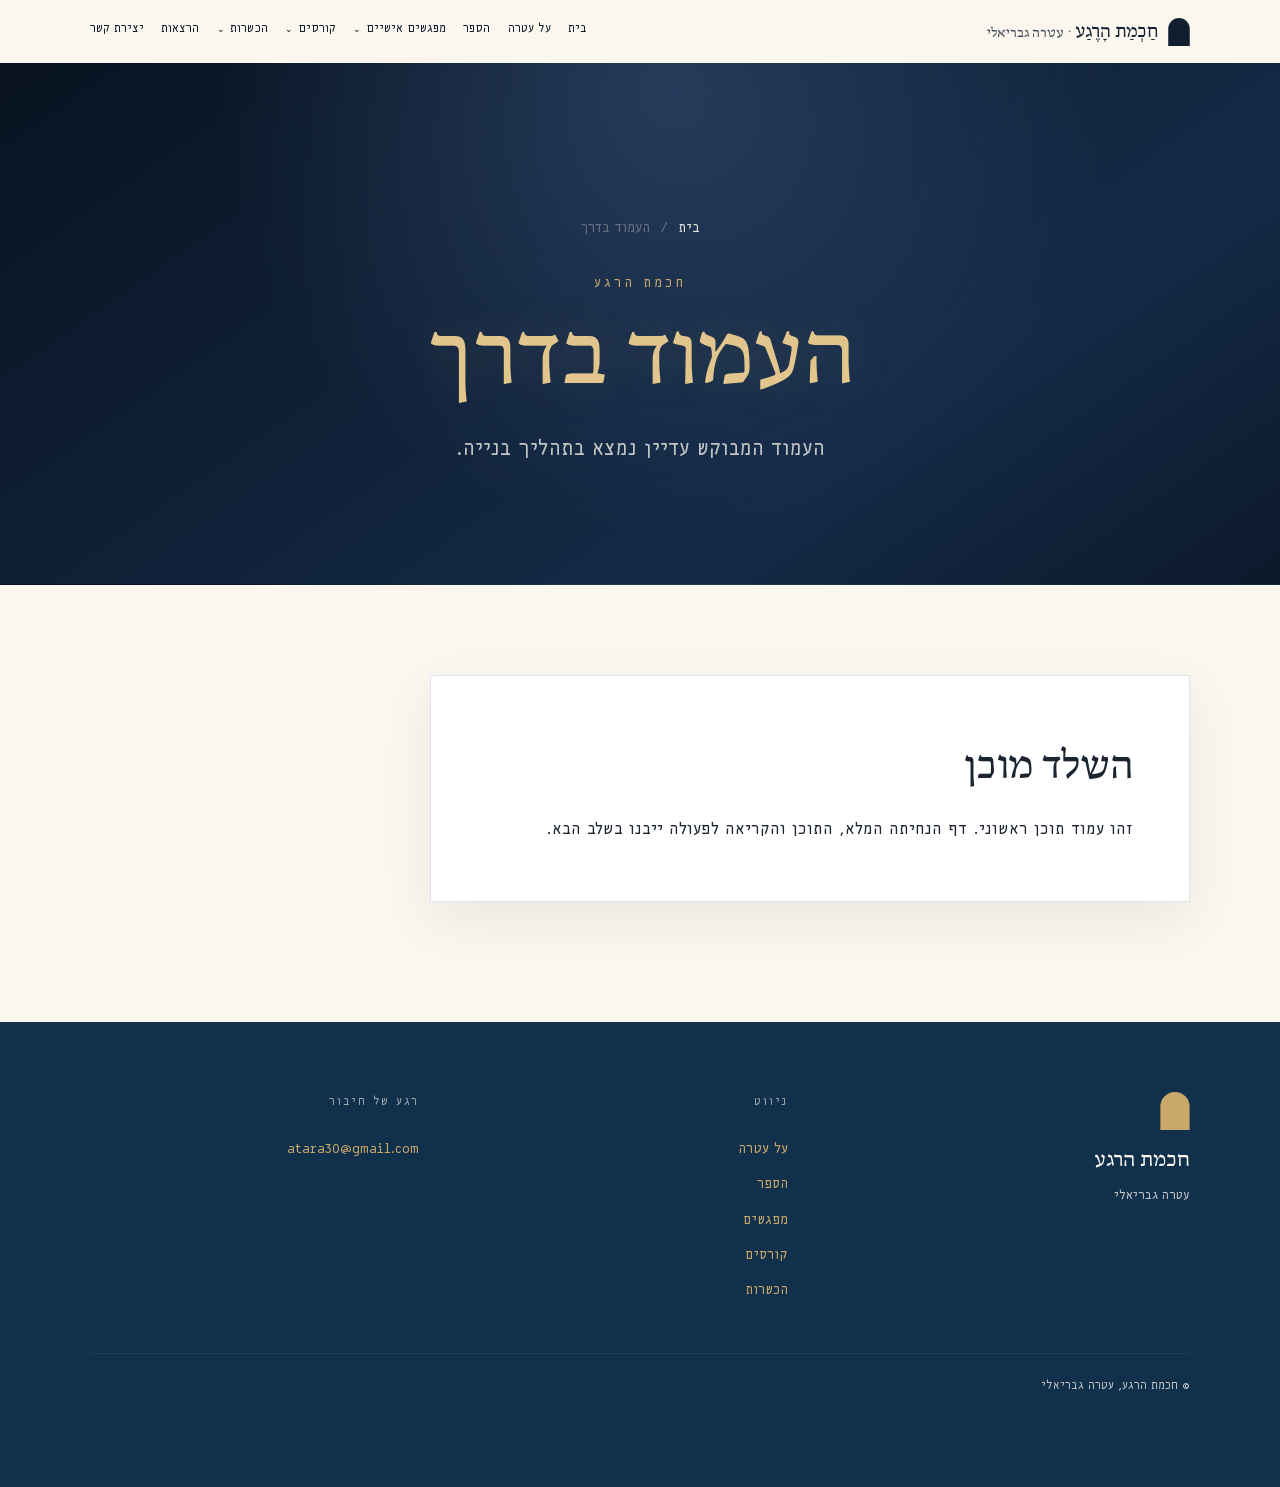
<file: docs/index.html>
<!DOCTYPE html>
<html lang="he" dir="rtl">
<head>
<meta charset="UTF-8">
<meta name="viewport" content="width=device-width, initial-scale=1">
<meta name="robots" content="noindex, nofollow">
<title>חכמת הרגע | עטרה גבריאלי</title>
<meta name="description" content="חכמת הרגע, מכון בהובלת עטרה גבריאלי.">
<link rel="icon" href="assets/img/favicon.svg" type="image/svg+xml">
<link rel="stylesheet" href="assets/css/base.css?v=site-structure-4">
<link rel="stylesheet" href="style.css">
</head>
<body data-concept="2">

<header class="site-header">
  <div class="container site-header-inner">
    <a class="brand" href="/" data-route="/">
      <span class="brand-arch" aria-hidden="true">
        <svg viewBox="0 0 200 260"><path d="M0,260 L0,100 A100,100 0 0 1 200,100 L200,260 Z" fill="currentColor"/></svg>
      </span>
      <span class="brand-text">חַכְמַת הָרֶגַע<span class="brand-sep" aria-hidden="true"> · </span><span class="brand-founder">עטרה גבריאלי</span></span>
    </a>
    <button class="nav-toggle" aria-expanded="false" aria-controls="siteNav" aria-label="פתיחת תפריט">
      <span></span><span></span><span></span>
    </button>
    <nav class="site-nav" id="siteNav" aria-label="ניווט ראשי">
      <a href="/" data-route="/">בית</a>
      <a href="/about" data-route="/about">על עטרה</a>
      <a href="/book" data-route="/book">הספר</a>
      <details class="nav-group"><summary>מפגשים אישיים</summary><div class="nav-submenu">
        <a href="/sessions" data-route="/sessions">כל המפגשים</a><a href="/sessions/behirut" data-route="/sessions/behirut">מקום לבהירות</a><a href="/sessions/tnua" data-route="/sessions/tnua">מקום לתנועה</a>
      </div></details>
      <details class="nav-group"><summary>קורסים</summary><div class="nav-submenu">
        <a href="/courses" data-route="/courses">כל הקורסים</a><a href="/courses/regaim" data-route="/courses/regaim">חיה רגעים</a><a href="/courses/shabbat" data-route="/courses/shabbat">כל השבוע מרגיש כמו שבת</a><a href="/courses/isha-poemet" data-route="/courses/isha-poemet">אישה פועמת</a><a href="/courses/basis-iski" data-route="/courses/basis-iski">בסיס עסקי</a>
      </div></details>
      <details class="nav-group"><summary>הכשרות</summary><div class="nav-submenu">
        <a href="/trainings" data-route="/trainings">כל ההכשרות</a><a href="/trainings/yesh-lach-esek" data-route="/trainings/yesh-lach-esek">יש לך עסק</a><a href="/trainings/tipul-todaati" data-route="/trainings/tipul-todaati">הכשרה לטיפול תודעתי</a>
      </div></details>
      <a href="/lectures" data-route="/lectures">הרצאות</a>
      <a href="/contact" data-route="/contact">יצירת קשר</a>
    </nav>
  </div>
</header>

<main data-home-content>
<header class="hero" id="top">
  <div class="hero-bg-photo" aria-hidden="true">
    <img src="assets/img/atara-hero-bg.jpg" alt="">
    <span class="hero-bg-overlay"></span>
  </div>
  <div class="hero-glow" aria-hidden="true"></div>

  <div class="hero-inner">
    <div class="hero-copy">
      <h1 class="wordmark">הָרֶגַע הַזֶּה חַי, וּבוֹ עֵת</h1>
      <p class="byline">עטרה גבריאלי</p>
      <a class="scroll-cue" href="#about">בואו לגלות עוד על חכמת הרגע<span aria-hidden="true">↓</span></a>
    </div>
  </div>
</header>

<section id="about" class="intro" data-reveal>
  <p class="greeting">נעים מאוד, אני עטרה גבריאלי, מייסדת מכון חכמת הרגע.</p>
  <p>
    דרך הכתיבה, ההוראה והליווי האישי שלי, ודרך הספר "חכמת הרגע", אני מזמינה
    כל אחת ואחד לגלות מחדש את השפה הפנימית של הנוכחות, ללמוד להקשיב לרגע
    כפי שהוא, ולגלות בתוכו את החיות שמחכה להתגלות.
  </p>
  <p>
    העבודה שלי שואבת מתוך אמון עמוק: שיש בכל אחד מאיתנו מערכת פנימית
    שיודעת את הקצב המדויק, ואינה זקוקה לקביים חיצוניים כדי לפעול.
  </p>
</section>

<section class="concept" data-reveal>
  <p class="lede">
    חכמת הרגע היא שפה להבנת מערכת ההפעלה של החיים, שפה שנולדה מתוך הקשבה לכאן ועכשיו,
    להווייה הקיימת בתוכנו גם כשאיננו שמים לב אליה.
  </p>
</section>

<section id="scent" class="scent" data-reveal>
  <div class="scent-arch" aria-hidden="true">
    <svg viewBox="0 0 200 260" preserveAspectRatio="xMidYMax meet">
      <defs>
        <linearGradient id="scentGateFade" x1="0" y1="0" x2="0" y2="1">
          <stop offset="0%" stop-color="#f0dfb8" stop-opacity="0.85"/>
          <stop offset="45%" stop-color="#c9a86a" stop-opacity="0.35"/>
          <stop offset="100%" stop-color="#c9a86a" stop-opacity="0"/>
        </linearGradient>
      </defs>
      <path d="M0,260 L0,100 A100,100 0 0 1 200,100 L200,260 Z" fill="url(#scentGateFade)"/>
    </svg>
  </div>
  <h2>רגע, ריח גן עדן</h2>
  <p>
    ראשי התיבות של המילה "רגע" הם "ריח גן עדן". חוש הריח הוא החוש היחיד
    שלא נפגם, ולכן הוא הנאמן ביותר: הוא לא זקוק להוכחות, הוא פשוט יודע.
    כך גם הרגע: יחידת הזמן שלא נפגמה, זו שיכולה להחזיר אותנו, בכל פעם
    מחדש, אל אותה תחושה של חיבור וחיות.
  </p>
  <p class="pull-quote">"הרגע הוא ריח גן עדן. הוא אינו גן עדן, אבל הוא השובל שלו."</p>
</section>

<section id="programs" class="programs" data-reveal>
  <h2>דרכים להיפגש</h2>
  <!-- תוכן לדוגמה: יש לעדכן עם פרטים מדויקים (תאריכים / מחירים / קישורי הרשמה) -->
  <div class="cards">
    <article class="card"><h3>מפגשים אישיים</h3><p>מרחב אחד על אחד לבהירות או לתנועה, בהתאם למה שחי ומבקש מקום עכשיו.</p><a href="/sessions" data-route="/sessions">לכל המפגשים</a></article>
    <article class="card"><h3>קורסים</h3><p>תהליכים קבוצתיים ללימוד, לתרגול ולהעמקה בשפת חכמת הרגע בתוך החיים.</p><a href="/courses" data-route="/courses">לכל הקורסים</a></article>
    <article class="card"><h3>הכשרות מקצועיות</h3><p>מסלולי עומק למלוות ולמטפלות שמבקשות להפוך את השפה לכלי מקצועי.</p><a href="/trainings" data-route="/trainings">לכל ההכשרות</a></article>
  </div>
</section>

<section id="book" class="book" data-reveal>
  <div class="book-3d-wrap">
    <div class="book-3d">
      <span class="book-spine" aria-hidden="true">חכמת הרגע · עטרה גבריאלי</span>
      <img src="assets/img/book-cover.jpg" alt="עטיפת הספר חכמת הרגע" class="book-cover">
    </div>
  </div>
  <div class="book-text">
    <h2>הספר חכמת הרגע</h2>
    <p>
      חכמת הרגע היא שפה להבנת מערכת ההפעלה של החיים. היא נולדה מתוך הקשבה
      לכאן ועכשיו, להווייתנו הקיימת מבלי שנשים לב אליה.
    </p>
    <a class="cta" href="#contact">לפרטים על הספר</a>
  </div>
</section>

<section id="contact" class="contact" data-reveal>
  <h2>מוזמנים ליצור קשר או להצטרף לקבוצת הוואטסאפ של חכמת הרגע</h2>
  <div class="contact-actions">
    <a class="cta cta-gold" href="#">להצטרפות לקבוצת הוואטסאפ</a>
    <a class="cta cta-outline" href="#">הצטרפו לניוזלטר של חכמת הרגע</a>
  </div>
  <a class="contact-email" href="mailto:atara30@gmail.com">atara30@gmail.com</a>
  <!-- מקום לעדכון: קישור אמיתי לקבוצת הוואטסאפ ולטופס ההרשמה לניוזלטר -->
</section>

</main>

<footer class="site-footer">
  <div class="container footer-top">
    <div class="footer-brand">
      <span class="brand-arch" aria-hidden="true">
        <svg viewBox="0 0 200 260"><path d="M0,260 L0,100 A100,100 0 0 1 200,100 L200,260 Z" fill="currentColor"/></svg>
      </span>
      <p class="footer-wordmark">חכמת הרגע</p>
      <p class="footer-tagline">עטרה גבריאלי</p>
    </div>
    <nav class="footer-nav" aria-label="ניווט בפוטר">
      <p class="footer-col-title">ניווט</p>
      <a href="/about" data-route="/about">על עטרה</a><a href="/book" data-route="/book">הספר</a><a href="/sessions" data-route="/sessions">מפגשים</a><a href="/courses" data-route="/courses">קורסים</a><a href="/trainings" data-route="/trainings">הכשרות</a>
    </nav>
    <div class="footer-contact">
      <p class="footer-col-title">רגע של חיבור</p>
      <a href="mailto:atara30@gmail.com">atara30@gmail.com</a>
      <!-- מקום לעדכון: טלפון / וואטסאפ / קישורי רשת חברתית אמיתיים -->
    </div>
  </div>
  <div class="footer-bottom">
    <p>© חכמת הרגע, עטרה גבריאלי</p>
  </div>
</footer>

<script src="assets/js/reveal.js"></script>
<script src="assets/js/nav.js?v=site-structure-7"></script>
<script src="assets/js/tilt.js"></script>
</body>
</html>
</file>
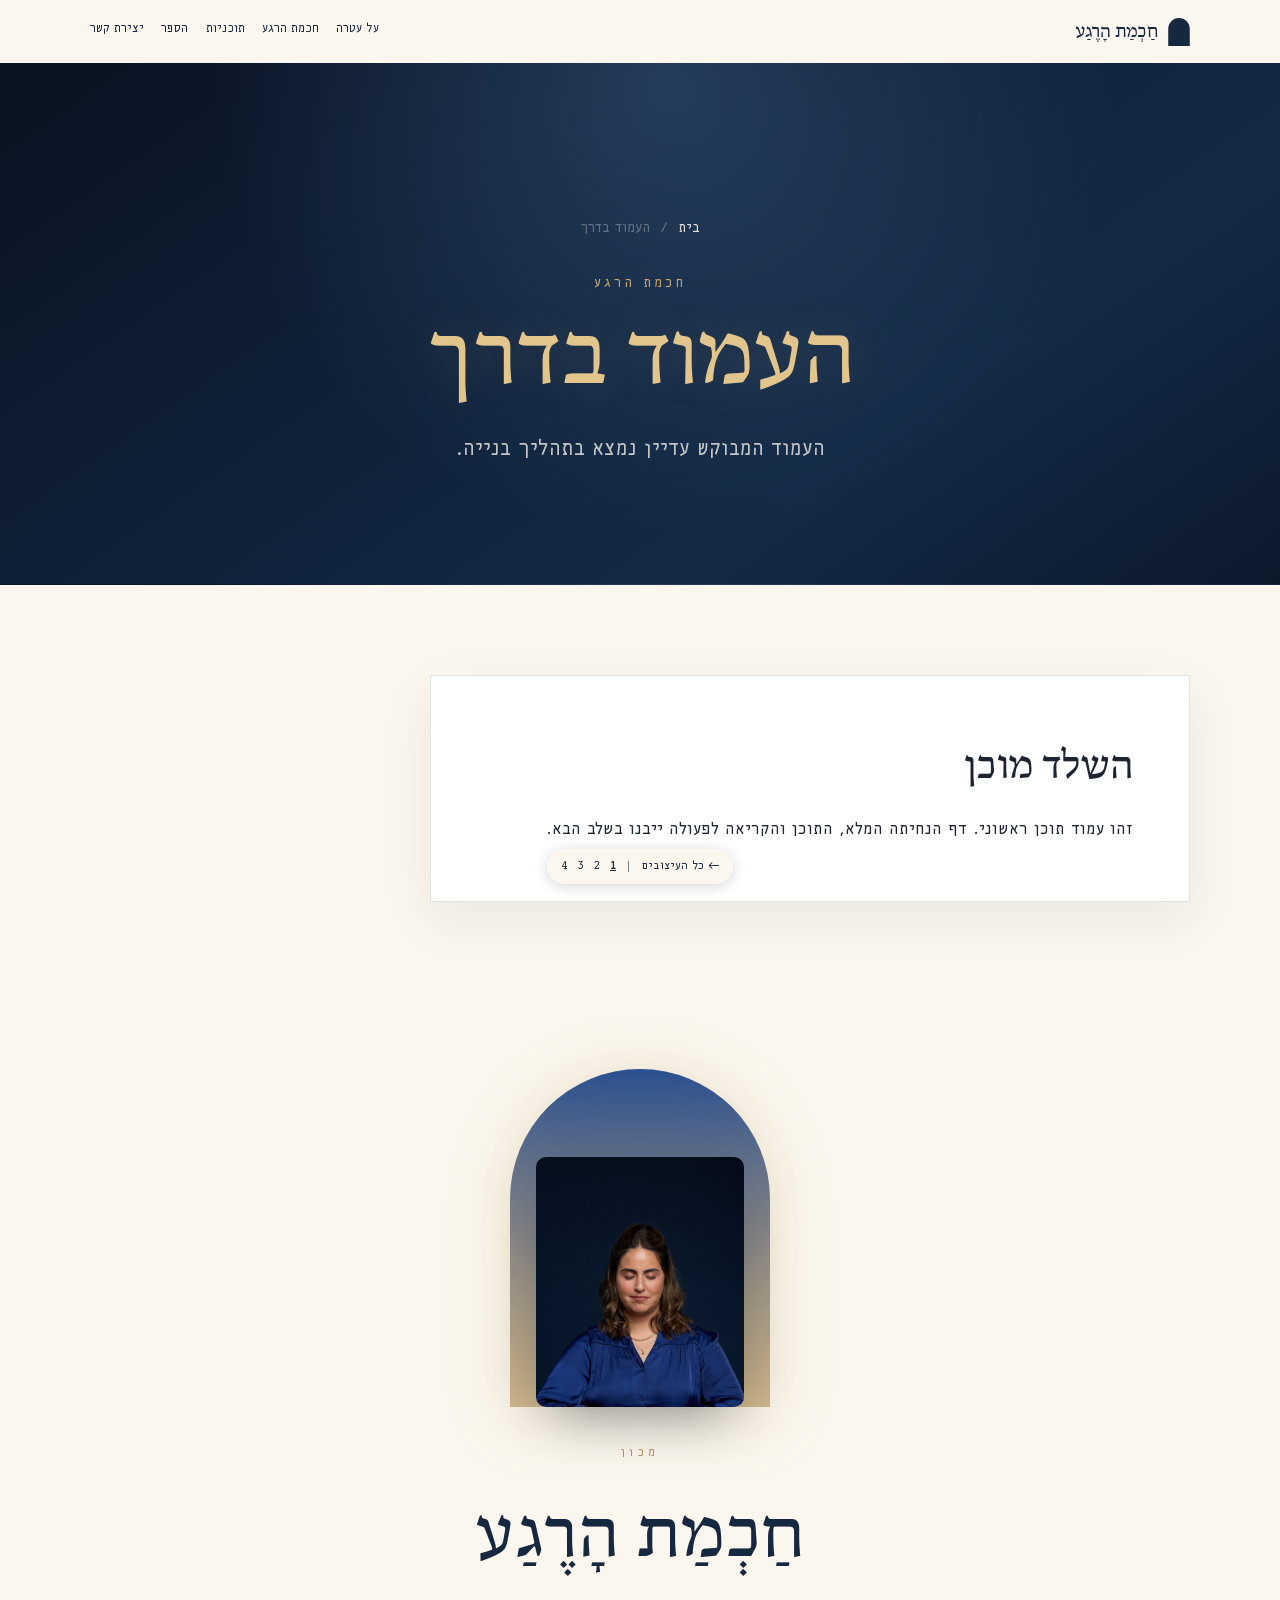
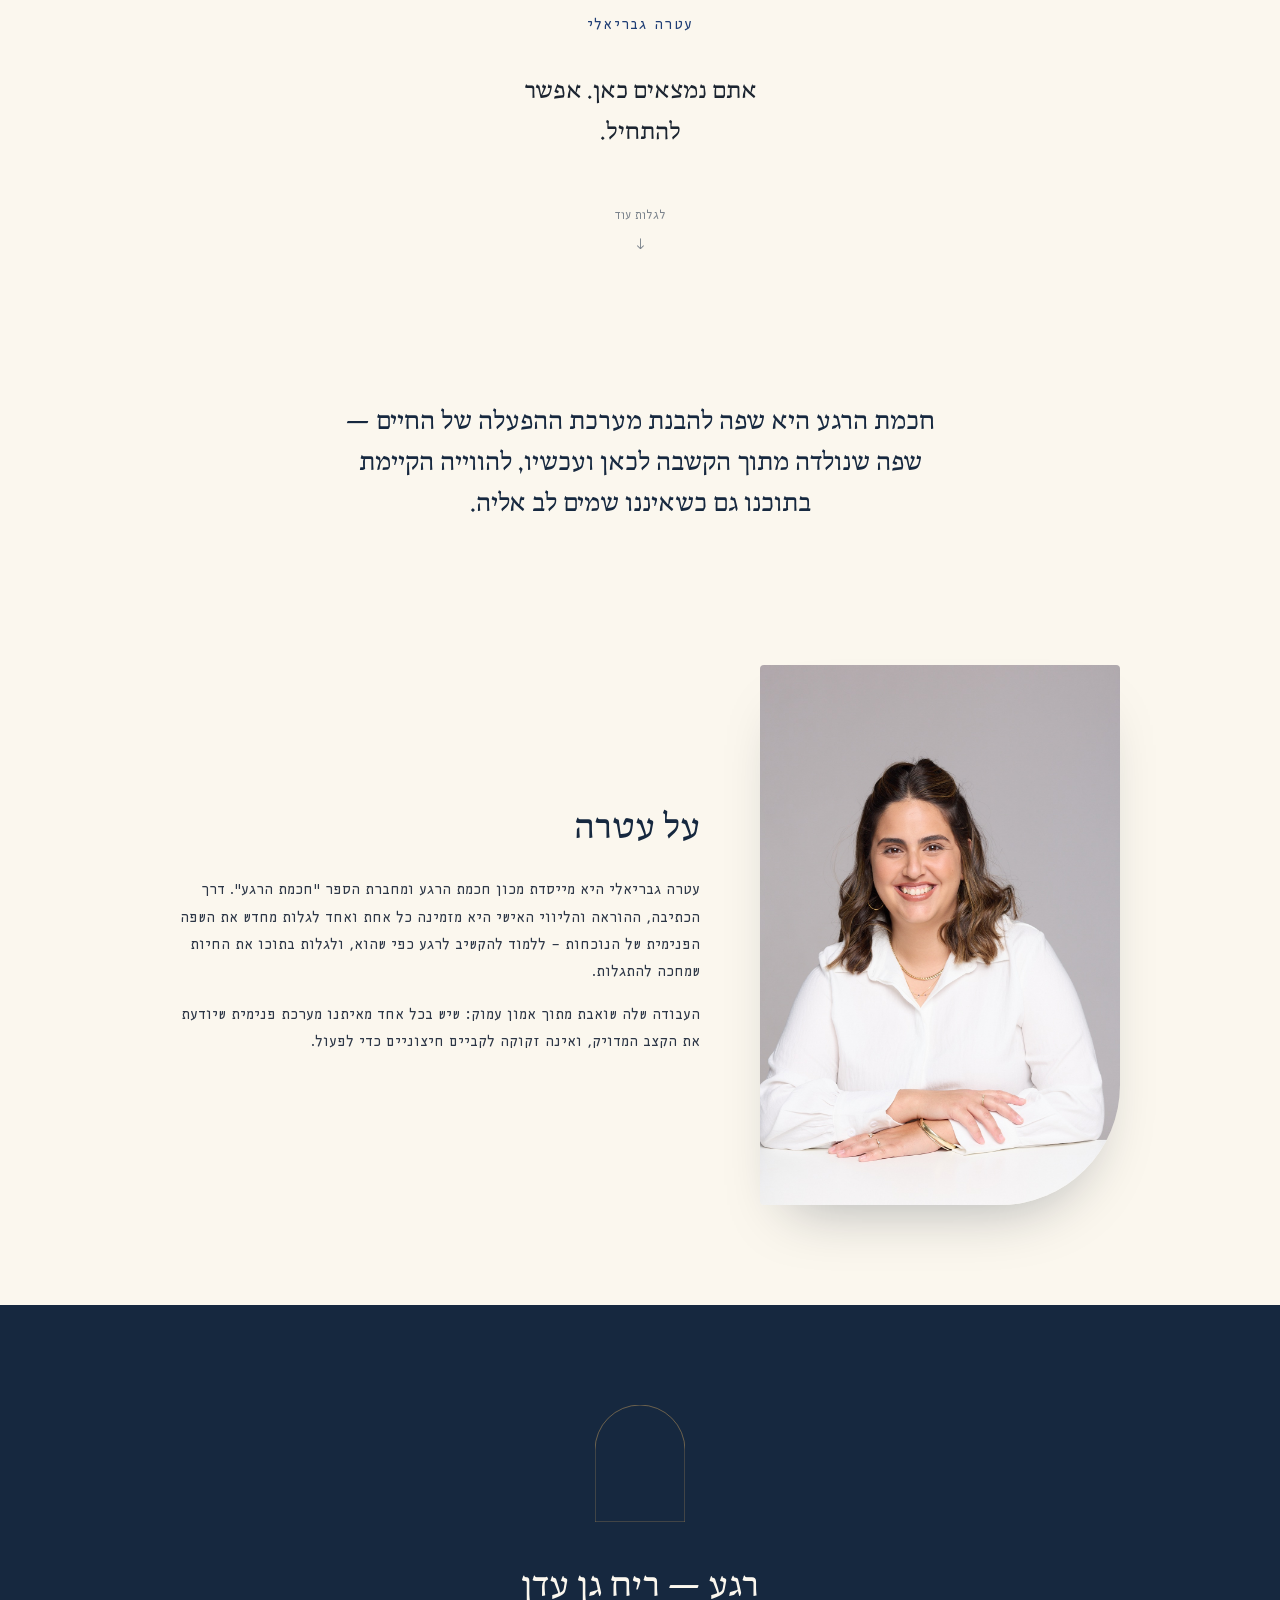
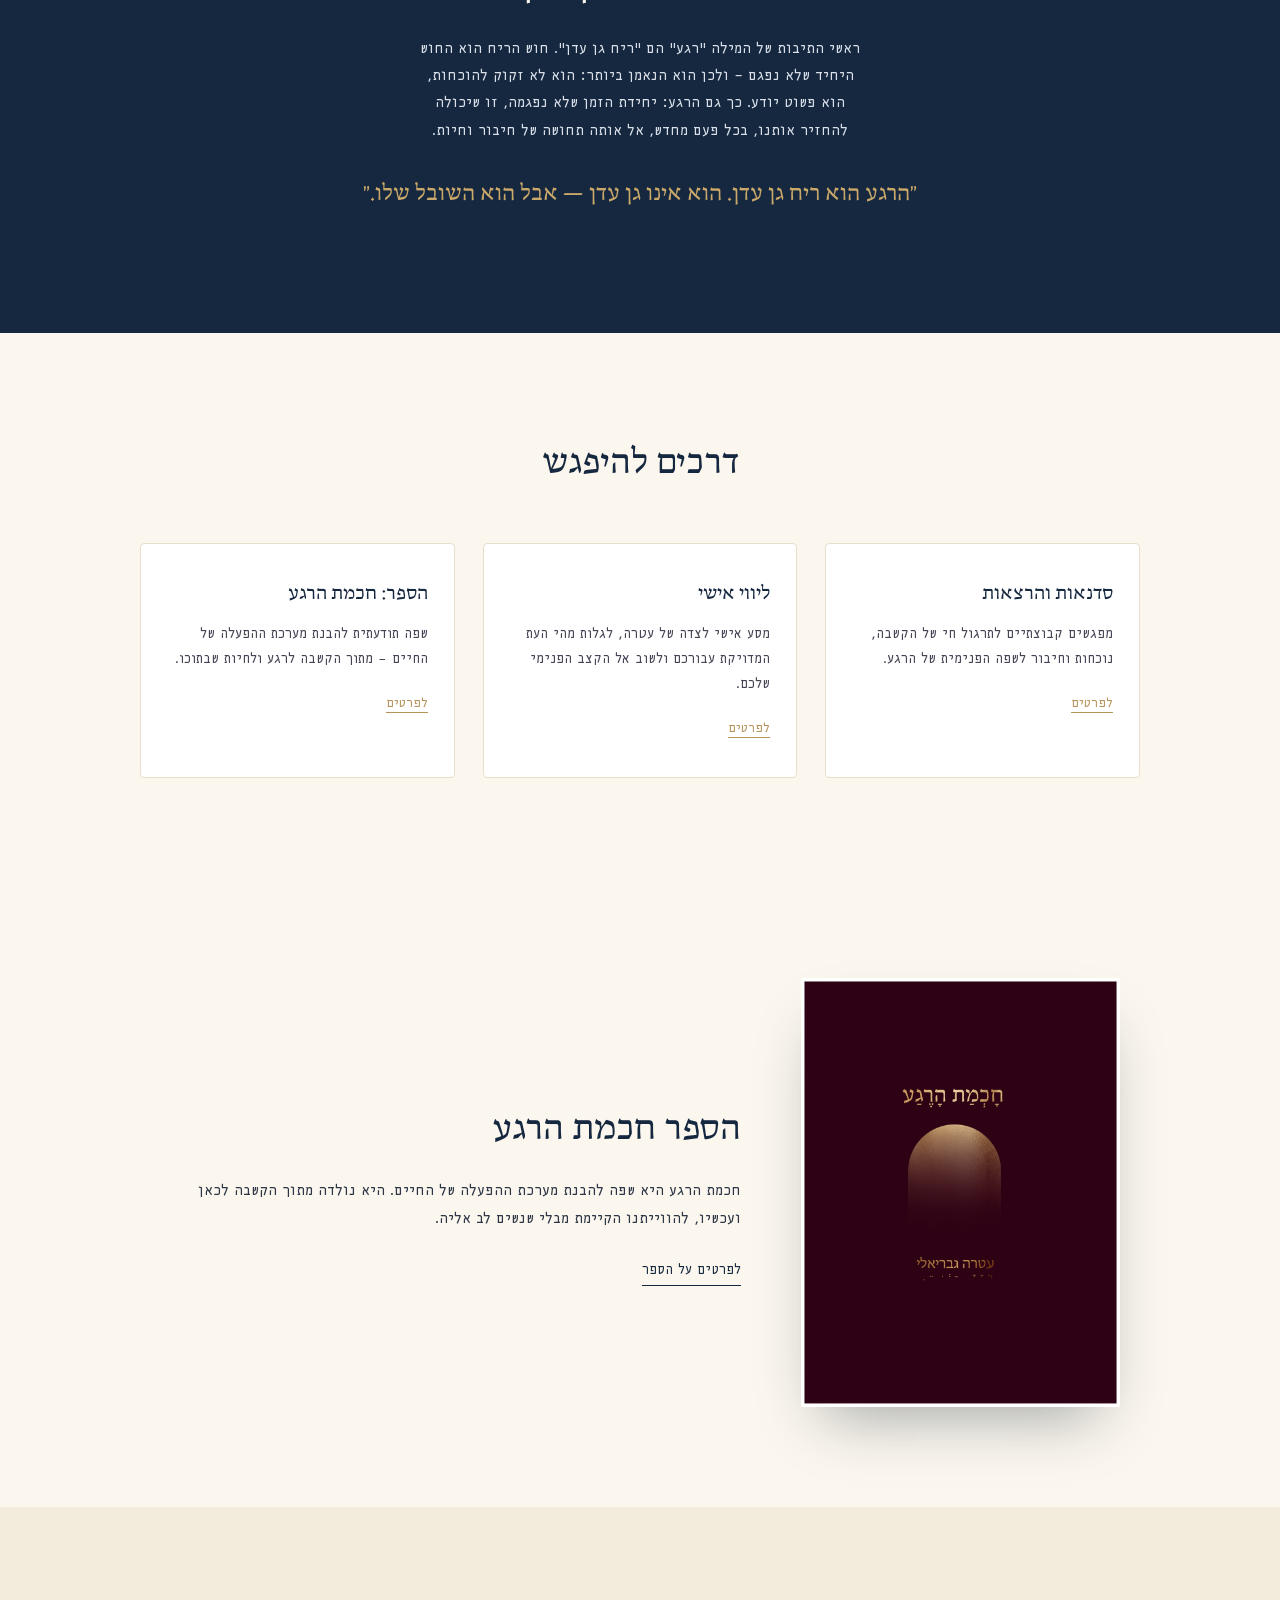
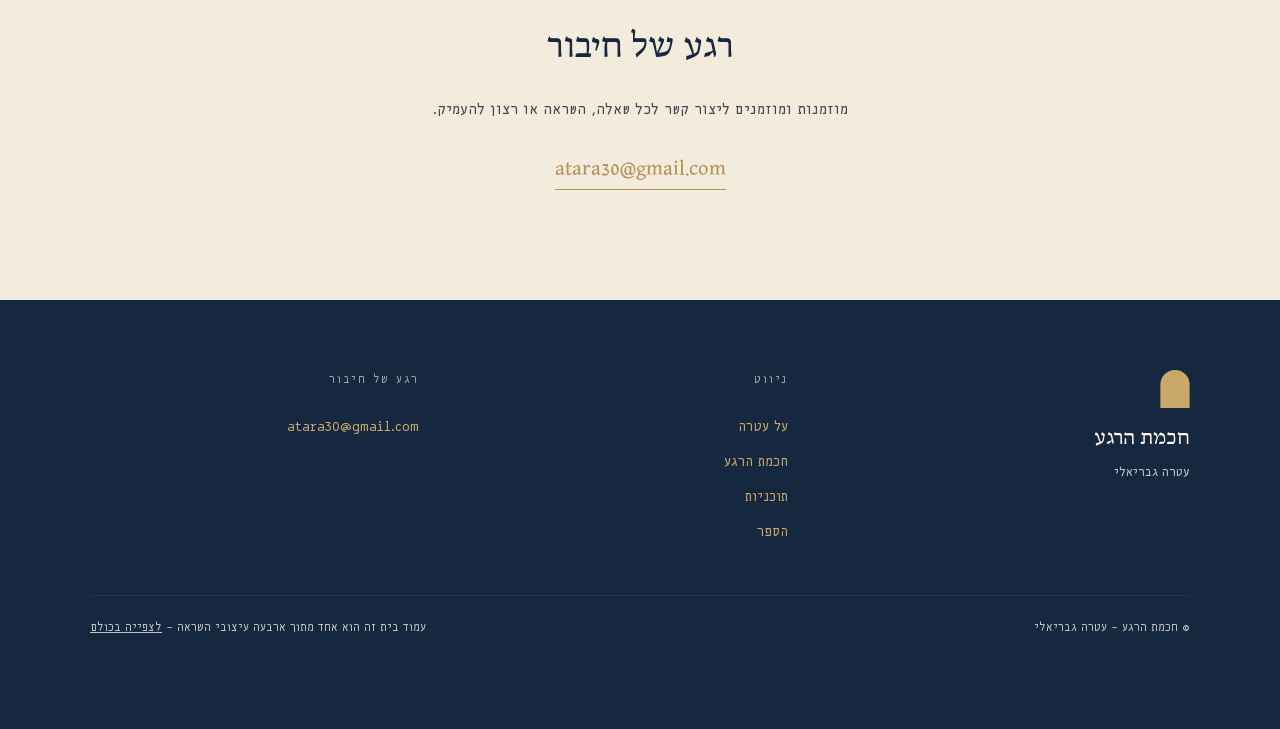
<file: docs/designs/1-shaar/index.html>
<!DOCTYPE html>
<html lang="he" dir="rtl">
<head>
<meta charset="UTF-8">
<meta name="viewport" content="width=device-width, initial-scale=1">
<title>חכמת הרגע — עטרה גבריאלי | עיצוב 1: שער</title>
<meta name="description" content="חכמת הרגע — מכון בהובלת עטרה גבריאלי. עיצוב השראה 1: שער.">
<link rel="stylesheet" href="../../assets/css/base.css">
<link rel="stylesheet" href="style.css">
</head>
<body>

<nav class="concept-nav" aria-label="ניווט בין עיצובי ההשראה">
  <a href="../../index.html">← כל העיצובים</a>
  <span>|</span>
  <a href="../1-shaar/index.html" class="current" aria-current="page">1</a>
  <a href="../2-rega-kachol/index.html">2</a>
  <a href="../3-or-bahir/index.html">3</a>
  <a href="../4-tnua/index.html">4</a>
</nav>

<header class="site-header">
  <div class="container site-header-inner">
    <a class="brand" href="#top">
      <span class="brand-arch" aria-hidden="true">
        <svg viewBox="0 0 200 260"><path d="M0,260 L0,100 A100,100 0 0 1 200,100 L200,260 Z" fill="currentColor"/></svg>
      </span>
      <span class="brand-text">חַכְמַת הָרֶגַע</span>
    </a>
    <button class="nav-toggle" aria-expanded="false" aria-controls="siteNav" aria-label="פתיחת תפריט">
      <span></span><span></span><span></span>
    </button>
    <nav class="site-nav" id="siteNav" aria-label="ניווט ראשי">
      <a href="#about">על עטרה</a>
      <a href="#scent">חכמת הרגע</a>
      <a href="#programs">תוכניות</a>
      <a href="#book">הספר</a>
      <a href="#contact">יצירת קשר</a>
    </nav>
  </div>
</header>

<header class="hero" id="top">
  <div class="hero-visual">
    <div class="hero-arch-glow" aria-hidden="true">
      <svg viewBox="0 0 200 260" preserveAspectRatio="xMidYMax meet">
        <defs>
          <linearGradient id="archGrad" x1="0" y1="0" x2="0" y2="1">
            <stop offset="0%" stop-color="#2A4F8F"/>
            <stop offset="100%" stop-color="#B6935A" stop-opacity="0.65"/>
          </linearGradient>
        </defs>
        <path d="M0,260 L0,100 A100,100 0 0 1 200,100 L200,260 Z" fill="url(#archGrad)"/>
      </svg>
    </div>
    <img src="../../assets/img/atara-navy-eyes-closed.jpg" alt="עטרה גבריאלי" class="hero-photo">
  </div>

  <p class="eyebrow">מכון</p>
  <h1 class="wordmark">חַכְמַת הָרֶגַע</h1>
  <p class="byline">עטרה גבריאלי</p>
  <p class="tagline">אתם נמצאים כאן. אפשר להתחיל.</p>

  <a class="scroll-cue" href="#about">לגלות עוד<span aria-hidden="true">↓</span></a>
</header>

<section class="intro" data-reveal>
  <p class="lede">
    חכמת הרגע היא שפה להבנת מערכת ההפעלה של החיים — שפה שנולדה מתוך הקשבה לכאן ועכשיו,
    להווייה הקיימת בתוכנו גם כשאיננו שמים לב אליה.
  </p>
</section>

<section id="about" class="about" data-reveal>
  <div class="about-media">
    <img src="../../assets/img/atara-grey-front-smile.jpg" alt="עטרה גבריאלי מחייכת">
  </div>
  <div class="about-text">
    <h2>על עטרה</h2>
    <p>
      עטרה גבריאלי היא מייסדת מכון חכמת הרגע ומחברת הספר "חכמת הרגע".
      דרך הכתיבה, ההוראה והליווי האישי היא מזמינה כל אחת ואחד לגלות מחדש
      את השפה הפנימית של הנוכחות — ללמוד להקשיב לרגע כפי שהוא, ולגלות
      בתוכו את החיות שמחכה להתגלות.
    </p>
    <p>
      העבודה שלה שואבת מתוך אמון עמוק: שיש בכל אחד מאיתנו מערכת פנימית
      שיודעת את הקצב המדויק, ואינה זקוקה לקביים חיצוניים כדי לפעול.
    </p>
  </div>
</section>

<section id="scent" class="scent" data-reveal>
  <div class="scent-arch" aria-hidden="true">
    <svg viewBox="0 0 200 260" preserveAspectRatio="xMidYMax meet">
      <path d="M0,260 L0,100 A100,100 0 0 1 200,100 L200,260 Z" fill="none" stroke="#B6935A" stroke-width="1.5"/>
    </svg>
  </div>
  <h2>רגע — ריח גן עדן</h2>
  <p>
    ראשי התיבות של המילה "רגע" הם "ריח גן עדן". חוש הריח הוא החוש היחיד
    שלא נפגם — ולכן הוא הנאמן ביותר: הוא לא זקוק להוכחות, הוא פשוט יודע.
    כך גם הרגע: יחידת הזמן שלא נפגמה, זו שיכולה להחזיר אותנו, בכל פעם
    מחדש, אל אותה תחושה של חיבור וחיות.
  </p>
  <p class="pull-quote">"הרגע הוא ריח גן עדן. הוא אינו גן עדן — אבל הוא השובל שלו."</p>
</section>

<section id="programs" class="programs" data-reveal>
  <h2>דרכים להיפגש</h2>
  <!-- תוכן לדוגמה: יש לעדכן עם פרטים מדויקים (תאריכים / מחירים / קישורי הרשמה) -->
  <div class="cards">
    <article class="card">
      <h3>סדנאות והרצאות</h3>
      <p>מפגשים קבוצתיים לתרגול חי של הקשבה, נוכחות וחיבור לשפה הפנימית של הרגע.</p>
      <a href="#contact">לפרטים</a>
    </article>
    <article class="card">
      <h3>ליווי אישי</h3>
      <p>מסע אישי לצדה של עטרה, לגלות מהי העת המדויקת עבורכם ולשוב אל הקצב הפנימי שלכם.</p>
      <a href="#contact">לפרטים</a>
    </article>
    <article class="card">
      <h3>הספר: חכמת הרגע</h3>
      <p>שפה תודעתית להבנת מערכת ההפעלה של החיים — מתוך הקשבה לרגע ולחיות שבתוכו.</p>
      <a href="#book">לפרטים</a>
    </article>
  </div>
</section>

<section id="book" class="book" data-reveal>
  <img src="../../assets/img/book-cover.jpg" alt="עטיפת הספר חכמת הרגע" class="book-cover">
  <div class="book-text">
    <h2>הספר חכמת הרגע</h2>
    <p>
      חכמת הרגע היא שפה להבנת מערכת ההפעלה של החיים. היא נולדה מתוך הקשבה
      לכאן ועכשיו, להווייתנו הקיימת מבלי שנשים לב אליה.
    </p>
    <a class="cta" href="#contact">לפרטים על הספר</a>
  </div>
</section>

<section id="contact" class="contact" data-reveal>
  <h2>רגע של חיבור</h2>
  <p>מוזמנות ומוזמנים ליצור קשר לכל שאלה, השראה או רצון להעמיק.</p>
  <a class="cta cta-gold" href="mailto:atara30@gmail.com">atara30@gmail.com</a>
</section>

<footer class="site-footer">
  <div class="container footer-top">
    <div class="footer-brand">
      <span class="brand-arch" aria-hidden="true">
        <svg viewBox="0 0 200 260"><path d="M0,260 L0,100 A100,100 0 0 1 200,100 L200,260 Z" fill="currentColor"/></svg>
      </span>
      <p class="footer-wordmark">חכמת הרגע</p>
      <p class="footer-tagline">עטרה גבריאלי</p>
    </div>
    <nav class="footer-nav" aria-label="ניווט בפוטר">
      <p class="footer-col-title">ניווט</p>
      <a href="#about">על עטרה</a>
      <a href="#scent">חכמת הרגע</a>
      <a href="#programs">תוכניות</a>
      <a href="#book">הספר</a>
    </nav>
    <div class="footer-contact">
      <p class="footer-col-title">רגע של חיבור</p>
      <a href="mailto:atara30@gmail.com">atara30@gmail.com</a>
      <!-- מקום לעדכון: טלפון / וואטסאפ / קישורי רשת חברתית אמיתיים -->
    </div>
  </div>
  <div class="footer-bottom">
    <p>© חכמת הרגע — עטרה גבריאלי</p>
    <p class="footer-note">עמוד בית זה הוא אחד מתוך ארבעה עיצובי השראה — <a href="../../index.html">לצפייה בכולם</a></p>
  </div>
</footer>

<script src="../../assets/js/reveal.js"></script>
<script src="../../assets/js/nav.js"></script>
</body>
</html>
</file>
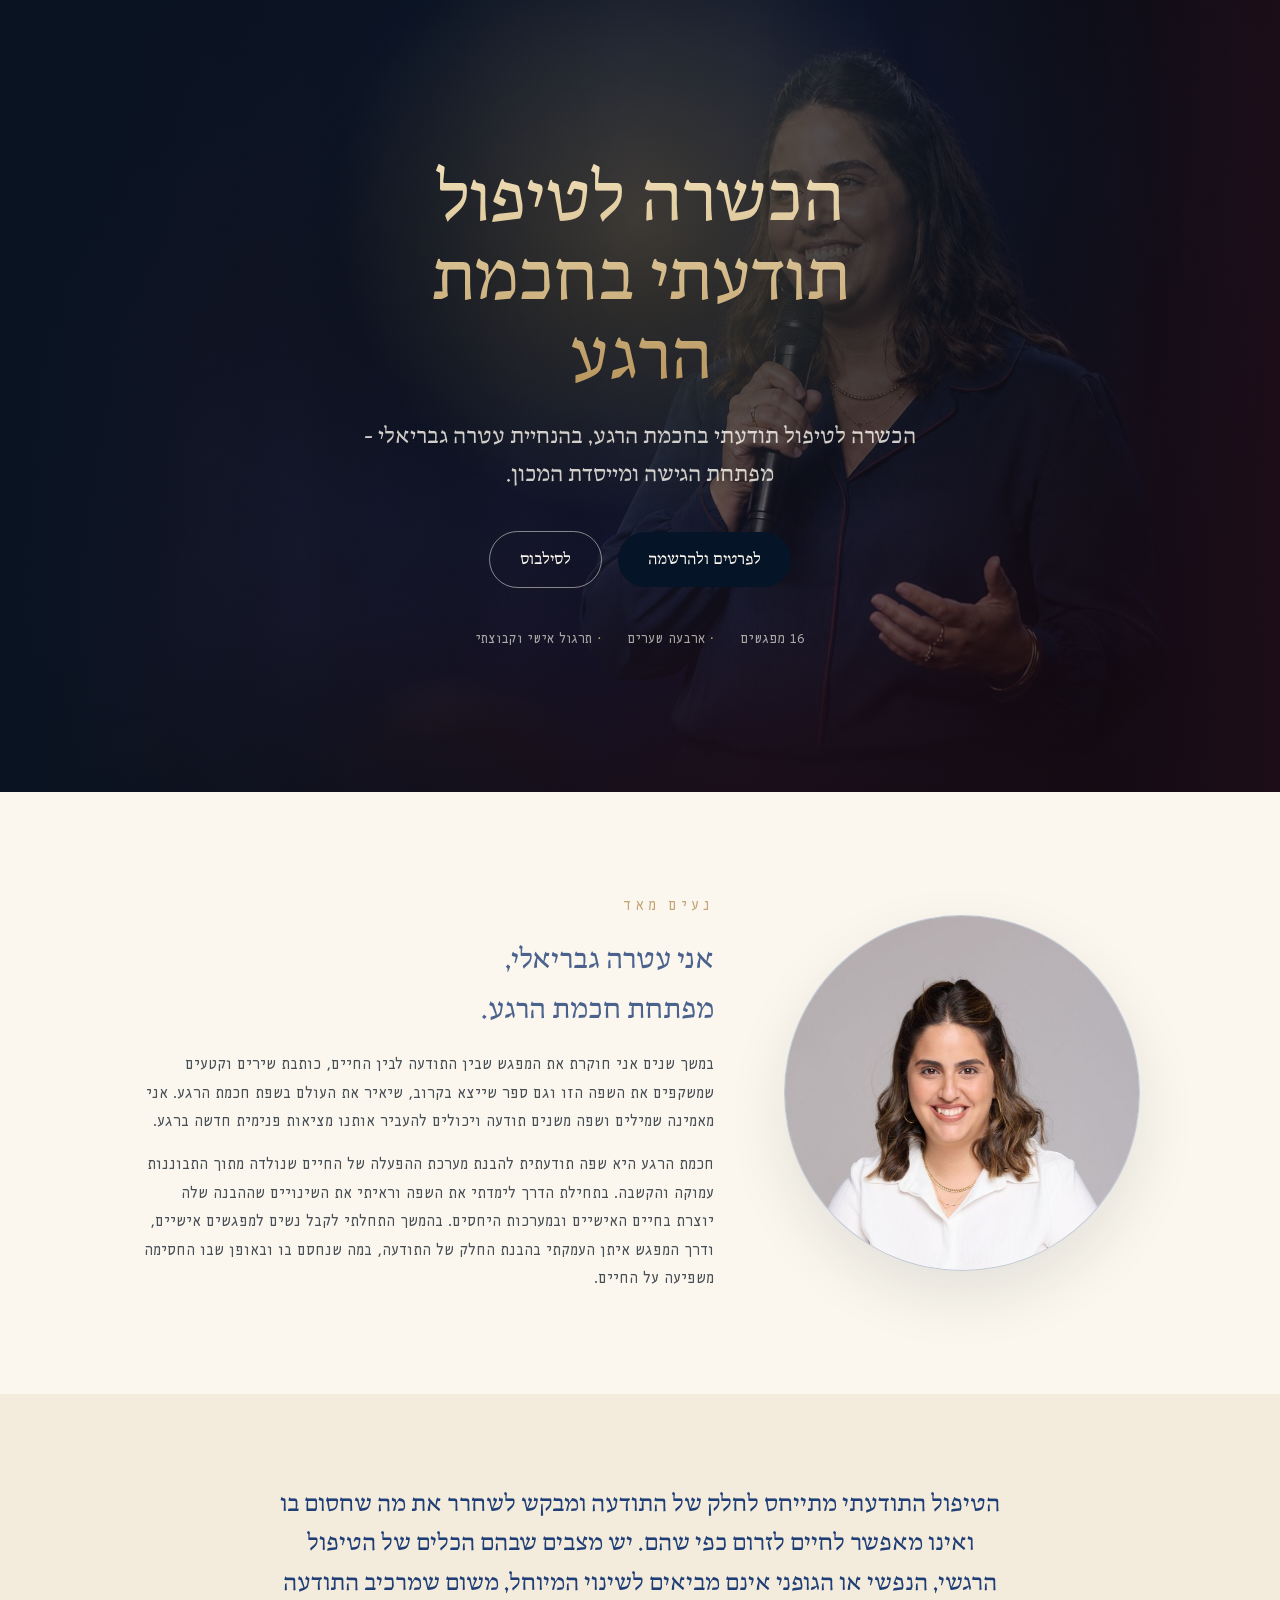
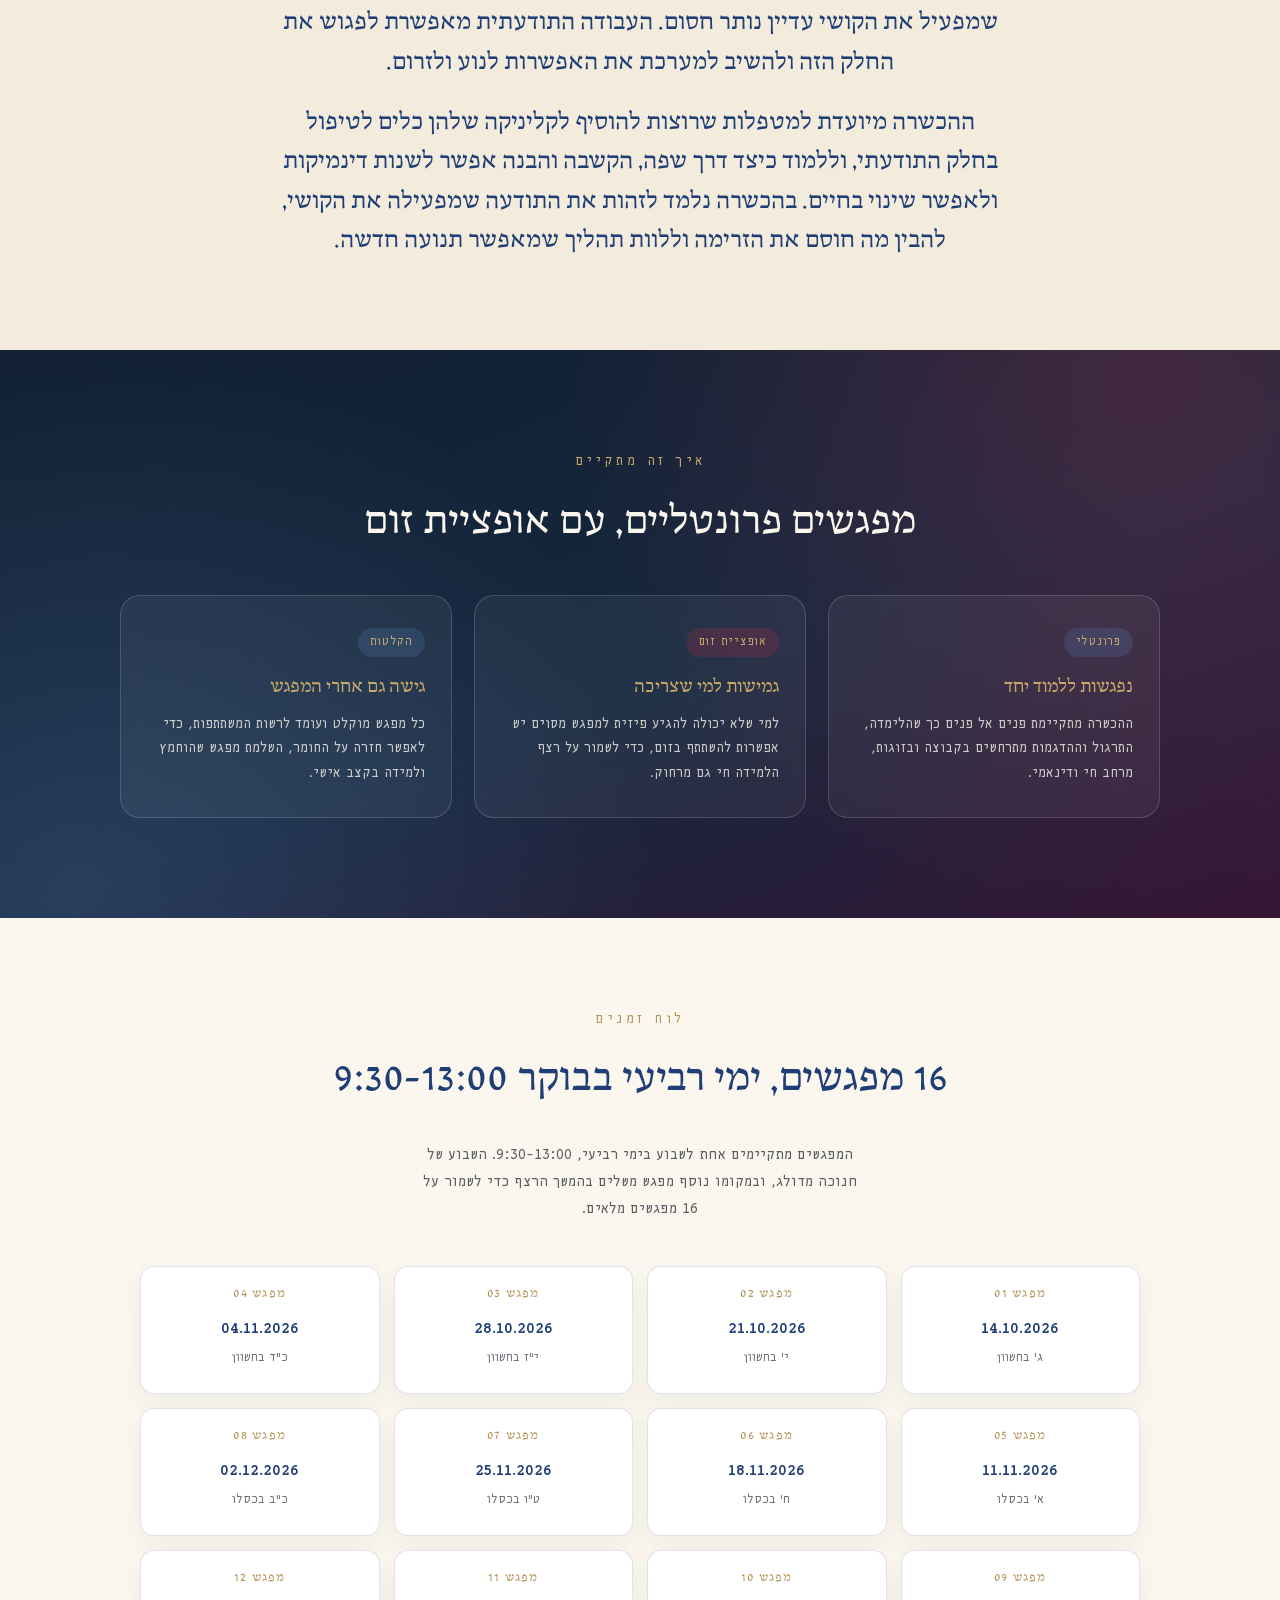
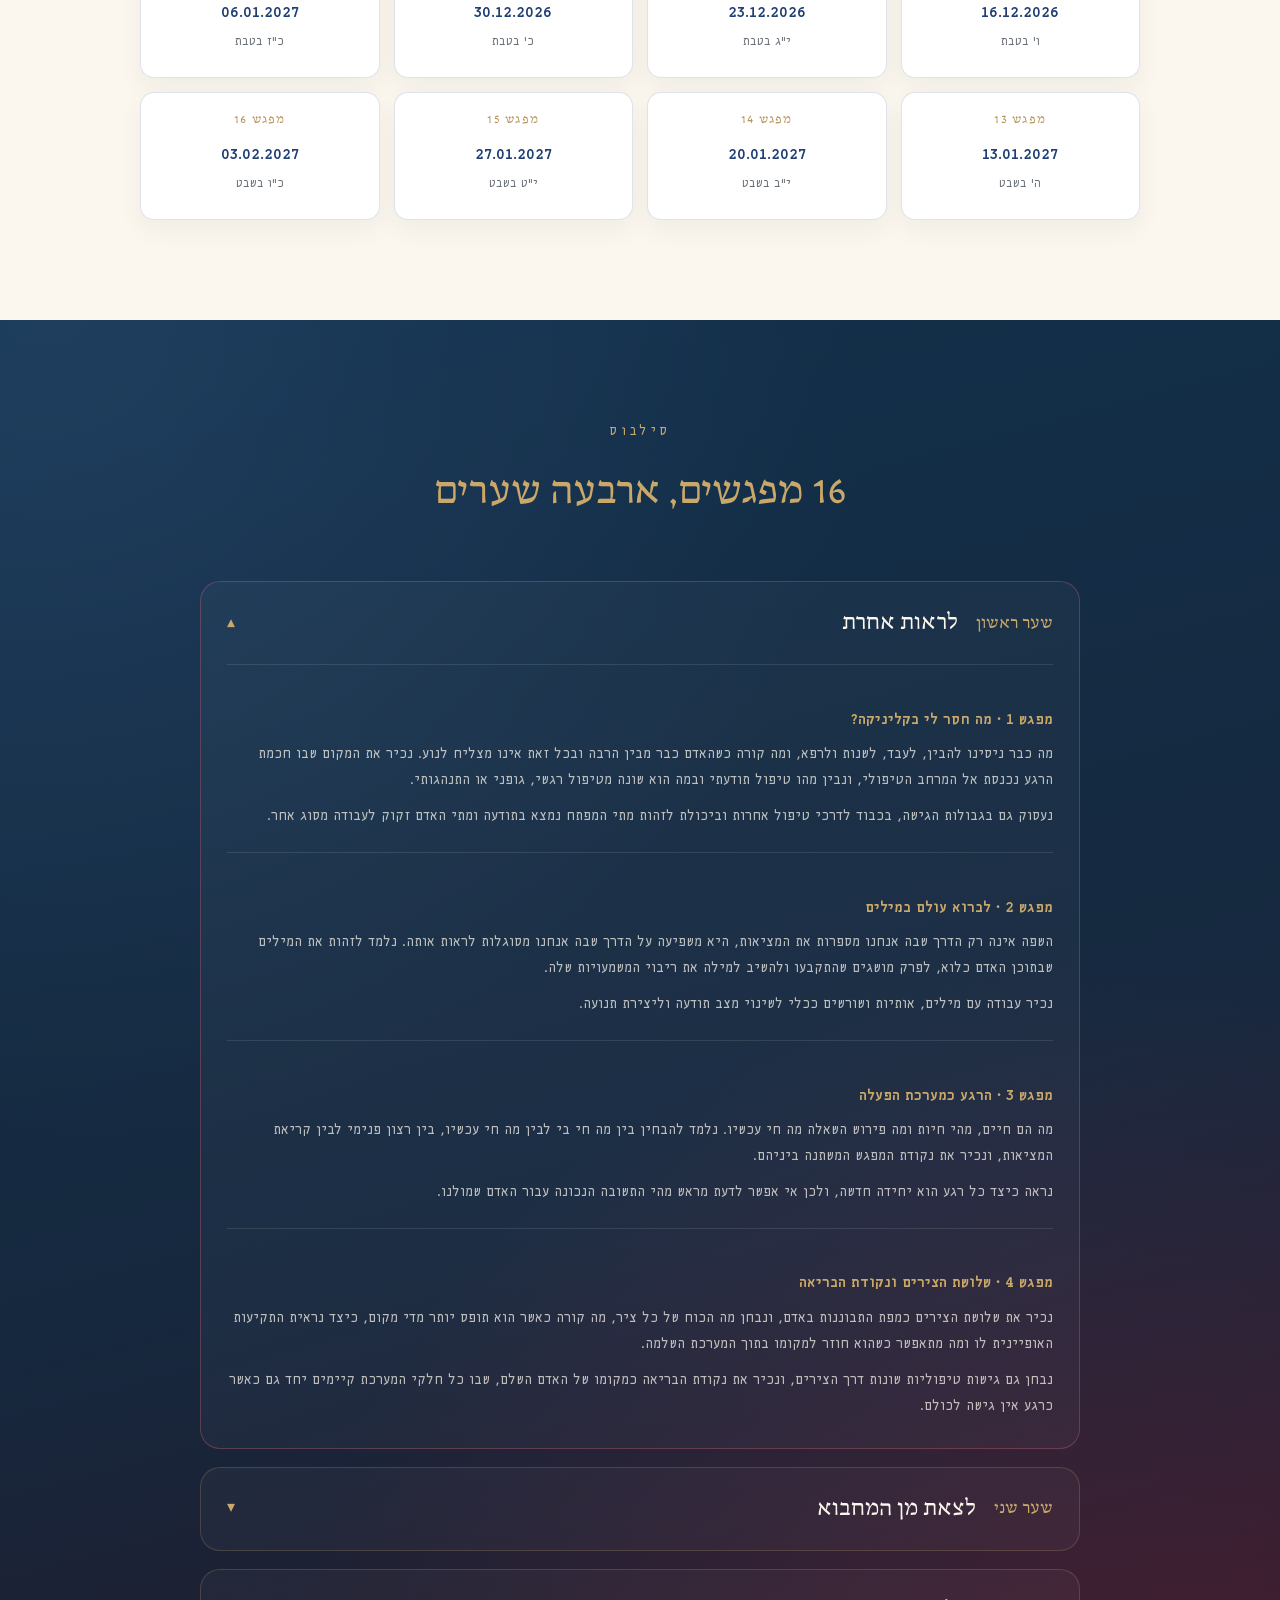
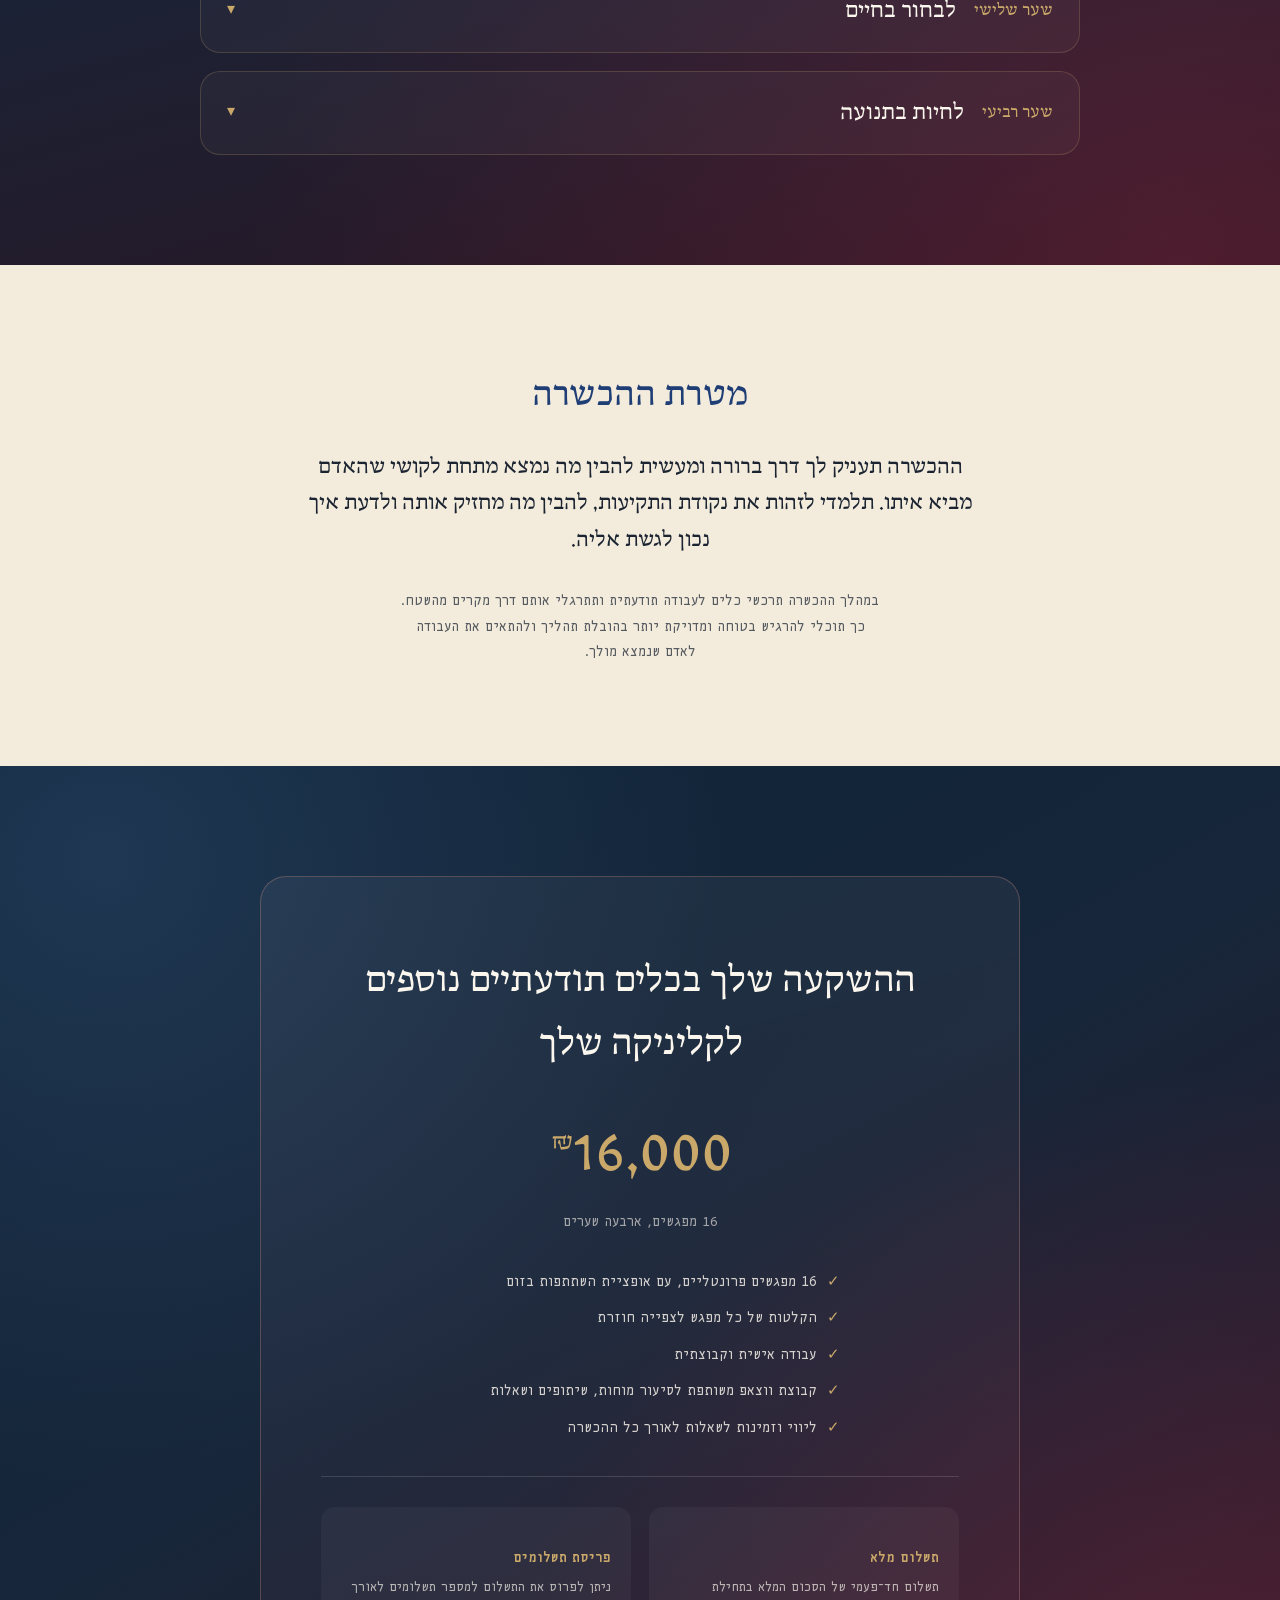
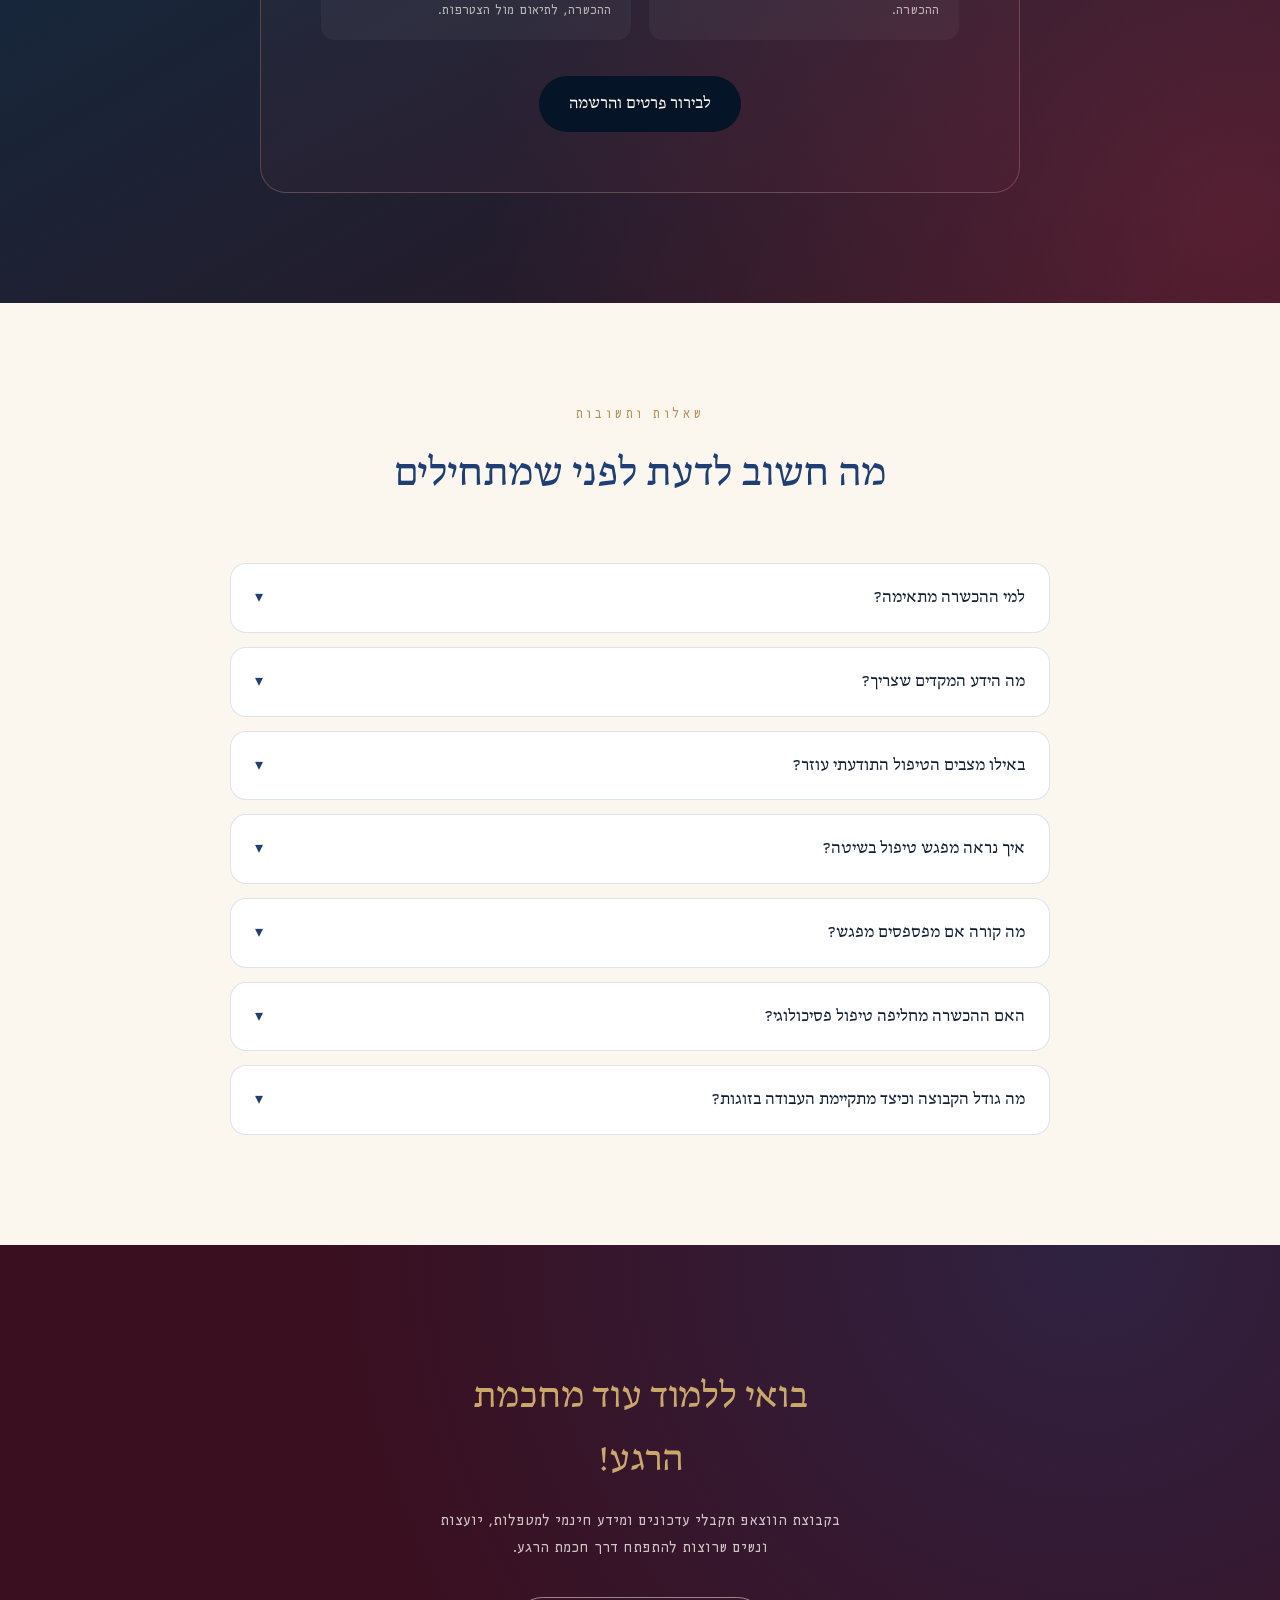
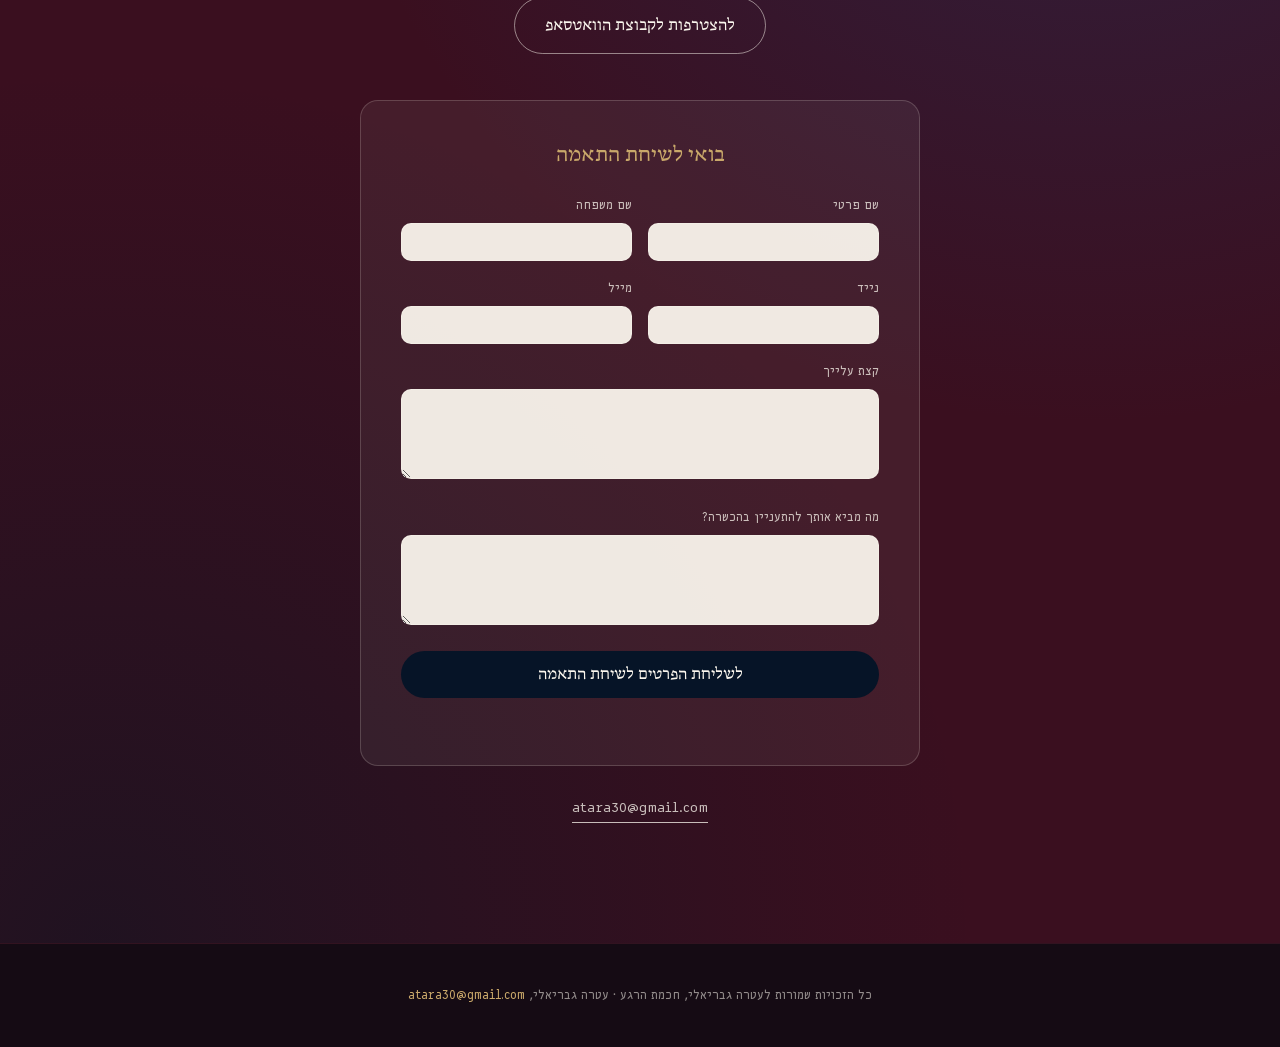
<file: docs/tipul-todaati.html>
<!DOCTYPE html>
<html lang="he" dir="rtl">
<head>
<meta charset="UTF-8">
<meta name="viewport" content="width=device-width, initial-scale=1">
<meta name="robots" content="noindex, nofollow">
<title>הכשרה לטיפול תודעתי בחכמת הרגע, עטרה גבריאלי</title>
<meta name="description" content="הכשרה מקצועית לטיפול תודעתי בחכמת הרגע, בהנחיית עטרה גבריאלי - מפתחת הגישה ומייסדת המכון.">
<link rel="icon" href="assets/img/favicon.svg" type="image/svg+xml">
<link rel="stylesheet" href="assets/css/base.css?v=site-structure-4">
<link rel="stylesheet" href="style.css">
<style>
  /* ===== דף נחיתה: הכשרה לטיפול תודעתי, בלי סרגל ניווט ===== */
  .landing-hero {
    position: relative;
    min-height: 88svh;
    display: grid;
    place-items: center;
    text-align: center;
    overflow: hidden;
    padding: 90px 20px 70px;
    color: var(--cream);
    background:
      radial-gradient(circle at 52% 4%, rgba(85, 121, 174, 0.34), transparent 30rem),
      radial-gradient(circle at 12% 96%, rgba(154, 46, 74, 0.4), transparent 46%),
      linear-gradient(155deg, #091321 0%, #142a47 48%, #2a1220 82%, #1c0d18 100%);
  }

  .landing-hero-bg {
    position: absolute;
    inset: 0;
    z-index: 0;
    overflow: hidden;
  }

  .landing-hero-bg img {
    display: block;
    width: 100%;
    height: 100%;
    object-fit: cover;
    object-position: 88% 10%;
    opacity: 0.55;
    filter: saturate(0.85);
  }

  .landing-hero-bg::after {
    content: "";
    position: absolute;
    inset: 0;
    background:
      radial-gradient(ellipse 60% 45% at 50% 38%, rgba(9, 13, 20, 0.72), transparent 70%),
      linear-gradient(90deg, #091321 0%, rgba(9, 19, 33, 0.5) 32%, rgba(9, 19, 33, 0.12) 58%, rgba(15, 10, 16, 0.6) 86%, #1c0d18 100%),
      linear-gradient(0deg, #1c0d18 0%, rgba(28, 13, 24, 0.15) 22%, rgba(9, 19, 33, 0.05) 55%, rgba(9, 19, 33, 0.5) 100%);
  }

  .landing-hero-glow {
    position: absolute;
    top: -12%;
    left: 50%;
    translate: -50% 0;
    width: 56vw;
    max-width: 620px;
    aspect-ratio: 1;
    border-radius: 50%;
    background: radial-gradient(circle, rgba(201, 168, 106, 0.26) 0%, rgba(201, 168, 106, 0) 70%);
    animation: glow-breathe 7s ease-in-out infinite;
    pointer-events: none;
    z-index: 1;
  }

  .landing-hero-inner {
    position: relative;
    z-index: 2;
    width: min(880px, 92%);
    display: flex;
    flex-direction: column;
    align-items: center;
    gap: 22px;
  }

  .landing-kicker {
    font-size: 0.9rem;
    letter-spacing: 0.24em;
    color: var(--gold-light);
  }

  .landing-title {
    max-width: 16ch;
    font-size: clamp(2.4rem, 6.4vw, 4.4rem);
    line-height: 1.12;
    background: linear-gradient(180deg, #f0dfb8, var(--gold));
    -webkit-background-clip: text;
    background-clip: text;
    color: transparent;
  }

  .landing-subtitle {
    font-family: var(--font-display);
    font-size: clamp(1.05rem, 2.4vw, 1.4rem);
    color: rgba(251, 247, 238, 0.82);
    max-width: 46ch;
  }

  .landing-hero-actions {
    margin-top: 14px;
    display: flex;
    flex-wrap: wrap;
    align-items: center;
    justify-content: center;
    gap: 16px;
  }

  .landing-meta {
    margin-top: 18px;
    display: flex;
    flex-wrap: wrap;
    justify-content: center;
    gap: 10px 26px;
    font-size: 0.9rem;
    color: rgba(251, 247, 238, 0.66);
  }

  .landing-meta span::before {
    content: "· ";
    color: var(--gold-light);
  }

  .landing-meta span:first-child::before { content: ""; }

  /* מבוא */
  .landing-intro {
    padding: 90px 20px;
    text-align: center;
    background: var(--cream-2);
  }

  .landing-intro .lede {
    max-width: 60ch;
    margin-inline: auto;
    font-family: var(--font-display);
    font-size: clamp(1.1rem, 2.4vw, 1.5rem);
    color: var(--blue-royal);
    line-height: 1.65;
  }

  .landing-intro p + p.lede { margin-top: 20px; }

  /* תאריכי המפגשים */
  .landing-dates {
    padding: 90px 20px 100px;
    background: var(--cream);
  }

  .dates-note {
    max-width: 56ch;
    margin: 0 auto 44px;
    text-align: center;
    font-size: 0.98rem;
    color: var(--ink);
    opacity: 0.72;
    line-height: 1.7;
  }

  .dates-grid {
    display: grid;
    grid-template-columns: repeat(4, 1fr);
    gap: 14px;
    width: min(1000px, 94%);
    margin-inline: auto;
  }

  .date-chip {
    background: none;
    border: none;
    padding: 0;
    box-shadow: none;
    cursor: default;
    height: 128px;
  }

  .date-chip-inner {
    position: relative;
    width: 100%;
    height: 100%;
    text-align: center;
  }

  .date-chip-face {
    position: absolute;
    inset: 0;
    border-radius: 14px;
    padding: 40px 14px 16px;
    box-shadow: 0 10px 26px rgba(16, 30, 48, 0.05);
    transition: opacity 0.45s var(--ease);
  }

  .date-chip-face .n {
    position: absolute;
    top: 16px;
    inset-inline: 14px;
    text-align: center;
  }

  .date-chip-body {
    display: flex;
    flex-direction: column;
    align-items: center;
    justify-content: center;
    height: 100%;
  }

  .date-chip-front {
    background: #fff;
    border: 1px solid rgba(31, 62, 117, 0.14);
    opacity: 1;
  }

  .date-chip-back {
    background: linear-gradient(150deg, var(--navy) 0%, #331634 100%);
    border: 1px solid rgba(201, 168, 106, 0.4);
    opacity: 0;
  }

  .date-chip:hover .date-chip-front,
  .date-chip:focus-within .date-chip-front,
  .date-chip:focus .date-chip-front {
    opacity: 0;
  }

  .date-chip:hover .date-chip-back,
  .date-chip:focus-within .date-chip-back,
  .date-chip:focus .date-chip-back {
    opacity: 1;
  }

  .date-chip-back .n {
    color: var(--gold-light);
  }

  .date-chip .n {
    display: block;
    font-family: var(--font-display);
    font-size: 0.78rem;
    color: var(--gold);
    letter-spacing: 0.1em;
  }

  .date-chip .g {
    display: block;
    font-size: 1.02rem;
    color: var(--blue-royal);
    font-weight: 600;
  }

  .date-chip .h {
    display: block;
    margin-top: 3px;
    font-size: 0.82rem;
    opacity: 0.65;
  }

  .date-chip .topic {
    display: block;
    font-size: 0.82rem;
    color: var(--gold-light);
    line-height: 1.42;
  }

  @media (max-width: 760px) {
    .dates-grid { grid-template-columns: repeat(2, 1fr); }
  }

  @media (max-width: 480px) {
    .dates-grid { grid-template-columns: 1fr 1fr; gap: 10px; }
    .date-chip { height: 116px; }
    .date-chip-face { padding: 36px 8px 12px; }
    .date-chip-face .n { top: 12px; inset-inline: 8px; }
  }

  /* מבנה ההכשרה, שערים ומפגשים */
  .landing-structure {
    padding: 100px 20px 110px;
    background:
      radial-gradient(circle at 92% 100%, rgba(154, 46, 74, 0.32), transparent 48%),
      radial-gradient(circle at 4% 0%, rgba(85, 121, 174, 0.2), transparent 42%),
      linear-gradient(165deg, #11304b 0%, #16283e 55%, #2a1420 100%);
  }

  .structure-head {
    text-align: center;
    max-width: 640px;
    margin: 0 auto 56px;
  }

  .structure-head .landing-kicker { display: block; margin-bottom: 12px; }

  .structure-head h2 {
    color: var(--gold-light);
    font-size: clamp(1.7rem, 3.6vw, 2.5rem);
  }

  .gates {
    width: min(880px, 94%);
    margin-inline: auto;
    display: flex;
    flex-direction: column;
    gap: 18px;
  }

  .gate {
    border: 1px solid rgba(201, 168, 106, 0.22);
    border-radius: 20px;
    background: rgba(251, 247, 238, 0.03);
    overflow: hidden;
    transition: border-color 0.35s var(--ease);
  }

  .gate[open] {
    border-color: rgba(178, 90, 110, 0.4);
  }

  .gate summary {
    cursor: pointer;
    list-style: none;
    display: flex;
    align-items: center;
    gap: 18px;
    padding: 22px 26px;
    color: var(--cream);
  }

  .gate summary::-webkit-details-marker { display: none; }

  .gate summary .gate-index {
    flex-shrink: 0;
    font-family: var(--font-display);
    font-size: 1.05rem;
    color: var(--gold-light);
  }

  .gate summary .gate-name {
    flex-grow: 1;
    font-family: var(--font-display);
    font-size: clamp(1.1rem, 2.4vw, 1.4rem);
  }

  .gate summary .gate-chevron {
    flex-shrink: 0;
    color: var(--gold-light);
    transition: transform 0.35s var(--ease);
  }

  .gate[open] summary .gate-chevron { transform: rotate(180deg); }

  .gate-body {
    padding: 0 26px 28px;
    display: flex;
    flex-direction: column;
    gap: 22px;
  }

  .session {
    padding-top: 20px;
    border-top: 1px solid rgba(251, 247, 238, 0.1);
  }

  .session h4 {
    font-size: 1.02rem;
    color: var(--gold-light);
    margin-bottom: 8px;
  }

  .session p {
    color: rgba(251, 247, 238, 0.72);
    font-size: 0.95rem;
    line-height: 1.7;
  }

  .session p + p { margin-top: 10px; }

  /* תוצרים */
  .landing-outcomes {
    padding: 100px 20px;
    text-align: center;
    background: var(--cream-2);
  }

  .landing-outcomes h2 {
    color: var(--blue-royal);
    font-size: clamp(1.6rem, 3.4vw, 2.2rem);
    margin-bottom: 24px;
  }

  .landing-outcomes .lede {
    max-width: 62ch;
    margin: 0 auto 30px;
    font-family: var(--font-display);
    font-size: clamp(1.05rem, 2.2vw, 1.35rem);
    color: var(--ink);
    line-height: 1.7;
  }

  .landing-outcomes .note {
    max-width: 60ch;
    margin: 0 auto;
    font-size: 0.95rem;
    opacity: 0.72;
    line-height: 1.7;
  }

  /* יצירת קשר */
  .landing-contact {
    text-align: center;
    padding: 120px 20px;
    background:
      radial-gradient(circle at 85% 0%, rgba(31, 62, 117, 0.4), transparent 46%),
      radial-gradient(circle at 8% 100%, rgba(11, 21, 34, 0.55), transparent 50%),
      var(--wine);
    color: var(--cream);
  }

  .landing-contact h2 {
    max-width: 22ch;
    margin-inline: auto;
    color: var(--gold-light);
    font-size: clamp(1.6rem, 3.4vw, 2.3rem);
  }

  .landing-contact p {
    max-width: 50ch;
    margin: 18px auto 0;
    color: rgba(251, 247, 238, 0.78);
  }

  .landing-contact-actions {
    margin-top: 34px;
    display: flex;
    flex-wrap: wrap;
    align-items: center;
    justify-content: center;
    gap: 16px;
  }

  /* טופס "בואי לשיחת התאמה" */
  .fit-form {
    max-width: 560px;
    margin: 46px auto 0;
    text-align: right;
    background: rgba(251, 247, 238, 0.06);
    border: 1px solid rgba(251, 247, 238, 0.18);
    border-radius: 18px;
    padding: 36px clamp(20px, 4vw, 40px);
  }

  .fit-form h3 {
    color: var(--gold-light);
    font-size: 1.3rem;
    margin: 0 0 22px;
    text-align: center;
  }

  .fit-form .form-row {
    display: grid;
    grid-template-columns: 1fr 1fr;
    gap: 16px;
  }

  .fit-form .form-field {
    margin-bottom: 16px;
  }

  .fit-form label {
    display: block;
    font-size: 0.85rem;
    color: rgba(251, 247, 238, 0.75);
    margin-bottom: 6px;
  }

  .fit-form input,
  .fit-form textarea {
    width: 100%;
    background: rgba(251, 247, 238, 0.94);
    border: 1px solid rgba(251, 247, 238, 0.3);
    border-radius: 10px;
    padding: 11px 14px;
    font-family: var(--font-body);
    font-size: 0.95rem;
    color: var(--ink);
  }

  .fit-form input:focus,
  .fit-form textarea:focus {
    outline: 2px solid var(--gold-light);
    outline-offset: 1px;
  }

  .fit-form textarea {
    min-height: 90px;
    resize: vertical;
  }

  .fit-form .form-submit {
    display: block;
    width: 100%;
    margin-top: 6px;
    border: none;
    cursor: pointer;
    font-family: var(--font-display);
    font-size: 1rem;
    padding: 14px 30px;
    border-radius: 999px;
    color: var(--cream);
    background: #061427;
  }

  .fit-form .form-note {
    margin-top: 14px;
    font-size: 0.78rem;
    color: rgba(251, 247, 238, 0.55);
    text-align: center;
  }

  .fit-form .form-status {
    margin-top: 14px;
    font-size: 0.9rem;
    text-align: center;
    min-height: 1.2em;
  }

  .fit-form .form-status-success {
    color: #8fe0a8;
  }

  .fit-form .form-status-error {
    color: #f0a8a8;
  }

  @media (max-width: 560px) {
    .fit-form .form-row {
      grid-template-columns: 1fr;
    }
  }

  .landing-contact-email {
    display: inline-block;
    margin-top: 30px;
    font-size: 0.95rem;
    color: var(--cream);
    opacity: 0.75;
    border-bottom: 1px solid currentColor;
  }

  .landing-footer {
    padding: 40px 20px;
    text-align: center;
    background: #150b14;
    border-top: 1px solid rgba(154, 46, 74, 0.22);
    color: rgba(251, 247, 238, 0.55);
    font-size: 0.85rem;
  }

  .landing-footer a {
    color: var(--gold-light);
    opacity: 1;
  }

  /* סטריפ היכרות, נעים מאוד, אני עטרה גבריאלי */
  .bio-strip {
    padding: 100px 20px;
    background: var(--cream);
  }

  .bio-grid {
    width: min(1000px, 94%);
    margin-inline: auto;
    display: grid;
    grid-template-columns: 0.62fr 1fr;
    gap: clamp(34px, 6vw, 70px);
    align-items: center;
  }

  .bio-media {
    overflow: hidden;
    border-radius: 50%;
    aspect-ratio: 1 / 1;
    max-width: 380px;
    margin-inline: auto;
    background: rgba(85, 121, 174, 0.14);
    border: 1px solid rgba(85, 121, 174, 0.25);
    box-shadow: 0 24px 60px rgba(16, 30, 48, 0.1);
  }

  .bio-media img {
    display: block;
    width: 100%;
    height: 100%;
    object-fit: cover;
    object-position: 50% 12%;
  }

  .bio-copy .landing-kicker { display: block; margin-bottom: 14px; color: var(--gold); }

  .bio-copy .greeting {
    font-family: var(--font-display);
    font-size: clamp(1.3rem, 3vw, 1.8rem);
    color: var(--blue-royal);
    margin-bottom: 16px;
  }

  .bio-copy p {
    color: var(--ink);
    opacity: 0.8;
    font-size: 1.02rem;
    line-height: 1.75;
  }

  .bio-copy p + p { margin-top: 14px; }

  @media (max-width: 760px) {
    .bio-grid { grid-template-columns: 1fr; text-align: center; }
    .bio-media { max-width: 260px; }
  }

  /* איך זה מתקיים, פרונטלי + זום, סטריפ כהה כחול-סגול */
  .landing-howto {
    padding: 100px 20px;
    background:
      radial-gradient(circle at 90% 6%, rgba(154, 46, 74, 0.34), transparent 46%),
      radial-gradient(circle at 6% 96%, rgba(85, 121, 174, 0.28), transparent 44%),
      linear-gradient(160deg, #101e30 0%, #16283f 55%, #331634 100%);
  }

  .howto-grid {
    display: grid;
    grid-template-columns: repeat(3, 1fr);
    gap: 22px;
    width: min(1040px, 94%);
    margin-inline: auto;
  }

  .howto-item {
    background: rgba(251, 247, 238, 0.05);
    border: 1px solid rgba(251, 247, 238, 0.16);
    border-radius: 20px;
    padding: 32px 26px;
    text-align: start;
    transition: transform 0.4s var(--ease), border-color 0.4s var(--ease), background 0.4s var(--ease);
  }

  .howto-item:hover {
    transform: translateY(-6px);
    border-color: rgba(201, 168, 106, 0.4);
    background: rgba(251, 247, 238, 0.08);
  }

  .howto-item .tag {
    display: inline-block;
    margin-bottom: 14px;
    padding: 4px 12px;
    border-radius: 999px;
    background: rgba(85, 121, 174, 0.24);
    color: var(--gold-light);
    font-size: 0.78rem;
    letter-spacing: 0.06em;
  }

  .howto-item h3 {
    font-family: var(--font-display);
    font-size: 1.15rem;
    color: var(--gold-light);
    margin-bottom: 10px;
  }

  .howto-item p {
    font-size: 0.92rem;
    color: rgba(251, 247, 238, 0.78);
    line-height: 1.65;
  }

  /* ההצעה, מחיר ואפשרויות תשלום */
  .landing-offer {
    padding: 110px 20px;
    background:
      radial-gradient(circle at 8% 8%, rgba(85, 121, 174, 0.22), transparent 40%),
      radial-gradient(circle at 96% 92%, rgba(154, 46, 74, 0.38), transparent 46%),
      linear-gradient(150deg, #0e2438 0%, #17263a 45%, #2e1420 100%);
  }

  .offer-card {
    width: min(760px, 94%);
    margin-inline: auto;
    background: linear-gradient(165deg, rgba(251, 247, 238, 0.05), rgba(154, 46, 74, 0.06));
    border: 1px solid rgba(201, 148, 130, 0.32);
    border-radius: 26px;
    padding: clamp(34px, 6vw, 60px);
    text-align: center;
  }

  .offer-card .landing-kicker { color: var(--gold-light); }

  .offer-card h2 {
    margin-top: 12px;
    color: var(--cream);
    font-size: clamp(1.6rem, 3.4vw, 2.3rem);
  }

  .offer-price {
    margin-top: 26px;
    font-family: var(--font-display);
    font-size: clamp(2.6rem, 6vw, 3.8rem);
    color: var(--gold-light);
  }

  .offer-price sup {
    font-size: 0.4em;
    margin-inline-end: 4px;
  }

  .offer-price span {
    display: block;
    margin-top: 6px;
    font-family: var(--font-body);
    font-size: 0.95rem;
    color: rgba(251, 247, 238, 0.6);
  }

  .offer-includes {
    margin: 34px auto 0;
    max-width: 480px;
    display: flex;
    flex-direction: column;
    gap: 12px;
    text-align: start;
  }

  .offer-includes li {
    display: flex;
    align-items: flex-start;
    gap: 10px;
    color: rgba(251, 247, 238, 0.82);
    font-size: 0.96rem;
    line-height: 1.6;
  }

  .offer-includes li::before {
    content: "✓";
    flex-shrink: 0;
    color: var(--gold-light);
  }

  .offer-payment {
    margin-top: 36px;
    padding-top: 30px;
    border-top: 1px solid rgba(251, 247, 238, 0.14);
    display: grid;
    grid-template-columns: repeat(2, 1fr);
    gap: 18px;
    text-align: start;
  }

  .offer-payment div {
    padding: 18px 20px;
    border-radius: 14px;
    background: rgba(251, 247, 238, 0.04);
  }

  .offer-payment h4 {
    color: var(--gold-light);
    font-size: 0.95rem;
    margin-bottom: 6px;
  }

  .offer-payment p {
    color: rgba(251, 247, 238, 0.68);
    font-size: 0.88rem;
    line-height: 1.6;
  }

  .offer-card .cta-gold {
    display: inline-block;
    margin-top: 36px;
  }

  @media (max-width: 560px) {
    .offer-payment { grid-template-columns: 1fr; }
  }

  /* שאלות ותשובות */
  .landing-faq {
    padding: 100px 20px 110px;
    background: var(--cream);
  }

  .faq-list {
    width: min(820px, 94%);
    margin-inline: auto;
    display: flex;
    flex-direction: column;
    gap: 14px;
  }

  .qa {
    border: 1px solid rgba(31, 62, 117, 0.14);
    border-radius: 16px;
    background: #fff;
    overflow: hidden;
  }

  .qa summary {
    cursor: pointer;
    list-style: none;
    display: flex;
    align-items: center;
    justify-content: space-between;
    gap: 16px;
    padding: 20px 24px;
    color: var(--navy-deep);
    font-family: var(--font-display);
    font-size: 1.02rem;
  }

  .qa summary::-webkit-details-marker { display: none; }

  .qa summary .qa-chevron {
    flex-shrink: 0;
    color: var(--blue-royal);
    transition: transform 0.35s var(--ease), color 0.35s var(--ease);
  }

  .qa[open] { border-color: rgba(154, 46, 74, 0.35); }
  .qa[open] summary .qa-chevron { transform: rotate(180deg); color: var(--wine); }

  .qa-body {
    padding: 0 24px 22px;
    color: var(--ink);
    opacity: 0.8;
    font-size: 0.96rem;
    line-height: 1.7;
  }

  @media (max-width: 860px) {
    .howto-grid { grid-template-columns: 1fr; }
  }

  @media (max-width: 560px) {
    .gate summary { padding: 18px 18px; gap: 12px; }
    .gate-body { padding: 0 18px 22px; }
    .offer-includes { text-align: start; }
  }
</style>
</head>
<body data-concept="2">

<main>

<header class="landing-hero">
  <div class="landing-hero-bg" aria-hidden="true">
    <img src="assets/img/atara-hero-mic.jpg" alt="">
  </div>
  <div class="landing-hero-glow" aria-hidden="true"></div>
  <div class="landing-hero-inner">
    <h1 class="landing-title">הכשרה לטיפול תודעתי בחכמת הרגע</h1>
    <p class="landing-subtitle">הכשרה לטיפול תודעתי בחכמת הרגע, בהנחיית עטרה גבריאלי - מפתחת הגישה ומייסדת המכון.</p>
    <div class="landing-hero-actions">
      <a class="cta-gold" href="#contact">לפרטים ולהרשמה</a>
      <a class="cta-outline" href="#structure" style="color:var(--cream);border-color:rgba(251,247,238,0.5)">לסילבוס</a>
    </div>
    <div class="landing-meta">
      <span>16 מפגשים</span>
      <span>ארבעה שערים</span>
      <span>תרגול אישי וקבוצתי</span>
    </div>
  </div>
</header>

<section class="bio-strip" data-reveal>
  <div class="bio-grid">
    <div class="bio-media">
      <img src="assets/img/atara-portrait-circle.jpg" alt="עטרה גבריאלי">
    </div>
    <div class="bio-copy">
      <p class="landing-kicker">נעים מאד</p>
      <p class="greeting">אני עטרה גבריאלי,<br>מפתחת חכמת הרגע.</p>
      <p>
        במשך שנים אני חוקרת את המפגש שבין התודעה לבין החיים, כותבת שירים וקטעים שמשקפים את
        השפה הזו וגם ספר שייצא בקרוב, שיאיר את העולם בשפת חכמת הרגע. אני מאמינה שמילים ושפה
        משנים תודעה ויכולים להעביר אותנו מציאות פנימית חדשה ברגע.
      </p>
      <p>
        חכמת הרגע היא שפה תודעתית להבנת מערכת ההפעלה של החיים שנולדה מתוך התבוננות עמוקה
        והקשבה. בתחילת הדרך לימדתי את השפה וראיתי את השינויים שההבנה שלה יוצרת בחיים האישיים
        ובמערכות היחסים. בהמשך התחלתי לקבל נשים למפגשים אישיים, ודרך המפגש איתן העמקתי בהבנת
        החלק של התודעה, במה שנחסם בו ובאופן שבו החסימה משפיעה על החיים.
      </p>
    </div>
  </div>
</section>

<section class="landing-intro" data-reveal>
  <p class="lede">
    הטיפול התודעתי מתייחס לחלק של התודעה ומבקש לשחרר את מה שחסום בו ואינו מאפשר לחיים לזרום
    כפי שהם. יש מצבים שבהם הכלים של הטיפול הרגשי, הנפשי או הגופני אינם מביאים לשינוי המיוחל,
    משום שמרכיב התודעה שמפעיל את הקושי עדיין נותר חסום. העבודה התודעתית מאפשרת לפגוש את החלק
    הזה ולהשיב למערכת את האפשרות לנוע ולזרום.
  </p>
  <p class="lede">
    ההכשרה מיועדת למטפלות שרוצות להוסיף לקליניקה שלהן כלים לטיפול בחלק התודעתי, וללמוד כיצד
    דרך שפה, הקשבה והבנה אפשר לשנות דינמיקות ולאפשר שינוי בחיים. בהכשרה נלמד לזהות את התודעה
    שמפעילה את הקושי, להבין מה חוסם את הזרימה וללוות תהליך שמאפשר תנועה חדשה.
  </p>
</section>

<section class="landing-howto" data-reveal>
  <div class="structure-head" style="margin-bottom:40px">
    <p class="landing-kicker" style="color:var(--gold-light)">איך זה מתקיים</p>
    <h2 style="color:var(--cream);font-size:clamp(1.7rem, 3.6vw, 2.5rem)">מפגשים פרונטליים, עם אופציית זום</h2>
  </div>
  <div class="howto-grid">
    <div class="howto-item" data-reveal>
      <span class="tag">פרונטלי</span>
      <h3>נפגשות ללמוד יחד</h3>
      <p>ההכשרה מתקיימת פנים אל פנים כך שהלימדה, התרגול וההדגמות מתרחשים בקבוצה ובזוגות, מרחב חי ודינאמי.</p>
    </div>
    <div class="howto-item" data-reveal>
      <span class="tag" style="background:rgba(154,46,74,0.28);color:var(--gold-light)">אופציית זום</span>
      <h3>גמישות למי שצריכה</h3>
      <p>למי שלא יכולה להגיע פיזית למפגש מסוים יש אפשרות להשתתף בזום, כדי לשמור על רצף הלמידה חי גם מרחוק.</p>
    </div>
    <div class="howto-item" data-reveal>
      <span class="tag">הקלטות</span>
      <h3>גישה גם אחרי המפגש</h3>
      <p>כל מפגש מוקלט ועומד לרשות המשתתפות, כדי לאפשר חזרה על החומר, השלמת מפגש שהוחמץ ולמידה בקצב אישי.</p>
    </div>
  </div>
</section>

<section class="landing-dates" data-reveal>
  <div class="structure-head" style="margin-bottom:30px">
    <p class="landing-kicker" style="color:var(--gold)">לוח זמנים</p>
    <h2 style="color:var(--blue-royal);font-size:clamp(1.7rem, 3.6vw, 2.5rem)">16 מפגשים, ימי רביעי בבוקר 9:30-13:00</h2>
  </div>
  <p class="dates-note">המפגשים מתקיימים אחת לשבוע בימי רביעי, 9:30-13:00. השבוע של חנוכה מדולג, ובמקומו נוסף מפגש משלים בהמשך הרצף כדי לשמור על 16 מפגשים מלאים.</p>
  <div class="dates-grid">
    <div class="date-chip" data-reveal tabindex="0"><div class="date-chip-inner"><div class="date-chip-face date-chip-front"><span class="n">מפגש 01</span><div class="date-chip-body"><span class="g">14.10.2026</span><span class="h">ג׳ בחשוון</span></div></div><div class="date-chip-face date-chip-back"><span class="n">מפגש 01</span><div class="date-chip-body"><span class="topic">מה חסר לי בקליניקה?</span></div></div></div></div>
    <div class="date-chip" data-reveal tabindex="0"><div class="date-chip-inner"><div class="date-chip-face date-chip-front"><span class="n">מפגש 02</span><div class="date-chip-body"><span class="g">21.10.2026</span><span class="h">י׳ בחשוון</span></div></div><div class="date-chip-face date-chip-back"><span class="n">מפגש 02</span><div class="date-chip-body"><span class="topic">לברוא עולם במילים</span></div></div></div></div>
    <div class="date-chip" data-reveal tabindex="0"><div class="date-chip-inner"><div class="date-chip-face date-chip-front"><span class="n">מפגש 03</span><div class="date-chip-body"><span class="g">28.10.2026</span><span class="h">י״ז בחשוון</span></div></div><div class="date-chip-face date-chip-back"><span class="n">מפגש 03</span><div class="date-chip-body"><span class="topic">הרגע כמערכת הפעלה</span></div></div></div></div>
    <div class="date-chip" data-reveal tabindex="0"><div class="date-chip-inner"><div class="date-chip-face date-chip-front"><span class="n">מפגש 04</span><div class="date-chip-body"><span class="g">04.11.2026</span><span class="h">כ״ד בחשוון</span></div></div><div class="date-chip-face date-chip-back"><span class="n">מפגש 04</span><div class="date-chip-body"><span class="topic">שלושת הצירים ונקודת הבריאה</span></div></div></div></div>
    <div class="date-chip" data-reveal tabindex="0"><div class="date-chip-inner"><div class="date-chip-face date-chip-front"><span class="n">מפגש 05</span><div class="date-chip-body"><span class="g">11.11.2026</span><span class="h">א׳ בכסלו</span></div></div><div class="date-chip-face date-chip-back"><span class="n">מפגש 05</span><div class="date-chip-body"><span class="topic">איפה אני מסתתרת?</span></div></div></div></div>
    <div class="date-chip" data-reveal tabindex="0"><div class="date-chip-inner"><div class="date-chip-face date-chip-front"><span class="n">מפגש 06</span><div class="date-chip-body"><span class="g">18.11.2026</span><span class="h">ח׳ בכסלו</span></div></div><div class="date-chip-face date-chip-back"><span class="n">מפגש 06</span><div class="date-chip-body"><span class="topic">מה אני רוצה, ומה החיים רוצים ממני?</span></div></div></div></div>
    <div class="date-chip" data-reveal tabindex="0"><div class="date-chip-inner"><div class="date-chip-face date-chip-front"><span class="n">מפגש 07</span><div class="date-chip-body"><span class="g">25.11.2026</span><span class="h">ט״ו בכסלו</span></div></div><div class="date-chip-face date-chip-back"><span class="n">מפגש 07</span><div class="date-chip-body"><span class="topic">שמישהו ייקח ממני את המחשבות</span></div></div></div></div>
    <div class="date-chip" data-reveal tabindex="0"><div class="date-chip-inner"><div class="date-chip-face date-chip-front"><span class="n">מפגש 08</span><div class="date-chip-body"><span class="g">02.12.2026</span><span class="h">כ״ב בכסלו</span></div></div><div class="date-chip-face date-chip-back"><span class="n">מפגש 08</span><div class="date-chip-body"><span class="topic">איך אני אשמע את האינטואיציה שלי?</span></div></div></div></div>
    <div class="date-chip" data-reveal tabindex="0"><div class="date-chip-inner"><div class="date-chip-face date-chip-front"><span class="n">מפגש 09</span><div class="date-chip-body"><span class="g">16.12.2026</span><span class="h">ו׳ בטבת</span></div></div><div class="date-chip-face date-chip-back"><span class="n">מפגש 09</span><div class="date-chip-body"><span class="topic">למה אני לא מצליחה להחליט?</span></div></div></div></div>
    <div class="date-chip" data-reveal tabindex="0"><div class="date-chip-inner"><div class="date-chip-face date-chip-front"><span class="n">מפגש 10</span><div class="date-chip-body"><span class="g">23.12.2026</span><span class="h">י״ג בטבת</span></div></div><div class="date-chip-face date-chip-back"><span class="n">מפגש 10</span><div class="date-chip-body"><span class="topic">למה אני לא מצליחה להתמקד בדבר אחד?</span></div></div></div></div>
    <div class="date-chip" data-reveal tabindex="0"><div class="date-chip-inner"><div class="date-chip-face date-chip-front"><span class="n">מפגש 11</span><div class="date-chip-body"><span class="g">30.12.2026</span><span class="h">כ׳ בטבת</span></div></div><div class="date-chip-face date-chip-back"><span class="n">מפגש 11</span><div class="date-chip-body"><span class="topic">השאול ומרחב השאלה</span></div></div></div></div>
    <div class="date-chip" data-reveal tabindex="0"><div class="date-chip-inner"><div class="date-chip-face date-chip-front"><span class="n">מפגש 12</span><div class="date-chip-body"><span class="g">06.01.2027</span><span class="h">כ״ז בטבת</span></div></div><div class="date-chip-face date-chip-back"><span class="n">מפגש 12</span><div class="date-chip-body"><span class="topic">זיכרונות, היזכרות, פלאשבקים וטראומות</span></div></div></div></div>
    <div class="date-chip" data-reveal tabindex="0"><div class="date-chip-inner"><div class="date-chip-face date-chip-front"><span class="n">מפגש 13</span><div class="date-chip-body"><span class="g">13.01.2027</span><span class="h">ה׳ בשבט</span></div></div><div class="date-chip-face date-chip-back"><span class="n">מפגש 13</span><div class="date-chip-body"><span class="topic">למה אני בוכה מכל דבר?</span></div></div></div></div>
    <div class="date-chip" data-reveal tabindex="0"><div class="date-chip-inner"><div class="date-chip-face date-chip-front"><span class="n">מפגש 14</span><div class="date-chip-body"><span class="g">20.01.2027</span><span class="h">י״ב בשבט</span></div></div><div class="date-chip-face date-chip-back"><span class="n">מפגש 14</span><div class="date-chip-body"><span class="topic">למה אני כל יום מרגישה אחרת?</span></div></div></div></div>
    <div class="date-chip" data-reveal tabindex="0"><div class="date-chip-inner"><div class="date-chip-face date-chip-front"><span class="n">מפגש 15</span><div class="date-chip-body"><span class="g">27.01.2027</span><span class="h">י״ט בשבט</span></div></div><div class="date-chip-face date-chip-back"><span class="n">מפגש 15</span><div class="date-chip-body"><span class="topic">למה אני לא מצליחה להתמיד בשום דבר?</span></div></div></div></div>
    <div class="date-chip" data-reveal tabindex="0"><div class="date-chip-inner"><div class="date-chip-face date-chip-front"><span class="n">מפגש 16</span><div class="date-chip-body"><span class="g">03.02.2027</span><span class="h">כ״ו בשבט</span></div></div><div class="date-chip-face date-chip-back"><span class="n">מפגש 16</span><div class="date-chip-body"><span class="topic">מן השפה אל חדר הטיפול</span></div></div></div></div>
  </div>
</section>

<section id="structure" class="landing-structure" data-reveal>
  <div class="structure-head">
    <p class="landing-kicker">סילבוס</p>
    <h2>16 מפגשים, ארבעה שערים</h2>
  </div>

  <div class="gates">

    <details class="gate" open>
      <summary><span class="gate-index">שער ראשון</span><span class="gate-name">לראות אחרת</span><span class="gate-chevron" aria-hidden="true">▾</span></summary>
      <div class="gate-body">
        <div class="session">
          <h4>מפגש 1 · מה חסר לי בקליניקה?</h4>
          <p>מה כבר ניסינו להבין, לעבד, לשנות ולרפא, ומה קורה כשהאדם כבר מבין הרבה ובכל זאת אינו מצליח לנוע. נכיר את המקום שבו חכמת הרגע נכנסת אל המרחב הטיפולי, ונבין מהו טיפול תודעתי ובמה הוא שונה מטיפול רגשי, גופני או התנהגותי.</p>
          <p>נעסוק גם בגבולות הגישה, בכבוד לדרכי טיפול אחרות וביכולת לזהות מתי המפתח נמצא בתודעה ומתי האדם זקוק לעבודה מסוג אחר.</p>
        </div>
        <div class="session">
          <h4>מפגש 2 · לברוא עולם במילים</h4>
          <p>השפה אינה רק הדרך שבה אנחנו מספרות את המציאות, היא משפיעה על הדרך שבה אנחנו מסוגלות לראות אותה. נלמד לזהות את המילים שבתוכן האדם כלוא, לפרק מושגים שהתקבעו ולהשיב למילה את ריבוי המשמעויות שלה.</p>
          <p>נכיר עבודה עם מילים, אותיות ושורשים ככלי לשינוי מצב תודעה וליצירת תנועה.</p>
        </div>
        <div class="session">
          <h4>מפגש 3 · הרגע כמערכת הפעלה</h4>
          <p>מה הם חיים, מהי חיות ומה פירוש השאלה מה חי עכשיו. נלמד להבחין בין מה חי בי לבין מה חי עכשיו, בין רצון פנימי לבין קריאת המציאות, ונכיר את נקודת המפגש המשתנה ביניהם.</p>
          <p>נראה כיצד כל רגע הוא יחידה חדשה, ולכן אי אפשר לדעת מראש מהי התשובה הנכונה עבור האדם שמולנו.</p>
        </div>
        <div class="session">
          <h4>מפגש 4 · שלושת הצירים ונקודת הבריאה</h4>
          <p>נכיר את שלושת הצירים כמפת התבוננות באדם, ונבחן מה הכוח של כל ציר, מה קורה כאשר הוא תופס יותר מדי מקום, כיצד נראית התקיעות האופיינית לו ומה מתאפשר כשהוא חוזר למקומו בתוך המערכת השלמה.</p>
          <p>נבחן גם גישות טיפוליות שונות דרך הצירים, ונכיר את נקודת הבריאה כמקומו של האדם השלם, שבו כל חלקי המערכת קיימים יחד גם כאשר כרגע אין גישה לכולם.</p>
        </div>
      </div>
    </details>

    <details class="gate">
      <summary><span class="gate-index">שער שני</span><span class="gate-name">לצאת מן המחבוא</span><span class="gate-chevron" aria-hidden="true">▾</span></summary>
      <div class="gate-body">
        <div class="session">
          <h4>מפגש 5 · איפה אני מסתתרת?</h4>
          <p>על הסוואה, גלות וגאולה. נלמד לזהות את המקומות שבהם אדם בנה לאורך השנים צורה שמתפקדת היטב בעולם, אבל החיות שלו נשארה מאחור. נבחן תפקידים, זהויות ודמויות שנוצרו כדי להגן, להשתייך או לקבל הכרה, ונשאל מה ההסוואה מגינה עליו ומה מבקש להתגלות מתחתיה.</p>
          <p>נכיר גלות כמצב של ניתוק מן החיות וגאולה כשיבה אל החיבור שכבר קיים, ונעסוק במתח שבין אור לכלי, בין רצון גדול לבין הקצב שבו הוא יכול לקבל צורה במציאות.</p>
        </div>
        <div class="session">
          <h4>מפגש 6 · מה אני רוצה, ומה החיים רוצים ממני?</h4>
          <p>על רצון, חשק והקשבה לתנועת החיים. נלמד להתחיל מן הבא לי, מן התנועה הקטנה של החשק והרצון, בלי לבטל אותה ובלי להפוך אותה מיד לאמת מוחלטת. נבחין בין רצון שמגיע מתוך חיות לבין רצון שמנסה למלא חסר, לברוח מאי נוחות או להיאחז בדבר שאינו חי עכשיו.</p>
          <p>נעמיק במעבר מן השאלה מה אני רוצה אל השאלה מה חי עכשיו, ונלמד להקשיב לרצון לא רק כבקשה לקבל משהו מן החיים, אלא גם כשער לשאלה מה החיים מבקשים ממני עכשיו.</p>
        </div>
        <div class="session">
          <h4>מפגש 7 · שמישהו ייקח ממני את המחשבות</h4>
          <p>על חשיבת יתר והמחשבה כשער הנשמה. נלמד להבחין בין מחשבות שנובעות מפחד וניחוש, מחשבות שחוזרות בלולאה ומחזיקות אותנו במקום, ומחשבות שהן הבהוב ראשון של דבר שמבקש להיוולד.</p>
          <p>נעבוד עם כתיבת רצף, עם זיקוק מחשבות ועם האפשרות להקשיב לשפה החיה שמסתתרת בתוך המחשבות, במקום למהר להשתיק אותן.</p>
        </div>
        <div class="session">
          <h4>מפגש 8 · איך אני אשמע את האינטואיציה שלי?</h4>
          <p>על אינטואיציה כידיעה שמגיעה לפני ההסבר. נלמד לזהות את ההבזק הראשוני, לתת מקום לידיעה שאין לה עדיין מילים ולהבחין בינה לבין פחד, הרגל או תגובה אוטומטית.</p>
          <p>נעסוק ביחסים שבין אינטואיציה להיגיון, ונלמד את הסדר שבו הידיעה מופיעה והמחשבה משרתת אותה, במקום לבחור באינטואיציה במקום מחשבה.</p>
        </div>
      </div>
    </details>

    <details class="gate">
      <summary><span class="gate-index">שער שלישי</span><span class="gate-name">לבחור בחיים</span><span class="gate-chevron" aria-hidden="true">▾</span></summary>
      <div class="gate-body">
        <div class="session">
          <h4>מפגש 9 · למה אני לא מצליחה להחליט?</h4>
          <p>על החלטות ובחירה בעולם של שפע. נבדוק כיצד ריבוי אפשרויות יכול להפוך מחופש למיסוך, ונלמד להבחין בין השוואה אינסופית בין אפשרויות לבין בחירה מתוך שייכות. נעבור מן השאלה מה הכי טוב, נכון או כדאי אל השאלה מה שלי.</p>
          <p>נעסוק גם בפחד מטעות, באחריות יתר וביכולת לבחור החלטה נכונה לרגע הזה, בלי לדרוש מעצמנו לדעת שהיא תישאר נכונה לנצח.</p>
        </div>
        <div class="session">
          <h4>מפגש 10 · למה אני לא מצליחה להתמקד בדבר אחד?</h4>
          <p>על קשב, ריבוי ומערכת הפעלה נקבית. נבחן מתי פיזור הוא קושי שמונע תנועה ומתי דווקא הניסיון להתנהל בקו ישר מרחיק אדם מן הקצב הטבעי שלו. נלמד להבחין בין תנועה חיה בין מוקדים לבין בריחה.</p>
          <p>נעסוק גם ביכולת לבחור דבר אחד עכשיו, בלי למחוק את כל שאר האפשרויות.</p>
        </div>
        <div class="session">
          <h4>מפגש 11 · השאול ומרחב השאלה</h4>
          <p>איך שואלים בלי לסגור. נכיר את השאלה כמרחב שיכול לאפשר לידיעה חדשה להופיע, ולא רק ככלי לאיסוף מידע. נבחין בין שאלה חוקרת, שאלה מכוונת, שאלה ביקורתית ושאלה שמרחיבה תודעה.</p>
          <p>נעסוק בשאלת למה, בבקשת פשר, בתשובה הנמצאת בגוף השאלה וביכולת להישאר גם במקום שבו עדיין אין תשובה.</p>
        </div>
        <div class="session">
          <h4>מפגש 12 · זיכרונות, היזכרות, פלאשבקים וטראומות</h4>
          <p>נבחין בין זיכרון שמחזיר אותנו אל העבר לבין היזכרות שמביאה דבר מן הפנים אל ההווה כדי שיוכל להתממש עכשיו. נלמד כיצד העבר ממשיך לפעול בתוך ההווה, וכיצד המפגש עם הרגע מאפשר להפריד בין האירוע שהיה לבין האופן שבו התודעה ממשיכה לארגן סביבו את החיים.</p>
          <p>נעמיק בריפוי שברגע, ונחדד את הגבול שבין עבודה תודעתית עם זיכרון לבין טיפול מקצועי בטראומה.</p>
        </div>
      </div>
    </details>

    <details class="gate">
      <summary><span class="gate-index">שער רביעי</span><span class="gate-name">לחיות בתנועה</span><span class="gate-chevron" aria-hidden="true">▾</span></summary>
      <div class="gate-body">
        <div class="session">
          <h4>מפגש 13 · למה אני בוכה מכל דבר?</h4>
          <p>על כאב, בכי, עצב ופורקן. נלמד לפגוש כאב כתנועה של החיים ולא רק כתופעה שצריך להפסיק. נבחן מה קורה לאנרגיה של הכאב, מתי פורקן מאפשר תנועה ומתי הוא מחזיר אותנו שוב ושוב לאותו מקום.</p>
          <p>נעסוק ביכולת לשאת תחושה בגוף ולאפשר לה לקבל צורה של מילה, תפילה, רצון או פעולה.</p>
        </div>
        <div class="session">
          <h4>מפגש 14 · למה אני כל יום מרגישה אחרת?</h4>
          <p>על מחזוריות כמערכת חיים. נלמד לראות שינוי לא כהפרעה לרצף אלא כחלק מן הרצף עצמו. נכיר את המחזוריות הנשית כשער להבנת מערכת רחבה יותר של חיות שעולה ויורדת, מתכנסת ונפתחת, נחה ופועלת.</p>
          <p>נראה כיצד הניסיון להיות אותה אישה בכל יום יכול ליצור שחיקה, וכיצד הקשבה למחזור מאפשרת להשתמש במשאבים המדויקים של כל שלב.</p>
        </div>
        <div class="session">
          <h4>מפגש 15 · למה אני לא מצליחה להתמיד בשום דבר?</h4>
          <p>על התמדה בלי לחזור על עצמנו, בעולם שבו שום רגע אינו חוזר על עצמו. נבחין בין עקביות של צורה לבין נאמנות לשורש, בין התמדה לבין קיבעון, ובין הפסקה לבין נטישה.</p>
          <p>נלמד כיצד להישאר מחויבות לתנועה גם כאשר הקצב, הצורה או הדרך משתנים.</p>
        </div>
        <div class="session">
          <h4>מפגש 16 · מן השפה אל חדר הטיפול</h4>
          <p>מבנה מפגש, אתיקה ופרקטיקום. נאסוף את כל מה שנלמד לכדי מפגש טיפולי שלם. נלמד כיצד להקשיב לסיפור, לזהות את התודעה הפעילה, לבחור שער כניסה, להשתמש במילה, בשאלה או במפה ולזהות מתי באמת התרחשה תנועה.</p>
          <p>נעסוק בגבולות המקצועיים של הטיפול התודעתי, בהבדל בין ליווי, הוראה וטיפול ובמצבים שבהם נכון להפנות למקצוע אחר. בחלק המעשי נעבוד על מקרים, תרגולים ומפות טיפול.</p>
        </div>
      </div>
    </details>

  </div>
</section>

<section class="landing-outcomes" data-reveal>
  <h2>מטרת ההכשרה</h2>
  <p class="lede">
    ההכשרה תעניק לך דרך ברורה ומעשית להבין מה נמצא מתחת לקושי שהאדם מביא איתו. תלמדי לזהות
    את נקודת התקיעות, להבין מה מחזיק אותה ולדעת איך נכון לגשת אליה.
  </p>
  <p class="note">
    במהלך ההכשרה תרכשי כלים לעבודה תודעתית ותתרגלי אותם דרך מקרים מהשטח. כך תוכלי להרגיש
    בטוחה ומדויקת יותר בהובלת תהליך ולהתאים את העבודה לאדם שנמצא מולך.
  </p>
</section>

<section class="landing-offer" data-reveal>
  <div class="offer-card">
    <h2>ההשקעה שלך בכלים תודעתיים נוספים לקליניקה שלך</h2>
    <p class="offer-price"><sup>₪</sup>16,000<span>16 מפגשים, ארבעה שערים</span></p>
    <ul class="offer-includes">
      <li>16 מפגשים פרונטליים, עם אופציית השתתפות בזום</li>
      <li>הקלטות של כל מפגש לצפייה חוזרת</li>
      <li>עבודה אישית וקבוצתית</li>
      <li>קבוצת ווצאפ משותפת לסיעור מוחות, שיתופים ושאלות</li>
      <li>ליווי וזמינות לשאלות לאורך כל ההכשרה</li>
    </ul>
    <div class="offer-payment">
      <div>
        <h4>תשלום מלא</h4>
        <p>תשלום חד־פעמי של הסכום המלא בתחילת ההכשרה.</p>
      </div>
      <div>
        <h4>פריסת תשלומים</h4>
        <p>ניתן לפרוס את התשלום למספר תשלומים לאורך ההכשרה, לתיאום מול הצטרפות.</p>
      </div>
    </div>
    <a class="cta-gold" href="#contact">לבירור פרטים והרשמה</a>
  </div>
</section>

<section class="landing-faq" data-reveal>
  <div class="structure-head">
    <p class="landing-kicker" style="color:var(--gold)">שאלות ותשובות</p>
    <h2 style="color:var(--blue-royal);font-size:clamp(1.7rem, 3.6vw, 2.5rem)">מה חשוב לדעת לפני שמתחילים</h2>
  </div>
  <div class="faq-list">
    <details class="qa">
      <summary>למי ההכשרה מתאימה?<span class="qa-chevron" aria-hidden="true">▾</span></summary>
      <div class="qa-body">להכשרה מוזמנות מטפלות, מלוות, יועצות, מאמנות ואנשי מקצוע מתחום ההקשבה והליווי, שרוצות להוסיף לעבודה שלהן כלים תודעתיים. ההכשרה מתאימה לנשים שכבר מלוות אחרות בדרך כלשהי ומרגישות שהגיע הזמן להעמיק את הכלים שברשותן.</div>
    </details>
    <details class="qa">
      <summary>מה הידע המקדים שצריך?<span class="qa-chevron" aria-hidden="true">▾</span></summary>
      <div class="qa-body">אין צורך ברקע מסויים כדי להתחיל, מה שכן נדרש הוא ניסיון קודם בליווי או בהקשבה לאנשים, במסגרת מקצועית או אישית, לצד פתיחות אמיתית לעבודת התבוננות פנימית, גם על עצמכן.</div>
    </details>
    <details class="qa">
      <summary>באילו מצבים הטיפול התודעתי עוזר?<span class="qa-chevron" aria-hidden="true">▾</span></summary>
      <div class="qa-body">כשמטופלת תקועה בדפוס שחוזר על עצמו, כשהיא יודעת "מה נכון" אך לא מצליחה לנוע, מתקשה לבחור, מרגישה מנותקת מהחיות שלה, נאחזת בעבר או בורחת קדימה אל העתיד, ובכל מצב שבו טיפול קודם נגע בפנים אך לא הזיז את המציאות הממשית.</div>
    </details>
    <details class="qa">
      <summary>איך נראה מפגש טיפול בשיטה?<span class="qa-chevron" aria-hidden="true">▾</span></summary>
      <div class="qa-body">מפגש נפתח בהקשבה לסיפור כפי שהוא, ממשיך במיפוי התודעה הפעילה דרך שלושת הצירים, ההבנה מה תקוע ואיפה אפשר לשחרר דרך תודעה חדשה.</div>
    </details>
    <details class="qa">
      <summary>מה קורה אם מפספסים מפגש?<span class="qa-chevron" aria-hidden="true">▾</span></summary>
      <div class="qa-body">כל מפגש מוקלט, כך שאפשר להשלים בקצב אישי. מכיוון שההכשרה בנויה כרצף שבו כל שער נשען על הקודם לו, מומלץ להשלים מפגש שהוחמץ לפני המפגש הבא.</div>
    </details>
    <details class="qa">
      <summary>האם ההכשרה מחליפה טיפול פסיכולוגי?<span class="qa-chevron" aria-hidden="true">▾</span></summary>
      <div class="qa-body">לא. חכמת הרגע היא שפה תודעתית שמצטרפת לארגז הכלים המקצועי, ואינה תחליף לטיפול רפואי, פסיכיאטרי או פסיכותרפי. במפגש 16 נלמדים במפורש הגבולות המקצועיים של השיטה ומתי נכון להפנות הלאה.</div>
    </details>
    <details class="qa">
      <summary>מה גודל הקבוצה וכיצד מתקיימת העבודה בזוגות?<span class="qa-chevron" aria-hidden="true">▾</span></summary>
      <div class="qa-body">ההכשרה מתקיימת בקבוצה קטנה עד 10 נשים, כדי לשמור על מרחב אישי ותשומת לב. מהמפגש החמישי מתחילה עבודה בזוגות קבועים, שמאפשרת תרגול הדדי ומתן ותרגול משוב לאורך המסלול.</div>
    </details>
  </div>
</section>

<section id="contact" class="landing-contact" data-reveal>
  <h2>בואי ללמוד עוד מחכמת הרגע!</h2>
  <p>בקבוצת הווצאפ תקבלי עדכונים ומידע חינמי למטפלות, יועצות ונשים שרוצות להתפתח דרך חכמת הרגע.</p>
  <div class="landing-contact-actions">
    <a class="cta-outline" href="https://chat.whatsapp.com/HefnoLbI6OZ11P4jiCj7CF?s=cl&p=i&ilr=0" target="_blank" rel="noopener" style="color:var(--cream);border-color:rgba(251,247,238,0.5)">להצטרפות לקבוצת הוואטסאפ</a>
  </div>

  <form class="fit-form" id="fitForm">
    <input type="hidden" name="formSource" value="Smarten moment form">
    <input type="checkbox" name="botcheck" style="display:none" tabindex="-1" autocomplete="off">
    <h3>בואי לשיחת התאמה</h3>
    <div class="form-row">
      <div class="form-field">
        <label for="fitFirstName">שם פרטי</label>
        <input type="text" id="fitFirstName" name="firstName" required>
      </div>
      <div class="form-field">
        <label for="fitLastName">שם משפחה</label>
        <input type="text" id="fitLastName" name="lastName" required>
      </div>
    </div>
    <div class="form-row">
      <div class="form-field">
        <label for="fitPhone">נייד</label>
        <input type="tel" id="fitPhone" name="phone" required>
      </div>
      <div class="form-field">
        <label for="fitEmail">מייל</label>
        <input type="email" id="fitEmail" name="email" required>
      </div>
    </div>
    <div class="form-field">
      <label for="fitAbout">קצת עלייך</label>
      <textarea id="fitAbout" name="about"></textarea>
    </div>
    <div class="form-field">
      <label for="fitMotivation">מה מביא אותך להתעניין בהכשרה?</label>
      <textarea id="fitMotivation" name="motivation"></textarea>
    </div>
    <button type="submit" class="form-submit">לשליחת הפרטים לשיחת התאמה</button>
    <p class="form-status" id="fitFormStatus" role="status" aria-live="polite"></p>
  </form>

  <a class="landing-contact-email" href="mailto:atara30@gmail.com">atara30@gmail.com</a>
</section>

</main>

<footer class="landing-footer">
  <p>כל הזכויות שמורות לעטרה גבריאלי, חכמת הרגע · עטרה גבריאלי, <a href="mailto:atara30@gmail.com">atara30@gmail.com</a></p>
</footer>

<script src="assets/js/reveal.js"></script>
<script src="assets/js/fit-form.js"></script>
<script>
  (function () {
    // אנימציית פתיחה/סגירה חלקה לאלמנטי <details> (שערי הסילבוס ושאלות ותשובות),
    // כי דפדפנים פותחים/סוגרים <details> באופן מיידי בלי אנימציה מובנית.
    function AnimatedDetails(el, contentSelector, group) {
      this.el = el;
      this.summary = el.querySelector("summary");
      this.content = el.querySelector(contentSelector);
      this.group = group || null;
      this.animation = null;
      this.isClosing = false;
      this.isExpanding = false;
      this.summary.addEventListener("click", this.onClick.bind(this));
    }

    AnimatedDetails.prototype.onClick = function (e) {
      e.preventDefault();
      this.el.style.overflow = "hidden";
      if (this.isClosing || !this.el.open) {
        this.openDetails();
      } else if (this.isExpanding || this.el.open) {
        this.shrink();
      }
    };

    AnimatedDetails.prototype.shrink = function () {
      this.isClosing = true;
      var startHeight = this.el.offsetHeight + "px";
      var endHeight = this.summary.offsetHeight + "px";
      if (this.animation) this.animation.cancel();
      this.animation = this.el.animate(
        { height: [startHeight, endHeight] },
        { duration: 320, easing: "cubic-bezier(0.4, 0, 0.2, 1)" }
      );
      this.animation.onfinish = this.onAnimationFinish.bind(this, false);
      this.animation.oncancel = function () { this.isClosing = false; }.bind(this);
    };

    AnimatedDetails.prototype.openDetails = function () {
      if (this.group) {
        this.group.forEach(function (other) {
          if (other !== this && other.el.open) other.shrink();
        }.bind(this));
      }
      this.el.style.height = this.el.offsetHeight + "px";
      this.el.open = true;
      window.requestAnimationFrame(this.expand.bind(this));
    };

    AnimatedDetails.prototype.expand = function () {
      this.isExpanding = true;
      var startHeight = this.el.offsetHeight + "px";
      var endHeight = this.summary.offsetHeight + this.content.offsetHeight + "px";
      if (this.animation) this.animation.cancel();
      this.animation = this.el.animate(
        { height: [startHeight, endHeight] },
        { duration: 320, easing: "cubic-bezier(0.4, 0, 0.2, 1)" }
      );
      this.animation.onfinish = this.onAnimationFinish.bind(this, true);
      this.animation.oncancel = function () { this.isExpanding = false; }.bind(this);
    };

    AnimatedDetails.prototype.onAnimationFinish = function (open) {
      this.el.open = open;
      this.animation = null;
      this.isClosing = false;
      this.isExpanding = false;
      this.el.style.height = "";
      this.el.style.overflow = "";
    };

    function initGroup(detailsSelector, contentSelector, exclusive) {
      var group = [];
      document.querySelectorAll(detailsSelector).forEach(function (el) {
        group.push(new AnimatedDetails(el, contentSelector, exclusive ? group : null));
      });
    }

    initGroup(".gate", ".gate-body", true);
    initGroup(".qa", ".qa-body", false);
  })();
</script>
</body>
</html>
</file>
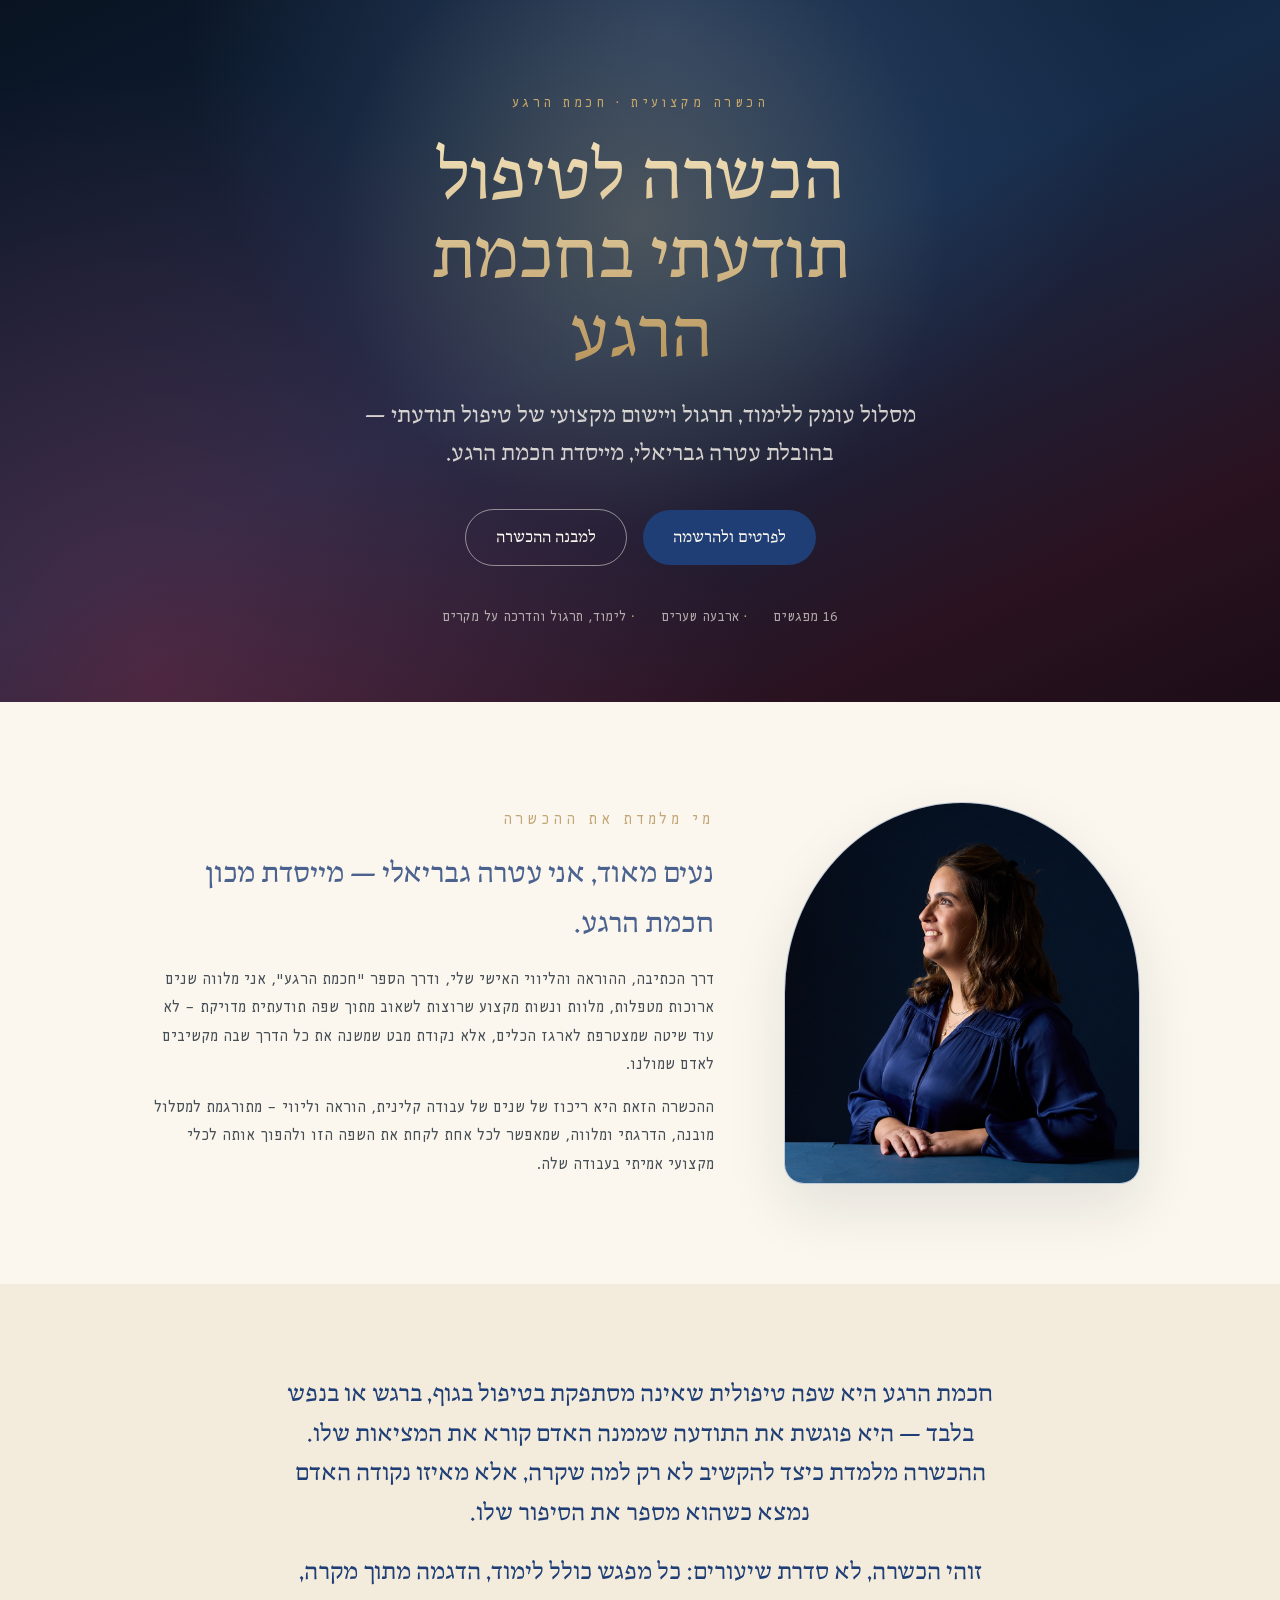
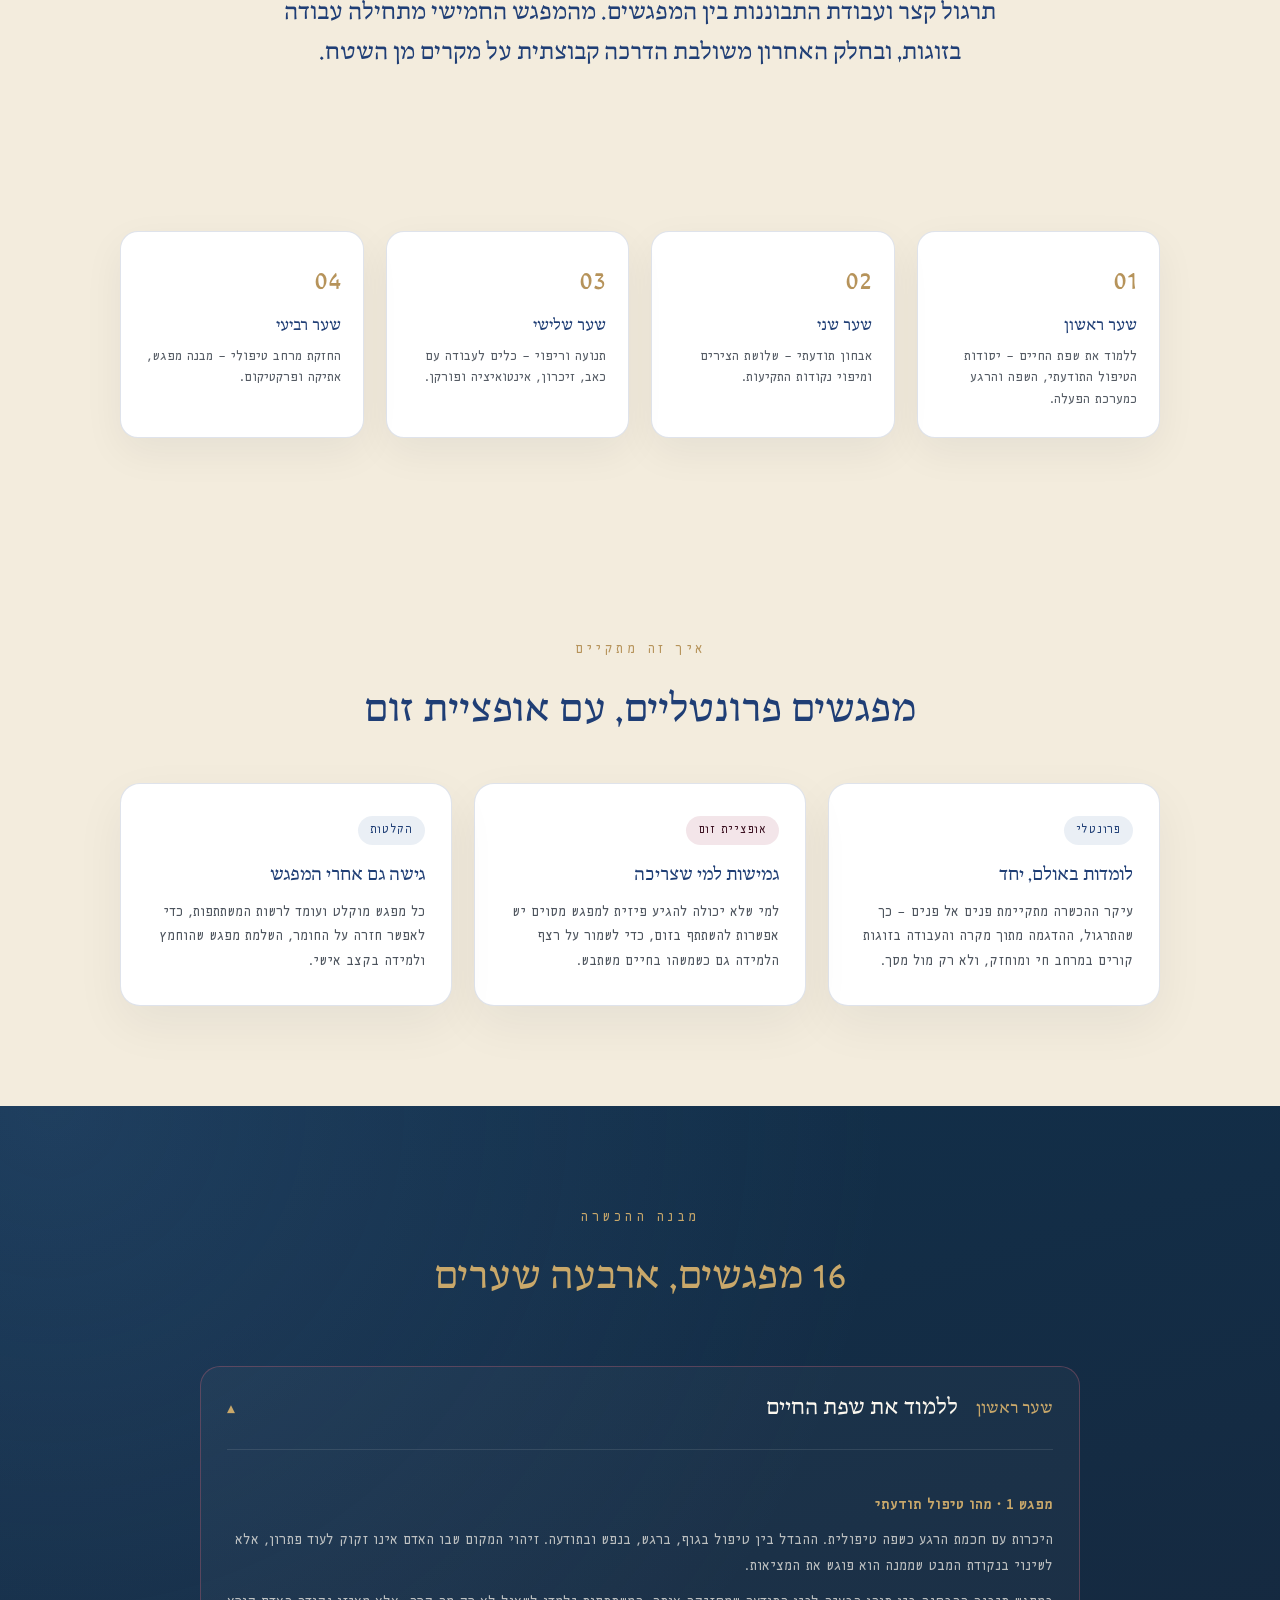
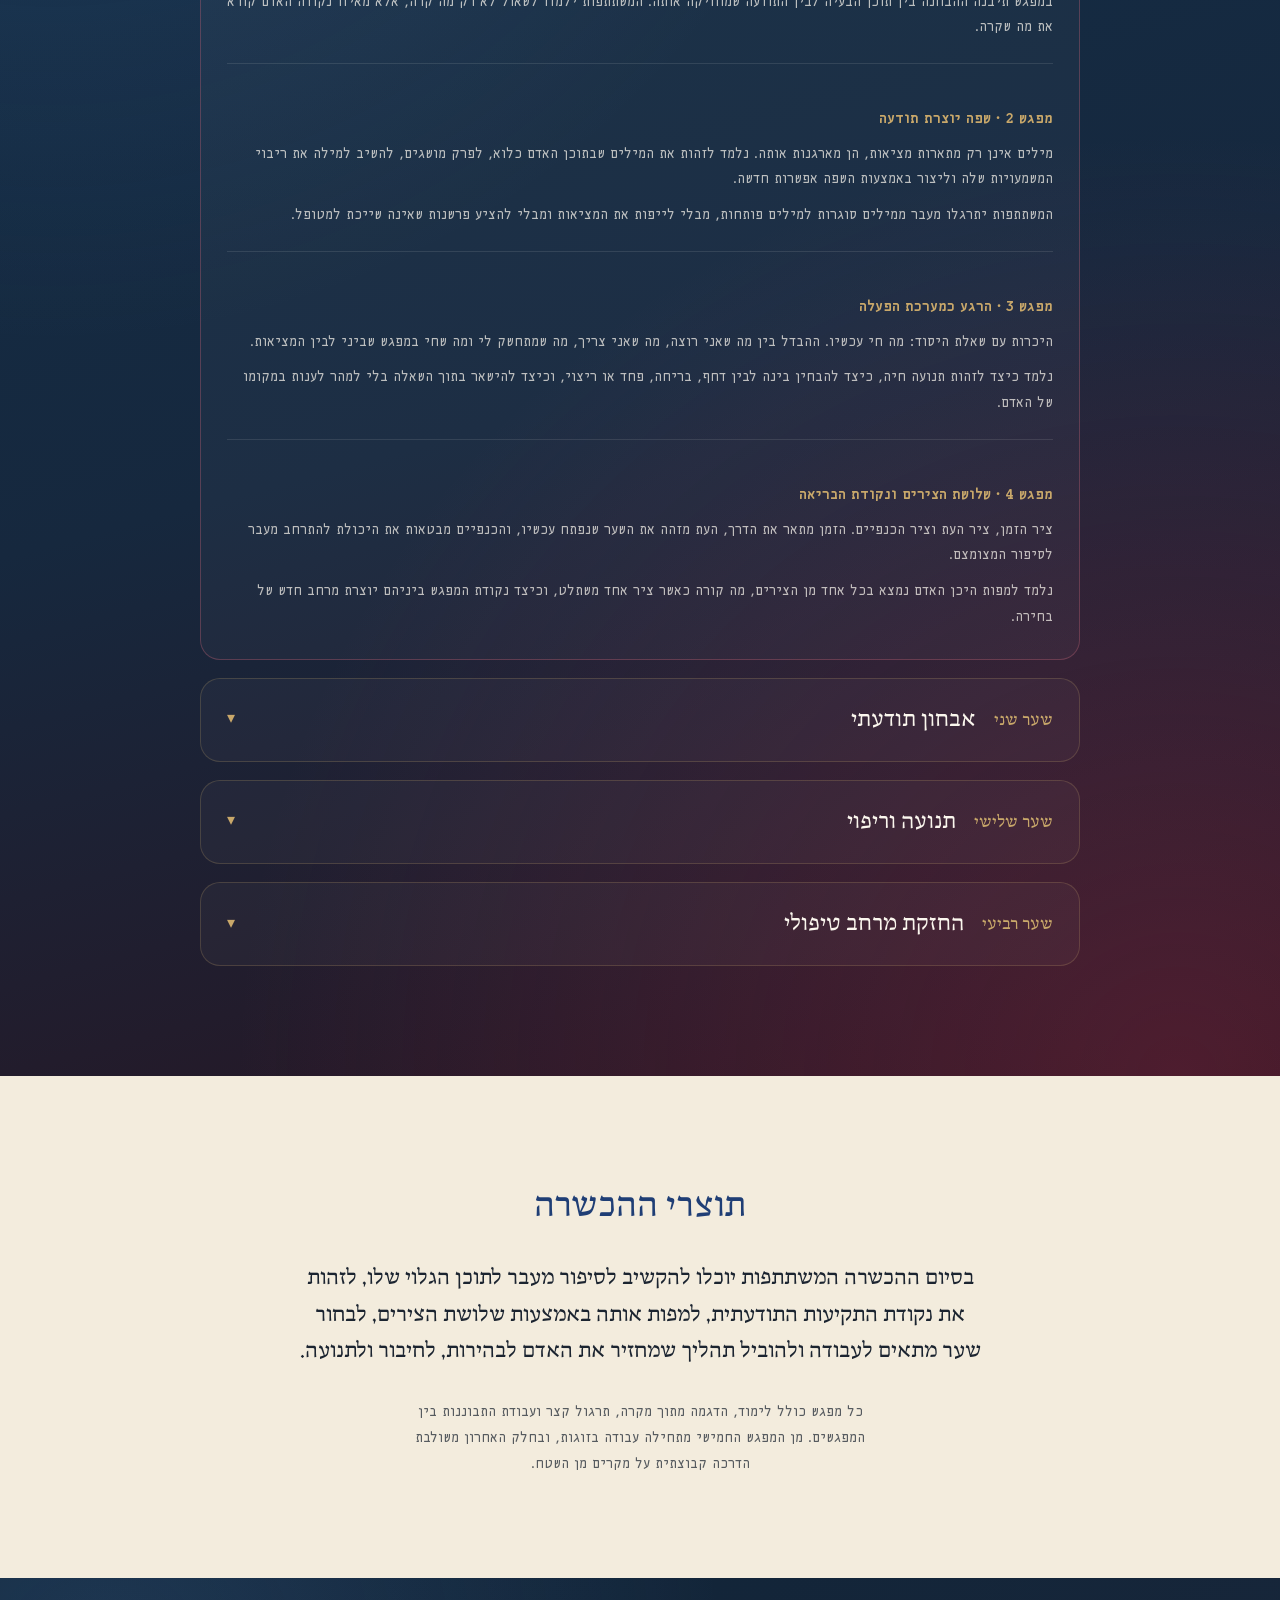
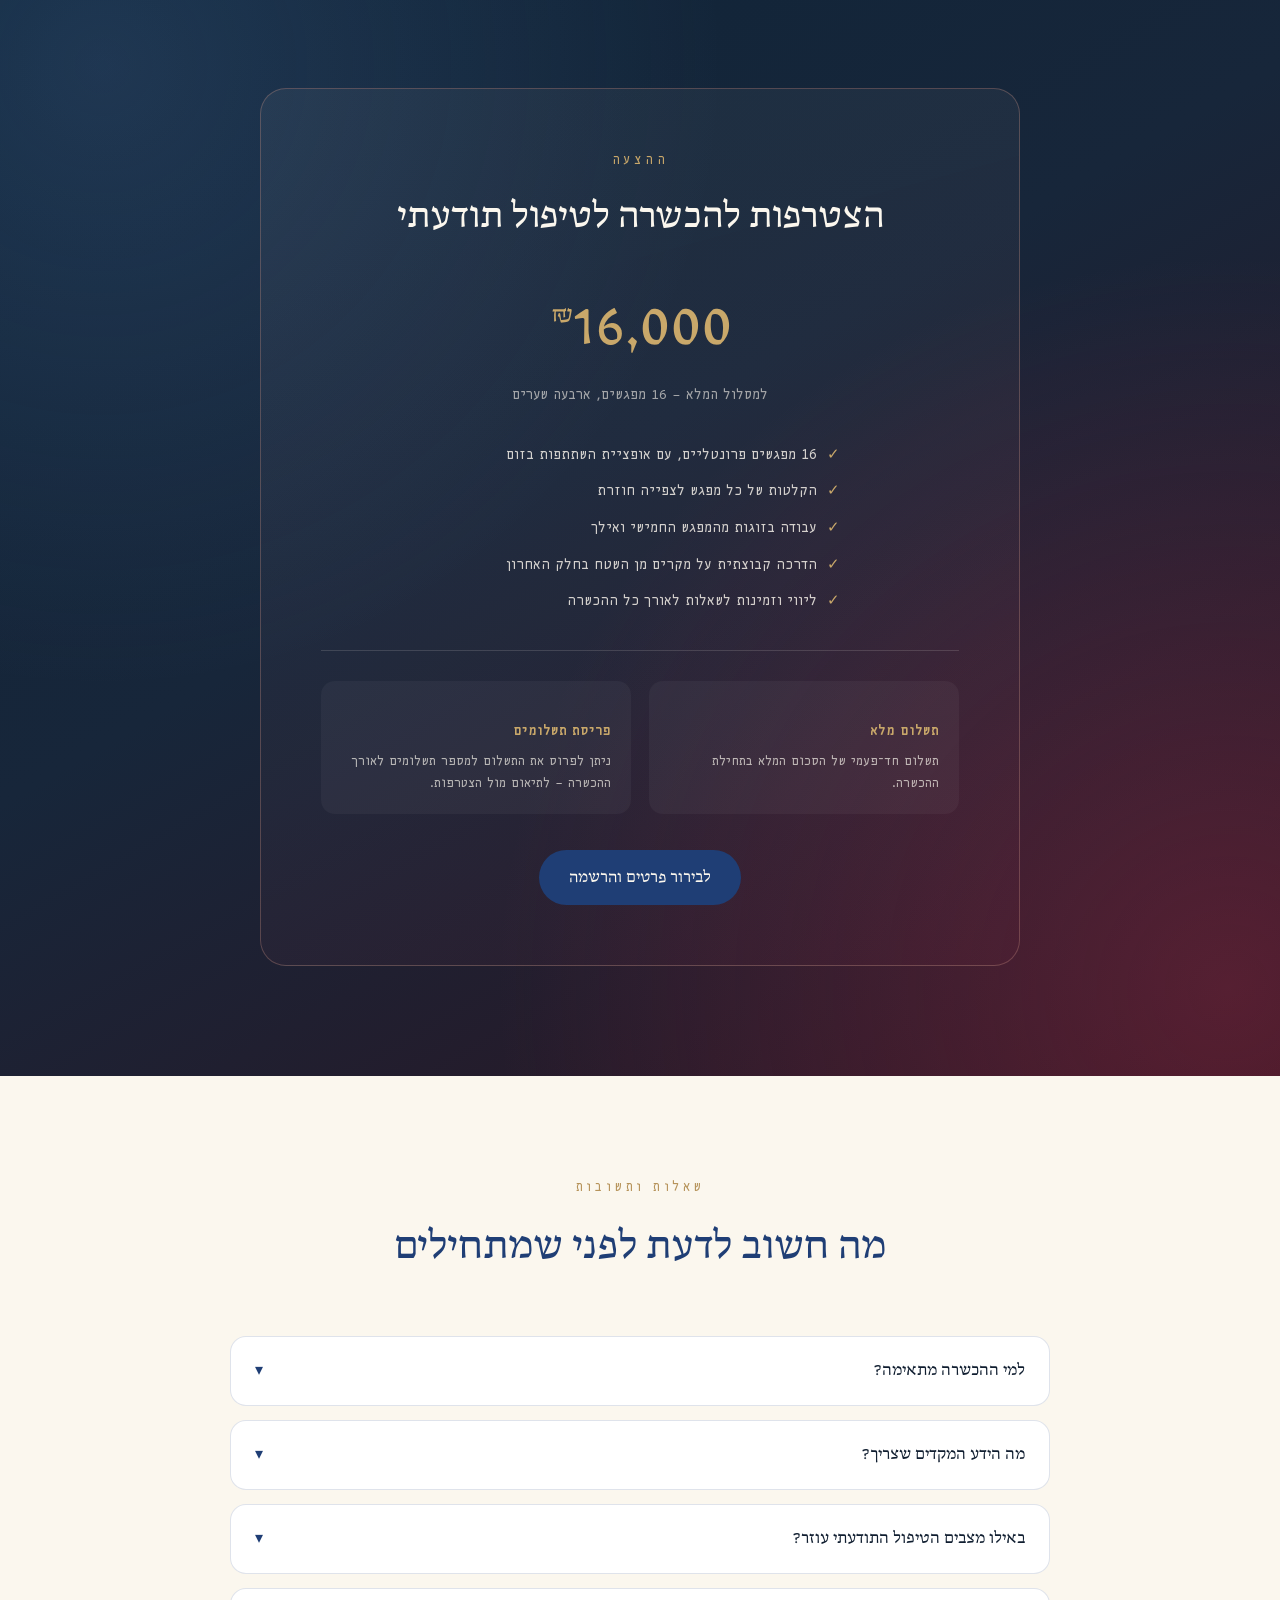
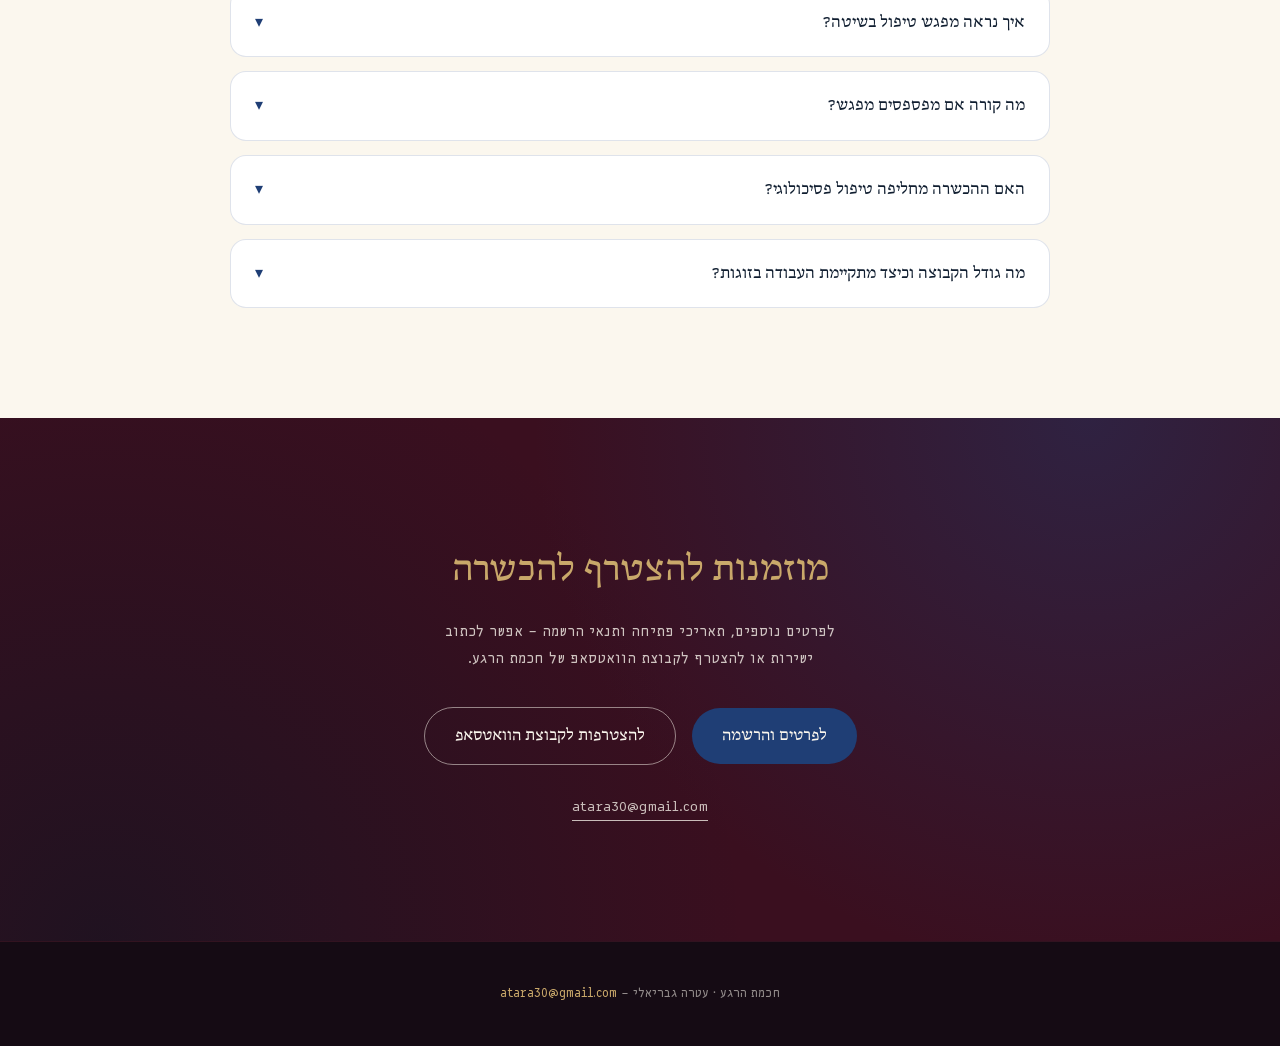
<file: docs/designs/2-rega-kachol/tipul-todaati.html>
<!DOCTYPE html>
<html lang="he" dir="rtl">
<head>
<meta charset="UTF-8">
<meta name="viewport" content="width=device-width, initial-scale=1">
<title>הכשרה לטיפול תודעתי בחכמת הרגע — עטרה גבריאלי</title>
<meta name="description" content="הכשרה מקצועית לטיפול תודעתי בחכמת הרגע — 16 מפגשים בארבעה שערים, בהובלת עטרה גבריאלי.">
<link rel="icon" href="../../assets/img/favicon.svg" type="image/svg+xml">
<link rel="stylesheet" href="../../assets/css/base.css?v=site-structure-4">
<link rel="stylesheet" href="style.css">
<style>
  /* ===== דף נחיתה: הכשרה לטיפול תודעתי — בלי סרגל ניווט ===== */
  .landing-hero {
    position: relative;
    min-height: 78svh;
    display: grid;
    place-items: center;
    text-align: center;
    overflow: hidden;
    padding: 90px 20px 70px;
    color: var(--cream);
    background:
      radial-gradient(circle at 52% 4%, rgba(85, 121, 174, 0.34), transparent 30rem),
      radial-gradient(circle at 12% 96%, rgba(154, 46, 74, 0.4), transparent 46%),
      linear-gradient(155deg, #091321 0%, #142a47 48%, #2a1220 82%, #1c0d18 100%);
  }

  .landing-hero-glow {
    position: absolute;
    top: -12%;
    left: 50%;
    translate: -50% 0;
    width: 56vw;
    max-width: 620px;
    aspect-ratio: 1;
    border-radius: 50%;
    background: radial-gradient(circle, rgba(201, 168, 106, 0.26) 0%, rgba(201, 168, 106, 0) 70%);
    animation: glow-breathe 7s ease-in-out infinite;
    pointer-events: none;
  }

  .landing-hero-inner {
    position: relative;
    z-index: 2;
    width: min(880px, 92%);
    display: flex;
    flex-direction: column;
    align-items: center;
    gap: 22px;
  }

  .landing-kicker {
    font-size: 0.9rem;
    letter-spacing: 0.24em;
    color: var(--gold-light);
  }

  .landing-title {
    max-width: 16ch;
    font-size: clamp(2.4rem, 6.4vw, 4.4rem);
    line-height: 1.12;
    background: linear-gradient(180deg, #f0dfb8, var(--gold));
    -webkit-background-clip: text;
    background-clip: text;
    color: transparent;
  }

  .landing-subtitle {
    font-family: var(--font-display);
    font-size: clamp(1.05rem, 2.4vw, 1.4rem);
    color: rgba(251, 247, 238, 0.82);
    max-width: 46ch;
  }

  .landing-hero-actions {
    margin-top: 14px;
    display: flex;
    flex-wrap: wrap;
    align-items: center;
    justify-content: center;
    gap: 16px;
  }

  .landing-meta {
    margin-top: 18px;
    display: flex;
    flex-wrap: wrap;
    justify-content: center;
    gap: 10px 26px;
    font-size: 0.9rem;
    color: rgba(251, 247, 238, 0.66);
  }

  .landing-meta span::before {
    content: "· ";
    color: var(--gold-light);
  }

  .landing-meta span:first-child::before { content: ""; }

  /* מבוא */
  .landing-intro {
    padding: 90px 20px;
    text-align: center;
    background: var(--cream-2);
  }

  .landing-intro .lede {
    max-width: 60ch;
    margin-inline: auto;
    font-family: var(--font-display);
    font-size: clamp(1.1rem, 2.4vw, 1.5rem);
    color: var(--blue-royal);
    line-height: 1.65;
  }

  .landing-intro p + p.lede { margin-top: 20px; }

  /* פורמט ההכשרה — כרטיסי מידע */
  .landing-format {
    padding: 70px 20px 100px;
    background: var(--cream-2);
  }

  .format-grid {
    display: grid;
    grid-template-columns: repeat(4, 1fr);
    gap: 22px;
    width: min(1040px, 94%);
    margin-inline: auto;
  }

  .format-item {
    background: #fff;
    border: 1px solid rgba(31, 62, 117, 0.14);
    border-radius: 18px;
    padding: 26px 22px;
    text-align: start;
    box-shadow: 0 14px 40px rgba(16, 30, 48, 0.06);
  }

  .format-item .num {
    display: block;
    font-family: var(--font-display);
    font-size: 1.7rem;
    color: var(--gold);
    margin-bottom: 8px;
  }

  .format-item h3 {
    font-size: 1rem;
    color: var(--blue-royal);
    margin-bottom: 6px;
  }

  .format-item p {
    font-size: 0.88rem;
    opacity: 0.75;
    line-height: 1.55;
  }

  /* מבנה ההכשרה — שערים ומפגשים */
  .landing-structure {
    padding: 100px 20px 110px;
    background:
      radial-gradient(circle at 92% 100%, rgba(154, 46, 74, 0.32), transparent 48%),
      radial-gradient(circle at 4% 0%, rgba(85, 121, 174, 0.2), transparent 42%),
      linear-gradient(165deg, #11304b 0%, #16283e 55%, #2a1420 100%);
  }

  .structure-head {
    text-align: center;
    max-width: 640px;
    margin: 0 auto 56px;
  }

  .structure-head .landing-kicker { display: block; margin-bottom: 12px; }

  .structure-head h2 {
    color: var(--gold-light);
    font-size: clamp(1.7rem, 3.6vw, 2.5rem);
  }

  .gates {
    width: min(880px, 94%);
    margin-inline: auto;
    display: flex;
    flex-direction: column;
    gap: 18px;
  }

  .gate {
    border: 1px solid rgba(201, 168, 106, 0.22);
    border-radius: 20px;
    background: rgba(251, 247, 238, 0.03);
    overflow: hidden;
    transition: border-color 0.35s var(--ease);
  }

  .gate[open] {
    border-color: rgba(178, 90, 110, 0.4);
  }

  .gate summary {
    cursor: pointer;
    list-style: none;
    display: flex;
    align-items: center;
    gap: 18px;
    padding: 22px 26px;
    color: var(--cream);
  }

  .gate summary::-webkit-details-marker { display: none; }

  .gate summary .gate-index {
    flex-shrink: 0;
    font-family: var(--font-display);
    font-size: 1.05rem;
    color: var(--gold-light);
  }

  .gate summary .gate-name {
    flex-grow: 1;
    font-family: var(--font-display);
    font-size: clamp(1.1rem, 2.4vw, 1.4rem);
  }

  .gate summary .gate-chevron {
    flex-shrink: 0;
    color: var(--gold-light);
    transition: transform 0.35s var(--ease);
  }

  .gate[open] summary .gate-chevron { transform: rotate(180deg); }

  .gate-body {
    padding: 0 26px 28px;
    display: flex;
    flex-direction: column;
    gap: 22px;
  }

  .session {
    padding-top: 20px;
    border-top: 1px solid rgba(251, 247, 238, 0.1);
  }

  .session h4 {
    font-size: 1.02rem;
    color: var(--gold-light);
    margin-bottom: 8px;
  }

  .session p {
    color: rgba(251, 247, 238, 0.72);
    font-size: 0.95rem;
    line-height: 1.7;
  }

  .session p + p { margin-top: 10px; }

  /* תוצרים */
  .landing-outcomes {
    padding: 100px 20px;
    text-align: center;
    background: var(--cream-2);
  }

  .landing-outcomes h2 {
    color: var(--blue-royal);
    font-size: clamp(1.6rem, 3.4vw, 2.2rem);
    margin-bottom: 24px;
  }

  .landing-outcomes .lede {
    max-width: 62ch;
    margin: 0 auto 30px;
    font-family: var(--font-display);
    font-size: clamp(1.05rem, 2.2vw, 1.35rem);
    color: var(--ink);
    line-height: 1.7;
  }

  .landing-outcomes .note {
    max-width: 60ch;
    margin: 0 auto;
    font-size: 0.95rem;
    opacity: 0.72;
    line-height: 1.7;
  }

  /* יצירת קשר */
  .landing-contact {
    text-align: center;
    padding: 120px 20px;
    background:
      radial-gradient(circle at 85% 0%, rgba(31, 62, 117, 0.4), transparent 46%),
      radial-gradient(circle at 8% 100%, rgba(11, 21, 34, 0.55), transparent 50%),
      var(--wine);
    color: var(--cream);
  }

  .landing-contact h2 {
    max-width: 22ch;
    margin-inline: auto;
    color: var(--gold-light);
    font-size: clamp(1.6rem, 3.4vw, 2.3rem);
  }

  .landing-contact p {
    max-width: 50ch;
    margin: 18px auto 0;
    color: rgba(251, 247, 238, 0.78);
  }

  .landing-contact-actions {
    margin-top: 34px;
    display: flex;
    flex-wrap: wrap;
    align-items: center;
    justify-content: center;
    gap: 16px;
  }

  .landing-contact-email {
    display: inline-block;
    margin-top: 30px;
    font-size: 0.95rem;
    color: var(--cream);
    opacity: 0.75;
    border-bottom: 1px solid currentColor;
  }

  .landing-footer {
    padding: 40px 20px;
    text-align: center;
    background: #150b14;
    border-top: 1px solid rgba(154, 46, 74, 0.22);
    color: rgba(251, 247, 238, 0.55);
    font-size: 0.85rem;
  }

  .landing-footer a {
    color: var(--gold-light);
    opacity: 1;
  }

  /* סטריפ היכרות — נעים מאוד, אני עטרה גבריאלי */
  .bio-strip {
    padding: 100px 20px;
    background: var(--cream);
  }

  .bio-grid {
    width: min(1000px, 94%);
    margin-inline: auto;
    display: grid;
    grid-template-columns: 0.62fr 1fr;
    gap: clamp(34px, 6vw, 70px);
    align-items: center;
  }

  .bio-media {
    overflow: hidden;
    border-radius: 50% 50% 20px 20px;
    background: rgba(85, 121, 174, 0.14);
    border: 1px solid rgba(85, 121, 174, 0.25);
    box-shadow: 0 24px 60px rgba(16, 30, 48, 0.1);
  }

  .bio-media img {
    display: block;
    width: 100%;
    height: 100%;
    min-height: 380px;
    object-fit: cover;
  }

  .bio-copy .landing-kicker { display: block; margin-bottom: 14px; color: var(--gold); }

  .bio-copy .greeting {
    font-family: var(--font-display);
    font-size: clamp(1.3rem, 3vw, 1.8rem);
    color: var(--blue-royal);
    margin-bottom: 16px;
  }

  .bio-copy p {
    color: var(--ink);
    opacity: 0.8;
    font-size: 1.02rem;
    line-height: 1.75;
  }

  .bio-copy p + p { margin-top: 14px; }

  @media (max-width: 760px) {
    .bio-grid { grid-template-columns: 1fr; text-align: center; }
    .bio-media img { min-height: 300px; }
  }

  /* איך זה מתקיים — פרונטלי + זום */
  .landing-howto {
    padding: 100px 20px;
    background: var(--cream-2);
  }

  .howto-grid {
    display: grid;
    grid-template-columns: repeat(3, 1fr);
    gap: 22px;
    width: min(1040px, 94%);
    margin-inline: auto;
  }

  .howto-item {
    background: #fff;
    border: 1px solid rgba(31, 62, 117, 0.14);
    border-radius: 20px;
    padding: 32px 26px;
    text-align: start;
    box-shadow: 0 18px 50px rgba(16, 30, 48, 0.06);
  }

  .howto-item .tag {
    display: inline-block;
    margin-bottom: 14px;
    padding: 4px 12px;
    border-radius: 999px;
    background: rgba(85, 121, 174, 0.12);
    color: var(--blue-royal);
    font-size: 0.78rem;
    letter-spacing: 0.06em;
  }

  .howto-item h3 {
    font-family: var(--font-display);
    font-size: 1.15rem;
    color: var(--blue-royal);
    margin-bottom: 10px;
  }

  .howto-item p {
    font-size: 0.92rem;
    opacity: 0.78;
    line-height: 1.65;
  }

  /* ההצעה — מחיר ואפשרויות תשלום */
  .landing-offer {
    padding: 110px 20px;
    background:
      radial-gradient(circle at 8% 8%, rgba(85, 121, 174, 0.22), transparent 40%),
      radial-gradient(circle at 96% 92%, rgba(154, 46, 74, 0.38), transparent 46%),
      linear-gradient(150deg, #0e2438 0%, #17263a 45%, #2e1420 100%);
  }

  .offer-card {
    width: min(760px, 94%);
    margin-inline: auto;
    background: linear-gradient(165deg, rgba(251, 247, 238, 0.05), rgba(154, 46, 74, 0.06));
    border: 1px solid rgba(201, 148, 130, 0.32);
    border-radius: 26px;
    padding: clamp(34px, 6vw, 60px);
    text-align: center;
  }

  .offer-card .landing-kicker { color: var(--gold-light); }

  .offer-card h2 {
    margin-top: 12px;
    color: var(--cream);
    font-size: clamp(1.6rem, 3.4vw, 2.3rem);
  }

  .offer-price {
    margin-top: 26px;
    font-family: var(--font-display);
    font-size: clamp(2.6rem, 6vw, 3.8rem);
    color: var(--gold-light);
  }

  .offer-price sup {
    font-size: 0.4em;
    margin-inline-end: 4px;
  }

  .offer-price span {
    display: block;
    margin-top: 6px;
    font-family: var(--font-body);
    font-size: 0.95rem;
    color: rgba(251, 247, 238, 0.6);
  }

  .offer-includes {
    margin: 34px auto 0;
    max-width: 480px;
    display: flex;
    flex-direction: column;
    gap: 12px;
    text-align: start;
  }

  .offer-includes li {
    display: flex;
    align-items: flex-start;
    gap: 10px;
    color: rgba(251, 247, 238, 0.82);
    font-size: 0.96rem;
    line-height: 1.6;
  }

  .offer-includes li::before {
    content: "✓";
    flex-shrink: 0;
    color: var(--gold-light);
  }

  .offer-payment {
    margin-top: 36px;
    padding-top: 30px;
    border-top: 1px solid rgba(251, 247, 238, 0.14);
    display: grid;
    grid-template-columns: repeat(2, 1fr);
    gap: 18px;
    text-align: start;
  }

  .offer-payment div {
    padding: 18px 20px;
    border-radius: 14px;
    background: rgba(251, 247, 238, 0.04);
  }

  .offer-payment h4 {
    color: var(--gold-light);
    font-size: 0.95rem;
    margin-bottom: 6px;
  }

  .offer-payment p {
    color: rgba(251, 247, 238, 0.68);
    font-size: 0.88rem;
    line-height: 1.6;
  }

  .offer-card .cta-gold {
    display: inline-block;
    margin-top: 36px;
  }

  @media (max-width: 560px) {
    .offer-payment { grid-template-columns: 1fr; }
  }

  /* שאלות ותשובות */
  .landing-faq {
    padding: 100px 20px 110px;
    background: var(--cream);
  }

  .faq-list {
    width: min(820px, 94%);
    margin-inline: auto;
    display: flex;
    flex-direction: column;
    gap: 14px;
  }

  .qa {
    border: 1px solid rgba(31, 62, 117, 0.14);
    border-radius: 16px;
    background: #fff;
    overflow: hidden;
  }

  .qa summary {
    cursor: pointer;
    list-style: none;
    display: flex;
    align-items: center;
    justify-content: space-between;
    gap: 16px;
    padding: 20px 24px;
    color: var(--navy-deep);
    font-family: var(--font-display);
    font-size: 1.02rem;
  }

  .qa summary::-webkit-details-marker { display: none; }

  .qa summary .qa-chevron {
    flex-shrink: 0;
    color: var(--blue-royal);
    transition: transform 0.35s var(--ease), color 0.35s var(--ease);
  }

  .qa[open] { border-color: rgba(154, 46, 74, 0.35); }
  .qa[open] summary .qa-chevron { transform: rotate(180deg); color: var(--wine); }

  .qa-body {
    padding: 0 24px 22px;
    color: var(--ink);
    opacity: 0.8;
    font-size: 0.96rem;
    line-height: 1.7;
  }

  @media (max-width: 860px) {
    .format-grid { grid-template-columns: repeat(2, 1fr); }
    .howto-grid { grid-template-columns: 1fr; }
  }

  @media (max-width: 560px) {
    .format-grid { grid-template-columns: 1fr; }
    .gate summary { padding: 18px 18px; gap: 12px; }
    .gate-body { padding: 0 18px 22px; }
    .offer-includes { text-align: start; }
  }
</style>
</head>
<body data-concept="2">

<main>

<header class="landing-hero">
  <div class="landing-hero-glow" aria-hidden="true"></div>
  <div class="landing-hero-inner">
    <p class="landing-kicker">הכשרה מקצועית · חכמת הרגע</p>
    <h1 class="landing-title">הכשרה לטיפול תודעתי בחכמת הרגע</h1>
    <p class="landing-subtitle">מסלול עומק ללימוד, תרגול ויישום מקצועי של טיפול תודעתי — בהובלת עטרה גבריאלי, מייסדת חכמת הרגע.</p>
    <div class="landing-hero-actions">
      <a class="cta-gold" href="#contact">לפרטים ולהרשמה</a>
      <a class="cta-outline" href="#structure" style="color:var(--cream);border-color:rgba(251,247,238,0.5)">למבנה ההכשרה</a>
    </div>
    <div class="landing-meta">
      <span>16 מפגשים</span>
      <span>ארבעה שערים</span>
      <span>לימוד, תרגול והדרכה על מקרים</span>
    </div>
  </div>
</header>

<section class="bio-strip" data-reveal>
  <div class="bio-grid">
    <div class="bio-media">
      <img src="../../assets/img/atara-navy-profile-smile.jpg" alt="עטרה גבריאלי">
    </div>
    <div class="bio-copy">
      <p class="landing-kicker">מי מלמדת את ההכשרה</p>
      <p class="greeting">נעים מאוד, אני עטרה גבריאלי — מייסדת מכון חכמת הרגע.</p>
      <p>
        דרך הכתיבה, ההוראה והליווי האישי שלי, ודרך הספר "חכמת הרגע", אני מלווה שנים ארוכות
        מטפלות, מלוות ונשות מקצוע שרוצות לשאוב מתוך שפה תודעתית מדויקת — לא עוד שיטה שמצטרפת
        לארגז הכלים, אלא נקודת מבט שמשנה את כל הדרך שבה מקשיבים לאדם שמולנו.
      </p>
      <p>
        ההכשרה הזאת היא ריכוז של שנים של עבודה קלינית, הוראה וליווי — מתורגמת למסלול מובנה,
        הדרגתי ומלווה, שמאפשר לכל אחת לקחת את השפה הזו ולהפוך אותה לכלי מקצועי אמיתי בעבודה שלה.
      </p>
    </div>
  </div>
</section>

<section class="landing-intro" data-reveal>
  <p class="lede">
    חכמת הרגע היא שפה טיפולית שאינה מסתפקת בטיפול בגוף, ברגש או בנפש בלבד — היא פוגשת את התודעה
    שממנה האדם קורא את המציאות שלו. ההכשרה מלמדת כיצד להקשיב לא רק למה שקרה, אלא מאיזו נקודה
    האדם נמצא כשהוא מספר את הסיפור שלו.
  </p>
  <p class="lede">
    זוהי הכשרה, לא סדרת שיעורים: כל מפגש כולל לימוד, הדגמה מתוך מקרה, תרגול קצר ועבודת התבוננות
    בין המפגשים. מהמפגש החמישי מתחילה עבודה בזוגות, ובחלק האחרון משולבת הדרכה קבוצתית על מקרים מן השטח.
  </p>
</section>

<section class="landing-format" data-reveal>
  <div class="format-grid">
    <div class="format-item"><span class="num">01</span><h3>שער ראשון</h3><p>ללמוד את שפת החיים — יסודות הטיפול התודעתי, השפה והרגע כמערכת הפעלה.</p></div>
    <div class="format-item"><span class="num">02</span><h3>שער שני</h3><p>אבחון תודעתי — שלושת הצירים ומיפוי נקודות התקיעות.</p></div>
    <div class="format-item"><span class="num">03</span><h3>שער שלישי</h3><p>תנועה וריפוי — כלים לעבודה עם כאב, זיכרון, אינטואיציה ופורקן.</p></div>
    <div class="format-item"><span class="num">04</span><h3>שער רביעי</h3><p>החזקת מרחב טיפולי — מבנה מפגש, אתיקה ופרקטיקום.</p></div>
  </div>
</section>

<section class="landing-howto" data-reveal>
  <div class="structure-head" style="margin-bottom:40px">
    <p class="landing-kicker" style="color:var(--gold)">איך זה מתקיים</p>
    <h2 style="color:var(--blue-royal);font-size:clamp(1.7rem, 3.6vw, 2.5rem)">מפגשים פרונטליים, עם אופציית זום</h2>
  </div>
  <div class="howto-grid">
    <div class="howto-item">
      <span class="tag">פרונטלי</span>
      <h3>לומדות באולם, יחד</h3>
      <p>עיקר ההכשרה מתקיימת פנים אל פנים — כך שהתרגול, ההדגמה מתוך מקרה והעבודה בזוגות קורים במרחב חי ומוחזק, ולא רק מול מסך.</p>
    </div>
    <div class="howto-item">
      <span class="tag" style="background:rgba(154,46,74,0.12);color:var(--wine)">אופציית זום</span>
      <h3>גמישות למי שצריכה</h3>
      <p>למי שלא יכולה להגיע פיזית למפגש מסוים יש אפשרות להשתתף בזום, כדי לשמור על רצף הלמידה גם כשמשהו בחיים משתבש.</p>
    </div>
    <div class="howto-item">
      <span class="tag">הקלטות</span>
      <h3>גישה גם אחרי המפגש</h3>
      <p>כל מפגש מוקלט ועומד לרשות המשתתפות, כדי לאפשר חזרה על החומר, השלמת מפגש שהוחמץ ולמידה בקצב אישי.</p>
    </div>
  </div>
</section>

<section id="structure" class="landing-structure" data-reveal>
  <div class="structure-head">
    <p class="landing-kicker">מבנה ההכשרה</p>
    <h2>16 מפגשים, ארבעה שערים</h2>
  </div>

  <div class="gates">

    <details class="gate" open>
      <summary><span class="gate-index">שער ראשון</span><span class="gate-name">ללמוד את שפת החיים</span><span class="gate-chevron" aria-hidden="true">▾</span></summary>
      <div class="gate-body">
        <div class="session">
          <h4>מפגש 1 · מהו טיפול תודעתי</h4>
          <p>היכרות עם חכמת הרגע כשפה טיפולית. ההבדל בין טיפול בגוף, ברגש, בנפש ובתודעה. זיהוי המקום שבו האדם אינו זקוק לעוד פתרון, אלא לשינוי בנקודת המבט שממנה הוא פוגש את המציאות.</p>
          <p>במפגש תיבנה ההבחנה בין תוכן הבעיה לבין התודעה שמחזיקה אותה. המשתתפות ילמדו לשאול לא רק מה קרה, אלא מאיזו נקודה האדם קורא את מה שקרה.</p>
        </div>
        <div class="session">
          <h4>מפגש 2 · שפה יוצרת תודעה</h4>
          <p>מילים אינן רק מתארות מציאות, הן מארגנות אותה. נלמד לזהות את המילים שבתוכן האדם כלוא, לפרק מושגים, להשיב למילה את ריבוי המשמעויות שלה וליצור באמצעות השפה אפשרות חדשה.</p>
          <p>המשתתפות יתרגלו מעבר ממילים סוגרות למילים פותחות, מבלי לייפות את המציאות ומבלי להציע פרשנות שאינה שייכת למטופל.</p>
        </div>
        <div class="session">
          <h4>מפגש 3 · הרגע כמערכת הפעלה</h4>
          <p>היכרות עם שאלת היסוד: מה חי עכשיו. ההבדל בין מה שאני רוצה, מה שאני צריך, מה שמתחשק לי ומה שחי במפגש שביני לבין המציאות.</p>
          <p>נלמד כיצד לזהות תנועה חיה, כיצד להבחין בינה לבין דחף, בריחה, פחד או ריצוי, וכיצד להישאר בתוך השאלה בלי למהר לענות במקומו של האדם.</p>
        </div>
        <div class="session">
          <h4>מפגש 4 · שלושת הצירים ונקודת הבריאה</h4>
          <p>ציר הזמן, ציר העת וציר הכנפיים. הזמן מתאר את הדרך, העת מזהה את השער שנפתח עכשיו, והכנפיים מבטאות את היכולת להתרחב מעבר לסיפור המצומצם.</p>
          <p>נלמד למפות היכן האדם נמצא בכל אחד מן הצירים, מה קורה כאשר ציר אחד משתלט, וכיצד נקודת המפגש ביניהם יוצרת מרחב חדש של בחירה.</p>
        </div>
      </div>
    </details>

    <details class="gate">
      <summary><span class="gate-index">שער שני</span><span class="gate-name">אבחון תודעתי</span><span class="gate-chevron" aria-hidden="true">▾</span></summary>
      <div class="gate-body">
        <div class="session">
          <h4>מפגש 5 · ציר הזמן</h4>
          <p>עבודה עם עבר, הווה ועתיד. זיהוי מצבים שבהם האדם נמשך לאחור, מנסה להקדים את העתיד או אינו מסכים לעבור דרך התהליך הנוכחי.</p>
          <p>נלמד להבחין בין תהליך שמבקש זמן לבין היתקעות בתוך סיפור, ובין סבלנות חיה לבין דחייה והימנעות.</p>
        </div>
        <div class="session">
          <h4>מפגש 6 · ציר העת</h4>
          <p>לכל דבר יש עת. נלמד לזהות שערים פתוחים וסגורים, המתנה, הבשלה, החמצה וקפיצה. נעמיק בהבדל שבין פעולה בזמן הנכון לבין מאמץ שמנסה לדחוק את המציאות.</p>
          <p>המשתתפות יתרגלו בירור של מצבים שבהם האדם יודע מה הוא רוצה, אך אינו יודע אם זה הזמן לפעול, להמתין, לסגור או לעבור הלאה.</p>
        </div>
        <div class="session">
          <h4>מפגש 7 · ציר הכנפיים</h4>
          <p>עבודה עם עומק, מרחב, רוח ומשמעות. זיהוי מצבים שבהם האדם אחוז בפרטים עד שאינו רואה את התמונה הרחבה, או להפך, נשאר ברוח ובמשמעות בלי לפגוש את המציאות.</p>
          <p>נלמד כיצד לאפשר לאדם להתרומם מעל הסיפור בלי להתנתק ממנו, וכיצד לשוב אל הקרקע עם אפשרות חדשה.</p>
        </div>
        <div class="session">
          <h4>מפגש 8 · מפת התקיעות</h4>
          <p>חיבור שלושת הצירים למודל אבחוני. מה קורה כאשר אדם חי רק בציר הזמן, רק בעת או רק בכנפיים. מה קורה בכל ציר כשהוא מחובר לציר אחד נוסף אך מנותק מן השלישי.</p>
          <p>המשתתפות ילמדו לבנות מפת תקיעות ראשונית ולזהות מהו שער הכניסה המתאים לעבודה בכל מקרה.</p>
        </div>
      </div>
    </details>

    <details class="gate">
      <summary><span class="gate-index">שער שלישי</span><span class="gate-name">תנועה וריפוי</span><span class="gate-chevron" aria-hidden="true">▾</span></summary>
      <div class="gate-body">
        <div class="session">
          <h4>מפגש 9 · גלות וגאולה</h4>
          <p>גלות כמצב של ניתוק מן החיות, וגאולה כשיבה לחיבור. נלמד לעבוד עם המתח שבין אור לכלי, בין רצון גדול לבין יכולת ההחזקה שלו, ובין מה שמבקש להתגלות לבין המבנה שעדיין אינו מוכן לשאת אותו.</p>
          <p>העבודה אינה מבקשת להוציא את האדם במהירות מן הכאב, אלא לזהות מה מבקש להיוולד מתוכו ומהו הכלי הדרוש כעת.</p>
        </div>
        <div class="session">
          <h4>מפגש 10 · השאול ומרחב השאלה</h4>
          <p>שאלה אינה רק דרך לקבל מידע. היא יכולה לפתוח מרחב שבו הידיעה הפנימית עולה. נלמד להבחין בין שאלה חוקרת, שאלה מכוונת, שאלה ביקורתית ושאלה שמאפשרת חיים.</p>
          <p>נעסוק בשאלת למה, בבקשת פשר, בתשובה הנמצאת בגוף השאלה וביכולת להישאר רגע במקום שבו עדיין אין תשובה.</p>
        </div>
        <div class="session">
          <h4>מפגש 11 · היזכרות ומימוש</h4>
          <p>היזכרות אינה שליפת מידע מן העבר, אלא תנועה שבה דבר עולה כדי להתממש. נלמד להקשיב למחשבות חולפות, לרעיונות שחוזרים, לדברים שקופצים לתודעה ולמשימות שמבקשות להגיע אל העולם.</p>
          <p>כלי מרכזי במפגש יהיה כתיבת רצף, לצד עבודה עם שכחה, עומס מחשבתי והאמון בכך שהדבר הנכון ישוב כאשר תגיע עתו.</p>
        </div>
        <div class="session">
          <h4>מפגש 12 · אינטואיציה, גוף ומחזוריות</h4>
          <p>האינטואיציה כידיעה בלתי אמצעית. נלמד להבחין בין קול פנימי, חרדה, זיכרון, הרגל ותחושת גוף. נעסוק בגוף כמקום שבו התודעה נעשית מוחשית ובמחזוריות כזרם של חיות משתנה.</p>
          <p>המפגש ייתן למטפלות כלים להקשיב לשינויי קצב, לצורך בהתכנסות, לפעולה, למנוחה ולמעברים שבין שלבים.</p>
        </div>
        <div class="session">
          <h4>מפגש 13 · כאב, בכי ופורקן</h4>
          <p>נלמד להתייחס לכאב כתנועה שמבקשת מקום ולא רק כתופעה שצריך להפסיק. נבחין בין בכי שמאפשר מעבר לבין פורקן שחוזר על עצמו בלי ליצור תנועה.</p>
          <p>נעסוק ביכולת לשאת אנרגיה בגוף, לתת לה צורה, מילה, תפילה או פעולה, מבלי להיבהל ממנה ומבלי למהר לפרש אותה.</p>
        </div>
        <div class="session">
          <h4>מפגש 14 · הריפוי שברגע</h4>
          <p>כיצד העבר ממשיך לחיות בהווה, וכיצד המפגש עם הרגע מאפשר לפגוש אותו אחרת. נעמיק בהבחנה בין האירוע שקרה לבין האופן שבו התודעה ממשיכה לארגן סביבו את החיים.</p>
          <p>העבודה אינה מוחקת את העבר ואינה מבטיחה שלא יכאב. היא מבקשת למצוא את נקודת החיים שאינה פגומה, ומתוכה לאפשר לתגובה חדשה להיוולד.</p>
        </div>
      </div>
    </details>

    <details class="gate">
      <summary><span class="gate-index">שער רביעי</span><span class="gate-name">החזקת מרחב טיפולי</span><span class="gate-chevron" aria-hidden="true">▾</span></summary>
      <div class="gate-body">
        <div class="session">
          <h4>מפגש 15 · הנהג במכונית האוטונומית</h4>
          <p>הגוף, הנפש והנשמה כמערכת שיודעת לנוע, והשכל כנהג שיכול להקשיב, לכוון או להשתלט. נלמד לזהות עודף שליטה, ניחוש, ניתוח ואחריות יתר, לצד מצבים של ויתור על אחריות והישענות על תחושות בלבד.</p>
          <p>זהו מפגש על היחס בין אמון לבחירה. המטרה אינה לסלק את השכל מן המכונית, אלא להשיב לו את תפקידו הנכון.</p>
        </div>
        <div class="session">
          <h4>מפגש 16 · מבנה מפגש, אתיקה ופרקטיקום</h4>
          <p>בניית מפגש טיפולי מלא בחכמת הרגע. פתיחת המפגש, הקשבה לסיפור, זיהוי התודעה הפעילה, בחירת שער הכניסה, ניסוח שאלה, יצירת תנועה וסגירה.</p>
          <p>נעסוק בגבולות המקצועיים של הטיפול התודעתי, במצבים המחייבים הפניה לטיפול רגשי, רפואי או פסיכיאטרי, ובהבדל בין ליווי, הוראה וטיפול. בחלק המעשי יוצגו מקרים, ייערכו תרגולים בזוגות וכל משתתפת תבנה מפת טיפול למקרה אחד.</p>
        </div>
      </div>
    </details>

  </div>
</section>

<section class="landing-outcomes" data-reveal>
  <h2>תוצרי ההכשרה</h2>
  <p class="lede">
    בסיום ההכשרה המשתתפות יוכלו להקשיב לסיפור מעבר לתוכן הגלוי שלו, לזהות את נקודת התקיעות
    התודעתית, למפות אותה באמצעות שלושת הצירים, לבחור שער מתאים לעבודה ולהוביל תהליך שמחזיר
    את האדם לבהירות, לחיבור ולתנועה.
  </p>
  <p class="note">
    כל מפגש כולל לימוד, הדגמה מתוך מקרה, תרגול קצר ועבודת התבוננות בין המפגשים. מן המפגש החמישי
    מתחילה עבודה בזוגות, ובחלק האחרון משולבת הדרכה קבוצתית על מקרים מן השטח.
  </p>
</section>

<section class="landing-offer" data-reveal>
  <div class="offer-card">
    <p class="landing-kicker">ההצעה</p>
    <h2>הצטרפות להכשרה לטיפול תודעתי</h2>
    <p class="offer-price"><sup>₪</sup>16,000<span>למסלול המלא — 16 מפגשים, ארבעה שערים</span></p>
    <ul class="offer-includes">
      <li>16 מפגשים פרונטליים, עם אופציית השתתפות בזום</li>
      <li>הקלטות של כל מפגש לצפייה חוזרת</li>
      <li>עבודה בזוגות מהמפגש החמישי ואילך</li>
      <li>הדרכה קבוצתית על מקרים מן השטח בחלק האחרון</li>
      <li>ליווי וזמינות לשאלות לאורך כל ההכשרה</li>
    </ul>
    <div class="offer-payment">
      <div>
        <h4>תשלום מלא</h4>
        <p>תשלום חד־פעמי של הסכום המלא בתחילת ההכשרה.</p>
      </div>
      <div>
        <h4>פריסת תשלומים</h4>
        <p>ניתן לפרוס את התשלום למספר תשלומים לאורך ההכשרה — לתיאום מול הצטרפות.</p>
      </div>
    </div>
    <a class="cta-gold" href="#contact">לבירור פרטים והרשמה</a>
  </div>
</section>

<section class="landing-faq" data-reveal>
  <div class="structure-head">
    <p class="landing-kicker" style="color:var(--gold)">שאלות ותשובות</p>
    <h2 style="color:var(--blue-royal);font-size:clamp(1.7rem, 3.6vw, 2.5rem)">מה חשוב לדעת לפני שמתחילים</h2>
  </div>
  <div class="faq-list">
    <details class="qa">
      <summary>למי ההכשרה מתאימה?<span class="qa-chevron" aria-hidden="true">▾</span></summary>
      <div class="qa-body">להכשרה מוזמנות מטפלות, מלוות, יועצות, מאמנות ואנשי מקצוע מתחום ההקשבה והליווי, שרוצות להוסיף לעבודה שלהן שפה תודעתית מדויקת. ההכשרה מתאימה גם לנשים שכבר מלוות אחרות בדרך כלשהי ומרגישות שהגיע הזמן להעמיק את הכלים שברשותן.</div>
    </details>
    <details class="qa">
      <summary>מה הידע המקדים שצריך?<span class="qa-chevron" aria-hidden="true">▾</span></summary>
      <div class="qa-body">אין צורך ברקע פורמלי בטיפול כדי להתחיל. מה שכן נדרש הוא ניסיון קודם בליווי או בהקשבה לאנשים — במסגרת מקצועית או אישית — לצד פתיחות אמיתית לעבודת התבוננות פנימית, גם על עצמכן.</div>
    </details>
    <details class="qa">
      <summary>באילו מצבים הטיפול התודעתי עוזר?<span class="qa-chevron" aria-hidden="true">▾</span></summary>
      <div class="qa-body">כשמטופל תקוע בדפוס שחוזר על עצמו, כשהוא יודע "מה נכון" אך לא מצליח לנוע, כשהוא מתקשה לבחור, מרגיש מנותק מהחיות שלו, נאחז בעבר או בורח קדימה אל העתיד — ובכל מצב שבו טיפול קודם נגע בתוכן אך לא הזיז את נקודת המבט שממנה הוא נחווה.</div>
    </details>
    <details class="qa">
      <summary>איך נראה מפגש טיפול בשיטה?<span class="qa-chevron" aria-hidden="true">▾</span></summary>
      <div class="qa-body">מפגש נפתח בהקשבה לסיפור כפי שהוא, ממשיך במיפוי התודעה הפעילה דרך שלושת הצירים, ובחירת שער כניסה מתאים — ומסתיים בתנועה קונקרטית, לא רק בתובנה. את המבנה הזה לומדים ומתרגלים לאורך כל ההכשרה, ובפרוטרוט במפגש האחרון.</div>
    </details>
    <details class="qa">
      <summary>מה קורה אם מפספסים מפגש?<span class="qa-chevron" aria-hidden="true">▾</span></summary>
      <div class="qa-body">כל מפגש מוקלט, כך שאפשר להשלים בקצב אישי. מכיוון שההכשרה בנויה כרצף שבו כל שער נשען על הקודם לו, מומלץ להשלים מפגש שהוחמץ לפני המפגש הבא.</div>
    </details>
    <details class="qa">
      <summary>האם ההכשרה מחליפה טיפול פסיכולוגי?<span class="qa-chevron" aria-hidden="true">▾</span></summary>
      <div class="qa-body">לא. חכמת הרגע היא שפה תודעתית שמצטרפת לארגז הכלים המקצועי, ואינה תחליף לטיפול רפואי, פסיכיאטרי או פסיכותרפי. במפגש 16 נלמדים במפורש הגבולות המקצועיים של השיטה ומתי נכון להפנות הלאה.</div>
    </details>
    <details class="qa">
      <summary>מה גודל הקבוצה וכיצד מתקיימת העבודה בזוגות?<span class="qa-chevron" aria-hidden="true">▾</span></summary>
      <div class="qa-body">ההכשרה מתקיימת בקבוצה קטנה יחסית, כדי לשמור על מרחב אישי ותשומת לב. מהמפגש החמישי מתחילה עבודה בזוגות קבועים, שמאפשרת תרגול הדדי ומתן ותרגול משוב לאורך המסלול.</div>
    </details>
  </div>
</section>

<section id="contact" class="landing-contact" data-reveal>
  <h2>מוזמנות להצטרף להכשרה</h2>
  <p>לפרטים נוספים, תאריכי פתיחה ותנאי הרשמה — אפשר לכתוב ישירות או להצטרף לקבוצת הוואטסאפ של חכמת הרגע.</p>
  <div class="landing-contact-actions">
    <a class="cta-gold" href="#">לפרטים והרשמה</a>
    <a class="cta-outline" href="#" style="color:var(--cream);border-color:rgba(251,247,238,0.5)">להצטרפות לקבוצת הוואטסאפ</a>
  </div>
  <a class="landing-contact-email" href="mailto:atara30@gmail.com">atara30@gmail.com</a>
</section>

</main>

<footer class="landing-footer">
  <p>חכמת הרגע · עטרה גבריאלי — <a href="mailto:atara30@gmail.com">atara30@gmail.com</a></p>
</footer>

<script src="../../assets/js/reveal.js"></script>
</body>
</html>
</file>
<file: docs/assets/css/base.css>
/* חכמת הרגע, בסיס משותף לכל שבעת אבות-הטיפוס */

@font-face {
  font-family: "Days";
  src: url("../fonts/Days-Regular.woff2") format("woff2"),
       url("../fonts/Days-Regular.woff") format("woff");
  font-weight: 400;
  font-style: normal;
  font-display: swap;
}

@font-face {
  font-family: "ArbelG";
  src: url("../fonts/ArbelG-Regular.woff") format("woff");
  font-weight: 400;
  font-style: normal;
  font-display: swap;
}

@font-face {
  font-family: "ArbelG";
  src: url("../fonts/ArbelG-Medium.woff") format("woff");
  font-weight: 500;
  font-style: normal;
  font-display: swap;
}

@font-face {
  font-family: "ArbelG";
  src: url("../fonts/ArbelG-Bold.woff") format("woff");
  font-weight: 700;
  font-style: normal;
  font-display: swap;
}

:root {
  /* פלטה, נגזרת מהלוגו ומתמונות התדמית */
  --navy-deep: #101e30;
  --navy: #16283f;
  --blue-royal: #1f3e75;
  --blue-royal-light: #2a4f8f;
  --cream: #fbf7ee;
  --cream-2: #f3ecdd;
  --gold: #b6935a;
  --gold-light: #c9a86a;
  --wine: #3a0f1f;
  --ink: #1b2430;

  --font-display: "Days", "Frank Ruhl Libre", serif;
  --font-body: "ArbelG", "Times New Roman", serif;

  --ease: cubic-bezier(0.22, 1, 0.36, 1);
}

* {
  box-sizing: border-box;
}

html {
  scroll-behavior: smooth;
  overflow-x: hidden;
}

body {
  margin: 0;
  font-family: var(--font-body);
  color: var(--ink);
  background: var(--cream);
  direction: rtl;
  line-height: 1.7;
  -webkit-font-smoothing: antialiased;
  /* overflow-x:hidden נשאר רק על html, על body הוא שובר position:sticky בהידר */
}

[data-home-content] > [data-relocated] {
  display: none !important;
}

[data-home-content] > [data-relocated] {
  display: none !important;
}

img {
  max-width: 100%;
  display: block;
}

a {
  color: inherit;
  text-decoration: none;
}

h1, h2, h3 {
  font-family: var(--font-display);
  font-weight: 400;
  margin: 0;
}

p {
  margin: 0;
}

.container {
  width: min(1100px, 92%);
  margin-inline: auto;
}

/* פס ניווט קטן וקבוע בין ארבעת עיצובי ההשראה, פינה תחתונה כדי לא להתנגש עם ההידר האמיתי */
.concept-nav {
  position: fixed;
  bottom: 16px;
  inset-inline-end: 16px;
  inset-inline-start: 16px;
  z-index: 200;
  display: flex;
  align-items: center;
  justify-content: center;
  gap: 10px;
  font-size: 0.76rem;
  padding: 7px 14px;
  border-radius: 999px;
  background: rgba(251, 247, 238, 0.92);
  color: var(--navy);
  backdrop-filter: blur(6px);
  box-shadow: 0 2px 14px rgba(16, 30, 48, 0.18);
  transition: transform 0.4s var(--ease);
  max-width: fit-content;
  margin-inline: auto;
  overflow-x: auto;
}

.concept-nav:hover {
  transform: translateY(-2px);
}

.concept-nav span {
  opacity: 0.6;
}

.concept-nav a.current {
  font-weight: 700;
  text-decoration: underline;
}

/* ===== הידר ראשי, לוגו + ניווט, קבוע בגלילה ===== */
.site-header {
  position: sticky;
  top: 0;
  z-index: 150;
  padding: 16px 0;
  transition: padding 0.4s var(--ease), background 0.4s var(--ease), box-shadow 0.4s var(--ease);
}

.site-header-inner {
  display: flex;
  align-items: center;
  justify-content: space-between;
  gap: 24px;
}

.brand {
  display: flex;
  align-items: center;
  gap: 10px;
  flex-shrink: 0;
}

.brand-arch {
  width: 22px;
  height: 28px;
  display: block;
}

.brand-arch svg {
  width: 100%;
  height: 100%;
}

.brand-text {
  font-family: var(--font-display);
  font-size: 1.15rem;
  white-space: nowrap;
}

.site-nav {
  display: flex;
  align-items: center;
  gap: clamp(10px, 1.35vw, 20px);
  font-size: 0.8rem;
}

.site-nav a {
  position: relative;
  padding-bottom: 3px;
}

.site-nav a::after {
  content: "";
  position: absolute;
  right: 0;
  bottom: 0;
  width: 0;
  height: 1px;
  background: currentColor;
  transition: width 0.35s var(--ease);
}

.site-nav a:hover::after {
  width: 100%;
}

.nav-group {
  position: relative;
}

.nav-group summary {
  list-style: none;
  cursor: pointer;
  white-space: nowrap;
  padding-bottom: 3px;
}

.nav-group summary::-webkit-details-marker {
  display: none;
}

.nav-group summary::after {
  content: "⌄";
  display: inline-block;
  margin-inline-start: 5px;
  font-size: 0.7em;
  transition: transform 0.25s var(--ease);
}

.nav-group[open] summary::after {
  transform: rotate(180deg);
}

.nav-submenu {
  position: absolute;
  top: calc(100% + 14px);
  inset-inline-start: 50%;
  min-width: 230px;
  padding: 12px;
  display: grid;
  gap: 2px;
  color: var(--navy);
  background: rgba(251, 247, 238, 0.98);
  border: 1px solid rgba(182, 147, 90, 0.28);
  border-radius: 14px;
  box-shadow: 0 18px 45px rgba(16, 30, 48, 0.18);
  transform: translateX(50%);
}

.nav-submenu a {
  padding: 8px 10px;
  border-radius: 8px;
  line-height: 1.35;
}

.nav-submenu a:hover,
.nav-submenu a[aria-current="page"] {
  background: var(--cream-2);
}

.nav-submenu a::after {
  display: none;
}

.nav-toggle {
  display: none;
  flex-direction: column;
  justify-content: center;
  gap: 5px;
  width: 34px;
  height: 34px;
  background: none;
  border: none;
  cursor: pointer;
  padding: 0;
}

.nav-toggle span {
  display: block;
  width: 100%;
  height: 1.5px;
  background: currentColor;
  transition: transform 0.35s var(--ease), opacity 0.35s var(--ease);
}

.site-header.nav-open .nav-toggle span:nth-child(1) {
  transform: translateY(6.5px) rotate(45deg);
}

.site-header.nav-open .nav-toggle span:nth-child(2) {
  opacity: 0;
}

.site-header.nav-open .nav-toggle span:nth-child(3) {
  transform: translateY(-6.5px) rotate(-45deg);
}

@media (max-width: 1040px) {
  .nav-toggle {
    display: flex;
  }

  .site-nav {
    position: fixed;
    inset: 0 0 auto 0;
    top: 0;
    flex-direction: column;
    align-items: flex-start;
    gap: 22px;
    padding: 110px 8% 40px;
    font-size: 1.1rem;
    transform: translateY(-8px);
    opacity: 0;
    pointer-events: none;
    transition: opacity 0.35s var(--ease), transform 0.35s var(--ease);
    max-height: 100svh;
    overflow-y: auto;
    color: var(--navy);
    background: rgba(251, 247, 238, 0.98);
    box-shadow: 0 18px 45px rgba(16, 30, 48, 0.18);
  }

  .site-header.nav-open .site-nav {
    opacity: 1;
    transform: translateY(0);
    pointer-events: auto;
  }

  .nav-group {
    width: 100%;
  }

  .nav-group summary {
    width: fit-content;
  }

  .nav-submenu {
    position: static;
    transform: none;
    min-width: 0;
    margin-top: 8px;
    padding: 4px 16px 0 0;
    border: 0;
    border-radius: 0;
    box-shadow: none;
    background: transparent;
    gap: 4px;
  }

  .nav-submenu a {
    padding: 4px 0;
    font-size: 0.92rem;
    opacity: 0.82;
  }
}

/* ===== עמודי השלד: משותפים בתוכן, מקבלים אופי מכל קונספט ===== */
.route-page {
  --route-accent: var(--gold);
  --route-accent-soft: rgba(182, 147, 90, 0.16);
  min-height: 72svh;
  background:
    radial-gradient(circle at 88% 8%, var(--route-accent-soft), transparent 30rem),
    var(--cream);
  color: var(--navy-deep);
}

body[data-concept="2"] .route-page { --route-accent: #5579ae; --route-accent-soft: rgba(85, 121, 174, 0.2); }
body[data-concept="3"] .route-page { --route-accent: #b6935a; --route-accent-soft: rgba(42, 79, 143, 0.14); }
body[data-concept="4"] .route-page { --route-accent: #772b49; --route-accent-soft: rgba(119, 43, 73, 0.14); }
body[data-concept="5"] .route-page { --route-accent: #819054; --route-accent-soft: rgba(203, 219, 82, 0.2); }
body[data-concept="6"] .route-page { --route-accent: #a98b5b; --route-accent-soft: rgba(22, 40, 63, 0.14); }
body[data-concept="7"] .route-page { --route-accent: #31538b; --route-accent-soft: rgba(49, 83, 139, 0.18); }

.route-hero {
  padding: clamp(76px, 10vw, 140px) 0 clamp(48px, 7vw, 90px);
  border-bottom: 1px solid rgba(16, 30, 48, 0.1);
}

.route-breadcrumbs {
  display: flex;
  flex-wrap: wrap;
  align-items: center;
  gap: 10px;
  margin-bottom: 30px;
  font-size: 0.95rem;
  color: color-mix(in srgb, var(--route-accent) 75%, var(--navy));
}

.route-breadcrumbs span {
  opacity: 0.5;
}

.route-kicker {
  margin-bottom: 14px;
  color: var(--route-accent);
  font-size: 0.9rem;
  letter-spacing: 0.22em;
}

.route-title {
  max-width: 15ch;
  font-size: clamp(2.6rem, 7vw, 5.8rem);
  line-height: 1.04;
}

.route-lede {
  max-width: 48ch;
  margin-top: 28px;
  font-size: clamp(1.08rem, 2vw, 1.38rem);
  line-height: 1.75;
}

.route-body {
  padding: clamp(52px, 7vw, 96px) 0 120px;
}

.route-grid {
  display: grid;
  grid-template-columns: repeat(auto-fit, minmax(min(100%, 260px), 1fr));
  gap: 20px;
}

.route-card {
  min-height: 230px;
  padding: 30px;
  display: flex;
  flex-direction: column;
  border: 1px solid rgba(16, 30, 48, 0.13);
  border-radius: 22px;
  background: rgba(255, 255, 255, 0.52);
  transition: transform 0.35s var(--ease), border-color 0.35s var(--ease), box-shadow 0.35s var(--ease);
}

.route-card:hover {
  transform: translateY(-5px);
  border-color: var(--route-accent);
  box-shadow: 0 22px 50px rgba(16, 30, 48, 0.1);
}

.route-card-index {
  margin-bottom: auto;
  color: var(--route-accent);
  font-size: 0.76rem;
  letter-spacing: 0.16em;
}

.route-card h2 {
  margin-top: 34px;
  font-size: clamp(1.45rem, 3vw, 2rem);
}

.route-card p {
  margin-top: 12px;
  color: rgba(16, 30, 48, 0.72);
}

.route-card-link {
  margin-top: 24px;
  color: var(--route-accent);
  font-size: 0.85rem;
}

.route-placeholder {
  max-width: 760px;
  padding: clamp(30px, 5vw, 56px);
  border-inline-start: 3px solid var(--route-accent);
  background: rgba(255, 255, 255, 0.48);
}

.route-content-grid {
  display: grid;
  grid-template-columns: minmax(230px, 0.72fr) minmax(0, 1.28fr);
  gap: clamp(34px, 7vw, 90px);
  align-items: center;
}

.route-media {
  overflow: hidden;
  min-height: 460px;
  border-radius: 50% 50% 22px 22px;
  background: var(--route-accent-soft);
}

.route-media img {
  width: 100%;
  height: 100%;
  min-height: 460px;
  object-fit: cover;
}

.route-media.route-book-media {
  min-height: 0;
  padding: 36px;
  border-radius: 22px;
}

.route-media.route-book-media img {
  min-height: 0;
  height: auto;
  max-height: 520px;
  object-fit: contain;
  filter: drop-shadow(0 22px 28px rgba(16, 30, 48, 0.2));
}

.route-copy h2,
.route-contact-card h2 {
  font-size: clamp(1.7rem, 4vw, 3.1rem);
  line-height: 1.2;
}

.route-copy p,
.route-contact-card p {
  max-width: 58ch;
  margin-top: 18px;
  font-size: 1.08rem;
}

.route-copy p + p {
  margin-top: 14px;
}

.route-action {
  display: inline-flex;
  margin-top: 30px;
  padding: 11px 20px;
  color: var(--cream);
  background: var(--route-accent);
  border-radius: 999px;
}

.route-contact-card {
  max-width: 760px;
  padding: clamp(32px, 6vw, 64px);
  background: rgba(255, 255, 255, 0.58);
  border: 1px solid rgba(16, 30, 48, 0.12);
  border-radius: 24px;
}

.route-email {
  display: inline-block;
  margin-top: 26px;
  color: var(--route-accent);
  font-size: clamp(1.05rem, 3vw, 1.45rem);
  direction: ltr;
  border-bottom: 1px solid currentColor;
}

.route-placeholder h2 {
  font-size: clamp(1.6rem, 4vw, 2.5rem);
}

.route-placeholder p {
  margin-top: 16px;
  font-size: 1.08rem;
}

.route-back {
  display: inline-flex;
  margin-top: 28px;
  color: var(--route-accent);
  border-bottom: 1px solid currentColor;
}

/* 1, שער: מרחב לבן, קשת אחת וקווים שקטים */
.route-concept-1 .route-hero {
  position: relative;
  min-height: 62svh;
  display: flex;
  align-items: center;
  overflow: hidden;
  border-bottom: 0;
}

.route-concept-1 .route-hero::after {
  content: "";
  position: absolute;
  width: min(36vw, 430px);
  aspect-ratio: 0.72;
  inset-inline-start: 7%;
  bottom: -42%;
  border: 1px solid rgba(182, 147, 90, 0.55);
  border-radius: 50% 50% 0 0;
}

.route-concept-1 .route-title {
  max-width: 11ch;
  font-size: clamp(3.5rem, 9vw, 7.8rem);
}

.route-concept-1 .route-grid {
  gap: 0;
  border-top: 1px solid rgba(16, 30, 48, 0.18);
}

.route-concept-1 .route-card {
  min-height: 290px;
  border: 0;
  border-inline-start: 1px solid rgba(16, 30, 48, 0.18);
  border-radius: 0;
  background: transparent;
}

.route-concept-1 .route-card:last-child {
  border-inline-end: 1px solid rgba(16, 30, 48, 0.18);
}

.route-concept-1 .route-card:hover {
  transform: none;
  background: rgba(182, 147, 90, 0.08);
  box-shadow: none;
}

.route-concept-1 .route-content-grid {
  align-items: end;
}

/* 2, רגע כחול: פתיחה כהה ודרמטית (כמו ההירו), גוף העמוד בהיר */
.route-concept-2 {
  color: var(--ink);
  background: var(--cream);
}

.route-concept-2 .route-hero {
  min-height: 58svh;
  display: grid;
  place-items: center;
  text-align: center;
  border-color: transparent;
  color: var(--cream);
  background:
    radial-gradient(circle at 52% 4%, rgba(85, 121, 174, 0.32), transparent 28rem),
    linear-gradient(145deg, #091321, #142a47 70%, #0c192b);
}

.route-concept-2 .route-breadcrumbs,
.route-concept-2 .route-title,
.route-concept-2 .route-lede {
  margin-inline: auto;
  justify-content: center;
}

.route-concept-2 .route-breadcrumbs {
  color: rgba(251, 247, 238, 0.62);
}

.route-concept-2 .route-breadcrumbs a {
  color: rgba(251, 247, 238, 0.88);
}

.route-concept-2 .route-kicker {
  color: var(--gold-light);
}

.route-concept-2 .route-title {
  color: #e2c58d;
  text-shadow: 0 0 46px rgba(201, 168, 106, 0.2);
}

.route-concept-2 .route-lede {
  color: rgba(251, 247, 238, 0.76);
}

.route-concept-2 .route-card,
.route-concept-2 .route-contact-card,
.route-concept-2 .route-placeholder {
  color: var(--ink);
  border: 1px solid rgba(31, 62, 117, 0.14);
  background: #fff;
  box-shadow: 0 18px 50px rgba(16, 30, 48, 0.07);
}

.route-concept-2 .route-card p {
  color: var(--ink);
  opacity: 0.78;
}

.route-concept-2 .route-card:hover {
  box-shadow: 0 0 0 1px rgba(85, 121, 174, 0.35), 0 24px 60px rgba(16, 30, 48, 0.14);
}

.route-concept-2 .route-media {
  border: 1px solid rgba(85, 121, 174, 0.25);
  box-shadow: 0 20px 60px rgba(16, 30, 48, 0.12);
}

/* 3, פסיפס: משטחים א־סימטריים וצורות שמתחברות */
.route-concept-3 {
  background:
    linear-gradient(90deg, transparent 49.8%, rgba(42,79,143,0.06) 50%, transparent 50.2%),
    linear-gradient(0deg, transparent 49.8%, rgba(182,147,90,0.06) 50%, transparent 50.2%),
    #fffdf8;
  background-size: 180px 180px;
}

.route-concept-3 .route-hero .container {
  display: grid;
  grid-template-columns: 0.8fr 1.2fr;
  column-gap: 7vw;
  align-items: end;
}

.route-concept-3 .route-breadcrumbs {
  grid-column: 1 / -1;
}

.route-concept-3 .route-kicker,
.route-concept-3 .route-title {
  grid-column: 1;
}

.route-concept-3 .route-lede {
  grid-column: 2;
  margin-top: 0;
  padding: 30px;
  background: rgba(42,79,143,0.08);
  border-radius: 56px 0 56px 0;
}

.route-concept-3 .route-grid {
  grid-template-columns: repeat(12, 1fr);
}

.route-concept-3 .route-card {
  grid-column: span 6;
  border: 0;
  border-radius: 0 70px 0 70px;
  background: #f3ecdd;
}

.route-concept-3 .route-card:nth-child(4n + 1) { grid-column: span 7; background: #e7edf6; }
.route-concept-3 .route-card:nth-child(4n + 2) { grid-column: span 5; border-radius: 70px 0 70px 0; }
.route-concept-3 .route-card:nth-child(4n + 3) { grid-column: span 5; background: #f0e3cf; }
.route-concept-3 .route-card:nth-child(4n + 4) { grid-column: span 7; border-radius: 70px 0 70px 0; background: #edf0e4; }

.route-concept-3 .route-media {
  clip-path: polygon(16% 0, 100% 0, 100% 82%, 84% 100%, 0 100%, 0 18%);
  border-radius: 0;
}

/* 4, תנועה: היסטים, אלכסונים והד חזותי */
.route-concept-4 {
  overflow: hidden;
  background: linear-gradient(120deg, #fbf7ee 0 68%, rgba(119,43,73,0.1) 68% 100%);
}

.route-concept-4 .route-hero {
  position: relative;
  border: 0;
}

.route-concept-4 .route-hero::before {
  content: "";
  position: absolute;
  inset: 14% -12% auto auto;
  width: 70%;
  height: 46%;
  border-top: 2px solid rgba(119,43,73,0.25);
  border-bottom: 18px solid rgba(119,43,73,0.06);
  transform: rotate(-7deg);
}

.route-concept-4 .route-title {
  position: relative;
  text-shadow: 12px 10px 0 rgba(119,43,73,0.1), 24px 20px 0 rgba(119,43,73,0.05);
}

.route-concept-4 .route-grid {
  align-items: start;
}

.route-concept-4 .route-card {
  border-radius: 2px;
  border: 0;
  border-top: 4px solid var(--route-accent);
  background: rgba(255,255,255,0.72);
}

.route-concept-4 .route-card:nth-child(even) {
  transform: translateY(46px);
}

.route-concept-4 .route-card:nth-child(even):hover {
  transform: translateY(36px) translateX(-8px);
}

.route-concept-4 .route-media {
  border-radius: 2px;
  box-shadow: 18px 18px 0 rgba(119,43,73,0.12), 36px 36px 0 rgba(119,43,73,0.05);
}

/* 5, צמיחה: כתמי צבע אורגניים, קצוות רכים וקצב משחקי */
.route-concept-5 {
  background:
    radial-gradient(circle at 8% 22%, rgba(210,225,91,0.32), transparent 19rem),
    radial-gradient(circle at 92% 72%, rgba(77,91,51,0.16), transparent 24rem),
    #fbf8ec;
}

.route-concept-5 .route-hero {
  border: 0;
}

.route-concept-5 .route-kicker {
  display: inline-block;
  padding: 4px 12px;
  color: #344126;
  background: #d9e65b;
  border-radius: 999px;
}

.route-concept-5 .route-title {
  color: #35442b;
}

.route-concept-5 .route-grid {
  gap: 26px;
}

.route-concept-5 .route-card {
  border: 0;
  border-radius: 42% 58% 22% 38% / 18% 30% 34% 48%;
  background: rgba(255,255,255,0.72);
  box-shadow: 0 18px 0 rgba(129,144,84,0.08);
}

.route-concept-5 .route-card:nth-child(even) {
  border-radius: 58% 42% 38% 22% / 30% 18% 48% 34%;
  background: rgba(217,230,91,0.2);
}

.route-concept-5 .route-card:hover {
  transform: rotate(-1.2deg) translateY(-6px);
}

.route-concept-5 .route-media {
  border-radius: 48% 52% 38% 62% / 35% 42% 58% 65%;
}

.route-concept-5 .route-action {
  color: #f9f8ed;
  background: #52603c;
}

/* 6, מסע: ציר, תחנות ומספור גדול */
.route-concept-6 {
  background: #f8f3e8;
}

.route-concept-6 .route-hero {
  position: relative;
  min-height: 54svh;
  overflow: hidden;
}

.route-concept-6 .route-hero::after {
  content: attr(data-step);
  position: absolute;
  inset-inline-start: 4%;
  bottom: -0.28em;
  font-family: var(--font-display);
  font-size: clamp(12rem, 30vw, 28rem);
  line-height: 1;
  color: rgba(16,30,48,0.045);
  pointer-events: none;
}

.route-concept-6 .route-hero .container {
  position: relative;
  z-index: 1;
  padding-inline-start: clamp(0px, 9vw, 120px);
}

.route-concept-6 .route-body > .container {
  position: relative;
  padding-inline-start: clamp(30px, 7vw, 90px);
  border-inline-start: 1px solid rgba(16,30,48,0.22);
}

.route-concept-6 .route-body > .container::before {
  content: attr(data-step);
  position: absolute;
  top: 0;
  inset-inline-start: -18px;
  width: 36px;
  height: 36px;
  display: grid;
  place-items: center;
  color: var(--cream);
  background: var(--navy);
  border-radius: 50%;
  font-size: 0.72rem;
}

.route-concept-6 .route-grid {
  display: grid;
  grid-template-columns: 1fr;
  gap: 0;
}

.route-concept-6 .route-card {
  min-height: 0;
  display: grid;
  grid-template-columns: 70px minmax(190px, 0.65fr) 1fr auto;
  align-items: center;
  gap: 24px;
  border: 0;
  border-bottom: 1px solid rgba(16,30,48,0.18);
  border-radius: 0;
  background: transparent;
}

.route-concept-6 .route-card-index,
.route-concept-6 .route-card h2,
.route-concept-6 .route-card p,
.route-concept-6 .route-card-link {
  margin: 0;
}

.route-concept-6 .route-card:hover {
  transform: translateX(-8px);
  box-shadow: none;
  background: rgba(182,147,90,0.07);
}

/* 7, הד: כותרות חוזרות, טבעות ושכבות מרחפות */
.route-concept-7 {
  background:
    radial-gradient(circle at 82% 18%, transparent 0 90px, rgba(49,83,139,0.08) 91px 93px, transparent 94px 130px, rgba(49,83,139,0.05) 131px 133px, transparent 134px),
    #faf7ef;
}

.route-concept-7 .route-hero {
  min-height: 58svh;
  display: grid;
  place-items: center;
  text-align: center;
  border: 0;
}

.route-concept-7 .route-breadcrumbs,
.route-concept-7 .route-title,
.route-concept-7 .route-lede {
  margin-inline: auto;
  justify-content: center;
}

.route-concept-7 .route-title {
  max-width: none;
  text-shadow: 7px 0 rgba(49,83,139,0.13), 14px 0 rgba(49,83,139,0.06);
}

.route-concept-7 .route-grid {
  gap: 32px;
}

.route-concept-7 .route-card {
  min-height: 285px;
  justify-content: center;
  border: 1px solid rgba(49,83,139,0.2);
  border-radius: 50%;
  text-align: center;
  background: rgba(255,255,255,0.45);
  box-shadow: 10px 0 0 rgba(49,83,139,0.06), 20px 0 0 rgba(49,83,139,0.025);
}

.route-concept-7 .route-card-index {
  margin-bottom: 0;
}

.route-concept-7 .route-media {
  box-shadow: 10px 0 0 rgba(49,83,139,0.12), 20px 0 0 rgba(49,83,139,0.06);
}

.route-concept-7 .route-contact-card,
.route-concept-7 .route-placeholder {
  margin-inline: auto;
  text-align: center;
  border-radius: 120px;
  box-shadow: 10px 0 0 rgba(49,83,139,0.08), 20px 0 0 rgba(49,83,139,0.035);
}

@media (max-width: 640px) {
  .route-hero {
    padding-top: 56px;
  }

  .route-card {
    min-height: 200px;
  }

  .route-content-grid {
    grid-template-columns: 1fr;
  }

  .route-media,
  .route-media img {
    min-height: 360px;
  }

  .route-concept-3 .route-hero .container {
    display: block;
  }

  .route-concept-3 .route-lede {
    margin-top: 24px;
  }

  .route-concept-3 .route-grid {
    display: grid;
    grid-template-columns: 1fr;
  }

  .route-concept-3 .route-card,
  .route-concept-3 .route-card:nth-child(n) {
    grid-column: 1;
  }

  .route-concept-4 .route-card:nth-child(even),
  .route-concept-4 .route-card:nth-child(even):hover {
    transform: none;
  }

  .route-concept-6 .route-card {
    grid-template-columns: 44px 1fr;
  }

  .route-concept-6 .route-card p,
  .route-concept-6 .route-card-link {
    grid-column: 2;
  }

  .route-concept-7 .route-card {
    min-height: 240px;
  }
}

/* ===== פוטר מורחב, מותג / ניווט / חיבור / שורת תחתית ===== */
.site-footer {
  padding: 70px 0 0;
}

.footer-top {
  display: grid;
  grid-template-columns: 1.1fr 1fr 1fr;
  gap: 40px;
  padding-bottom: 50px;
}

.footer-brand .brand-arch {
  width: 30px;
  height: 38px;
  margin-bottom: 12px;
}

.footer-wordmark {
  font-family: var(--font-display);
  font-size: 1.3rem;
}

.footer-tagline {
  font-size: 0.85rem;
  opacity: 0.75;
  margin-top: 6px;
}

.footer-col-title {
  font-size: 0.78rem;
  letter-spacing: 0.14em;
  text-transform: uppercase;
  opacity: 0.6;
  margin-bottom: 14px;
}

.footer-nav,
.footer-contact {
  display: flex;
  flex-direction: column;
  gap: 10px;
  font-size: 0.92rem;
}

.footer-nav a,
.footer-contact a {
  width: fit-content;
  transition: opacity 0.3s var(--ease);
}

.footer-nav a:hover,
.footer-contact a:hover {
  opacity: 0.7;
}

.footer-bottom {
  display: flex;
  flex-wrap: wrap;
  align-items: center;
  justify-content: space-between;
  gap: 10px;
  padding: 22px 0 90px;
  border-top: 1px solid currentColor;
  border-color: rgba(128, 128, 128, 0.2);
  font-size: 0.78rem;
  opacity: 0.75;
  width: min(1100px, 92%);
  margin-inline: auto;
}

.footer-note a {
  text-decoration: underline;
}

@media (max-width: 760px) {
  .footer-top {
    grid-template-columns: 1fr;
    gap: 30px;
  }
  .footer-bottom {
    flex-direction: column;
    text-align: center;
    padding-bottom: 100px;
  }
}

/* דואוטון משותף, img בגווני אפור + שכבת צבע ב-mix-blend-mode, לכל [class*="duotone-"] */
[class*="duotone-"] {
  position: relative;
  overflow: hidden;
}

[class*="duotone-"] img {
  width: 100%;
  height: 100%;
  object-fit: cover;
  filter: grayscale(1) contrast(1.08) brightness(1.04);
}

[class*="duotone-"]::after {
  content: "";
  position: absolute;
  inset: 0;
  background: linear-gradient(155deg, var(--duotone-a), var(--duotone-b));
  mix-blend-mode: color;
  pointer-events: none;
}

.duotone-gold { --duotone-a: #16283f; --duotone-b: #c9a86a; }
.duotone-warm { --duotone-a: #3a0f1f; --duotone-b: #d9b478; }
.duotone-olive { --duotone-a: #3f4a2e; --duotone-b: #f3ecdd; }
.duotone-journey { --duotone-a: #101e30; --duotone-b: #b6935a; }

/* מסכת שער, חותכת את תמונת עטרה לצורת הקשת של הלוגו, כדי שתשב ישירות על רקע הדף בלי מלבן לבן מסביב */
.arch-photo {
  -webkit-mask-image: url("[data-uri]");
  mask-image: url("[data-uri]");
  -webkit-mask-size: 100% 100%;
  mask-size: 100% 100%;
  -webkit-mask-repeat: no-repeat;
  mask-repeat: no-repeat;
}

/* תמונת רקע משותפת להירו, עטרה נשענת על השולחן, ברקע כל עיצוב */
.hero-bg-photo {
  position: absolute;
  inset: 0;
  z-index: 0;
  overflow: hidden;
}

.hero-bg-photo img {
  width: 100%;
  height: 100%;
  object-fit: cover;
  object-position: 14% 40%;
  transform: scaleX(-1);
  filter: brightness(1.12) saturate(1.04);
}

@media (max-width: 640px) {
  .hero-bg-photo img {
    object-position: 20% 8%;
  }

  .hero-bg-photo .hero-bg-overlay {
    background:
      linear-gradient(180deg, rgba(9, 17, 28, 0.06) 0%, rgba(9, 17, 28, 0.16) 32%, rgba(9, 17, 28, 0.52) 58%, rgba(9, 17, 28, 0.7) 100%);
  }
}

/* "החלון" שאליו עטרה מביטה, קשת זוהרת, ממוקמת בכיוון המבט שלה (למעלה-ימינה) */
.gaze-window {
  position: absolute;
  top: 8%;
  inset-inline-end: 6%;
  z-index: 1;
  width: min(260px, 34vw);
  aspect-ratio: 200 / 260;
  pointer-events: none;
}

.gaze-window svg {
  width: 100%;
  height: 100%;
  filter: drop-shadow(0 0 30px rgba(201, 168, 106, 0.55));
}

.gaze-window .gaze-window-text {
  position: absolute;
  inset: 0;
  display: flex;
  align-items: center;
  justify-content: center;
  text-align: center;
  padding: 18% 14% 10%;
  font-family: var(--font-display);
  font-size: clamp(0.85rem, 1.4vw, 1.05rem);
  line-height: 1.5;
  color: var(--cream);
  text-shadow: 0 2px 16px rgba(0, 0, 0, 0.5);
}

@keyframes gaze-breathe {
  0%, 100% { transform: scale(1); opacity: 0.9; }
  50% { transform: scale(1.035); opacity: 1; }
}

.hero-bg-photo .hero-bg-overlay {
  position: absolute;
  inset: 0;
  background:
    linear-gradient(90deg, rgba(9, 17, 28, 0.64) 0%, rgba(9, 17, 28, 0.44) 54%, rgba(9, 17, 28, 0.1) 100%),
    linear-gradient(0deg, rgba(9, 17, 28, 0.38) 0%, rgba(9, 17, 28, 0.02) 30%, rgba(9, 17, 28, 0.02) 70%, rgba(9, 17, 28, 0.27) 100%);
}

/* אותיות נופלות, שכבת קישוט בהירו, קשורה לגלילה */
.falling-letters {
  position: absolute;
  inset: 0;
  z-index: 1;
  overflow: hidden;
  pointer-events: none;
}

.falling-letters span {
  position: absolute;
  top: 0;
  font-family: var(--font-display);
  color: var(--gold-light);
  will-change: transform;
}

@media (prefers-reduced-motion: reduce) {
  .falling-letters { display: none; }
}

/* הטיה עדינה בעכבר, משותף לכל [data-tilt] */
[data-tilt] {
  transform-style: preserve-3d;
  transition: transform 0.25s var(--ease);
  will-change: transform;
}

/* אלמנט reveal-on-scroll משותף */
[data-reveal] {
  opacity: 0;
  transform: translateY(24px);
  transition: opacity 0.9s var(--ease), transform 0.9s var(--ease);
}

[data-reveal].is-visible {
  opacity: 1;
  transform: translateY(0);
}

@media (prefers-reduced-motion: reduce) {
  html {
    scroll-behavior: auto;
  }
  [data-reveal] {
    opacity: 1;
    transform: none;
    transition: none;
  }
}

.visually-hidden {
  position: absolute;
  width: 1px;
  height: 1px;
  overflow: hidden;
  clip: rect(0 0 0 0);
  white-space: nowrap;
}
</file>
<file: docs/style.css>
/* עיצוב 2, "רגע כחול": נייבי עמוק, דרמטי, הילה זוהרת ונושמת */

body {
  background: var(--cream);
  color: var(--ink);
}

/* ===== הידר (ניווט עליון), פס אחיד לרוחב מלא, בהיר בכניסה וכהה בגלילה ===== */
.site-header {
  background: rgba(251, 247, 238, 0.92);
  transition: background 0.4s var(--ease);
}

.brand,
.site-nav a,
.nav-group summary,
.nav-toggle {
  color: var(--navy-deep);
  transition: color 0.4s var(--ease);
}

.brand-sep {
  opacity: 0.5;
}

.brand-founder {
  font-size: 0.72em;
  opacity: 0.8;
}

.site-header.is-scrolled {
  background: rgba(11, 21, 34, 0.94);
}

.site-header.is-scrolled .brand,
.site-header.is-scrolled .site-nav a,
.site-header.is-scrolled .nav-group summary,
.site-header.is-scrolled .nav-toggle {
  color: var(--gold-light);
}

.hero {
  position: relative;
  min-height: 100svh;
  display: flex;
  align-items: center;
  justify-content: center;
  overflow: hidden;
  background: radial-gradient(120% 90% at 50% 15%, #1a2f4d 0%, var(--navy-deep) 60%, #0b1522 100%);
}

.hero-glow {
  position: absolute;
  top: -10%;
  left: 50%;
  translate: -50% 0;
  width: 60vw;
  max-width: 700px;
  aspect-ratio: 1;
  border-radius: 50%;
  background: radial-gradient(circle, rgba(201, 168, 106, 0.28) 0%, rgba(201, 168, 106, 0) 70%);
  animation: glow-breathe 7s ease-in-out infinite;
  pointer-events: none;
}

@keyframes glow-breathe {
  0%, 100% { opacity: 0.6; transform: translate(-50%, 0) scale(1); }
  50% { opacity: 1; transform: translate(-50%, 0) scale(1.12); }
}

@keyframes breathe {
  0%, 100% { transform: scale(1); opacity: 0.9; }
  50% { transform: scale(1.04); opacity: 1; }
}

.hero-inner {
  position: relative;
  z-index: 2;
  display: flex;
  flex-direction: column;
  align-items: center;
  text-align: center;
  width: min(1100px, 92%);
  margin-inline: auto;
  padding: 40px 0 60px;
  gap: 30px;
}

/* קשת קווית דקורטיבית מעל תמונת הרקע */
.gaze-window-pulse {
  animation: gaze-pulse 6s ease-in-out infinite;
}

@keyframes gaze-pulse {
  0%, 100% { opacity: 0.5; }
  50% { opacity: 1; }
}

.wordmark {
  position: relative;
  font-size: clamp(2.6rem, 8vw, 5rem);
  max-width: 18ch;
  background: linear-gradient(180deg, #f0dfb8, var(--gold));
  -webkit-background-clip: text;
  background-clip: text;
  color: transparent;
}

.byline {
  font-family: var(--font-display);
  font-size: clamp(1.3rem, 4vw, 2.5rem);
  background: linear-gradient(180deg, #f0dfb8, var(--gold));
  -webkit-background-clip: text;
  background-clip: text;
  color: transparent;
  margin-top: 10px;
  letter-spacing: 0.04em;
}

.scroll-cue {
  margin-top: 70px;
  font-size: clamp(1.1rem, 2.2vw, 1.7rem);
  color: var(--gold-light);
  opacity: 0.8;
  display: flex;
  flex-direction: column;
  align-items: center;
  gap: 6px;
}

@media (min-width: 860px) {
  .hero-inner {
    align-items: flex-end;
  }

  .hero-copy {
    max-width: 640px;
  }
}

.scroll-cue span { animation: bob 2.4s ease-in-out infinite; }

@keyframes bob {
  0%, 100% { transform: translateY(0); }
  50% { transform: translateY(6px); }
}

.intro {
  padding: 90px 20px;
  text-align: center;
  background: linear-gradient(90deg, #192b43 0%, #1d3550 15%, #21486b 30%, #3a6d98 50%, #3c6d98 70%, #3c6d98 100%);
  color: #eaf0f6;
}

.intro p {
  max-width: 56ch;
  margin-inline: auto;
}

.greeting {
  font-family: var(--font-display);
  font-size: clamp(1.3rem, 3vw, 1.9rem);
  color: var(--gold-light);
  margin-bottom: 22px;
}

.intro p + p {
  margin-top: 16px;
}

.concept {
  padding: 90px 20px;
  text-align: center;
  background: var(--cream-2);
}

.lede {
  max-width: 46ch;
  margin-inline: auto;
  font-family: var(--font-display);
  font-size: clamp(1.15rem, 2.6vw, 1.6rem);
  color: var(--blue-royal);
  line-height: 1.6;
}

.scent h2,
.programs h2,
.book h2,
.contact h2 {
  font-size: clamp(1.6rem, 3.4vw, 2.2rem);
  margin-bottom: 20px;
}

.scent h2 {
  color: var(--gold-light);
}

.programs h2,
.book h2,
.contact h2 {
  color: var(--blue-royal);
}

.scent {
  background: #11304b;
  text-align: center;
  padding: 110px 20px;
}

.scent-arch {
  width: 120px;
  height: 156px;
  margin: 0 auto 24px;
  opacity: 0.9;
  animation: breathe 8s ease-in-out infinite;
}

.scent p {
  max-width: 56ch;
  margin: 0 auto 20px;
  color: #cfd8e4;
}

.pull-quote {
  font-family: var(--font-display);
  font-size: clamp(1.15rem, 2.4vw, 1.5rem);
  color: var(--gold-light) !important;
  margin-top: 30px !important;
}

.programs {
  padding: 110px 20px;
  text-align: center;
  background: var(--cream-2);
}

.programs h2 { margin-bottom: 50px; }

.cards {
  display: grid;
  grid-template-columns: repeat(3, 1fr);
  gap: 28px;
  width: min(1000px, 92%);
  margin-inline: auto;
}

.card {
  background: #fff;
  border: 1px solid rgba(31, 62, 117, 0.14);
  border-radius: 20px;
  padding: 34px 26px;
  text-align: start;
  box-shadow: 0 18px 50px rgba(16, 30, 48, 0.06);
  transition: transform 0.5s var(--ease), border-color 0.5s var(--ease), box-shadow 0.5s var(--ease);
}

.card:hover {
  transform: translateY(-6px);
  border-color: var(--blue-royal-light);
  box-shadow: 0 24px 60px rgba(16, 30, 48, 0.12);
}

.card h3 {
  font-family: var(--font-display);
  font-size: 1.2rem;
  color: var(--gold);
  margin-bottom: 12px;
}

.card p {
  font-size: 0.92rem;
  color: var(--ink);
  opacity: 0.78;
  margin-bottom: 18px;
}

.card a {
  font-size: 0.85rem;
  color: var(--blue-royal);
  border-bottom: 1px solid var(--blue-royal);
  padding-bottom: 2px;
}

.book {
  display: grid;
  grid-template-columns: 0.55fr 1fr;
  gap: 60px;
  align-items: center;
  width: min(1000px, 92%);
  margin-inline: auto;
  padding: 130px 20px;
  background: var(--wine);
  border-radius: 28px;
}

.book-3d-wrap {
  perspective: 1400px;
  padding: 30px;
}

.book-3d {
  position: relative;
  width: min(280px, 100%);
  margin-inline: auto;
  transform-style: preserve-3d;
  transform: rotateY(-20deg) rotateX(2deg);
  transition: transform 0.7s var(--ease);
}

.book-3d:hover {
  transform: rotateY(-20deg) rotateX(66deg) translateY(18px);
}

.book-cover {
  display: block;
  width: 100%;
  border-radius: 2px;
  box-shadow: 0 30px 70px -20px rgba(0, 0, 0, 0.7);
}

.book-spine {
  position: absolute;
  inset-block: 0;
  inset-inline-start: -20px;
  width: 20px;
  background: linear-gradient(90deg, #200910, var(--wine));
  transform: rotateY(90deg);
  transform-origin: 100% 50%;
  display: flex;
  align-items: center;
  justify-content: center;
  writing-mode: vertical-rl;
  color: var(--gold-light);
  font-family: var(--font-display);
  font-size: 0.78rem;
  letter-spacing: 0.06em;
  border-radius: 2px 0 0 2px;
}

.book-text h2 {
  color: var(--gold-light);
}

.book-text p {
  margin-bottom: 24px;
  color: var(--cream);
  opacity: 0.85;
}

.cta {
  display: inline-block;
  font-size: 0.9rem;
  color: var(--gold-light);
  border-bottom: 1px solid var(--gold-light);
  padding-bottom: 2px;
}

.contact {
  text-align: center;
  padding: 120px 20px;
  background: var(--cream-2);
}

.contact h2 {
  max-width: 20ch;
  margin-inline: auto;
}

.contact-actions {
  margin-top: 34px;
  display: flex;
  flex-wrap: wrap;
  align-items: center;
  justify-content: center;
  gap: 16px;
}

.cta-gold,
.cta-outline {
  display: inline-block;
  font-family: var(--font-display);
  font-size: 1rem;
  padding: 14px 30px;
  border-radius: 999px;
}

.cta-gold {
  color: var(--cream);
  background: #061427;
}

.cta-outline {
  color: var(--blue-royal);
  border: 1px solid var(--blue-royal);
}

.contact-email {
  display: inline-block;
  margin-top: 26px;
  font-size: 0.9rem;
  color: var(--ink);
  opacity: 0.7;
  border-bottom: 1px solid currentColor;
}

.site-footer {
  background: #11304b;
  color: var(--cream);
}

.footer-brand .brand-arch,
.footer-nav a,
.footer-contact a {
  color: var(--gold-light);
}

.footer-wordmark {
  color: var(--cream);
}

@media (max-width: 760px) {
  .book {
    grid-template-columns: 1fr;
    text-align: center;
  }
  .cards { grid-template-columns: 1fr; }
}
</file>
<file: docs/designs/1-shaar/style.css>
/* עיצוב 1 — "שער": מינימליסטי, קרם + נייבי, המון אוויר */

body {
  background: var(--cream);
}

/* ===== הידר (ניווט עליון) ===== */
.site-header {
  background: transparent;
}

.site-header.is-scrolled {
  background: rgba(251, 247, 238, 0.9);
  backdrop-filter: blur(8px);
  box-shadow: 0 2px 16px rgba(16, 30, 48, 0.08);
  padding: 10px 0;
}

.brand,
.site-nav a,
.nav-toggle {
  color: var(--navy);
}

.brand-text {
  color: var(--navy);
}

@media (max-width: 760px) {
  .site-header.nav-open .site-nav {
    background: var(--cream);
    box-shadow: 0 10px 30px rgba(16, 30, 48, 0.15);
  }
}

.hero {
  min-height: 100svh;
  display: flex;
  flex-direction: column;
  align-items: center;
  justify-content: center;
  text-align: center;
  padding: 40px 20px 60px;
  gap: 6px;
}

/* קשת ברקע + תצלום עטרה מלפנים — "מאחוריה קשת" */
.hero-visual {
  position: relative;
  width: min(260px, 58vw);
  aspect-ratio: 200 / 260;
  margin-bottom: 30px;
}

.hero-arch-glow {
  position: absolute;
  inset: 0;
  animation: breathe 8s ease-in-out infinite;
  filter: drop-shadow(0 10px 30px rgba(182, 147, 90, 0.35));
}

.hero-arch-glow svg {
  width: 100%;
  height: 100%;
}

.hero-photo {
  position: absolute;
  bottom: 0;
  left: 50%;
  translate: -50% 0;
  width: 80%;
  height: 74%;
  object-fit: cover;
  object-position: top center;
  border-radius: 10px;
  box-shadow: 0 24px 50px -18px rgba(16, 30, 48, 0.45);
}

@keyframes breathe {
  0%, 100% { transform: scale(1); }
  50% { transform: scale(1.028); }
}

.eyebrow {
  font-size: 0.78rem;
  letter-spacing: 0.35em;
  color: var(--gold);
  text-transform: uppercase;
  margin-bottom: 6px;
}

.wordmark {
  font-size: clamp(2.4rem, 7vw, 4.4rem);
  color: var(--navy);
  letter-spacing: 0.01em;
}

.byline {
  font-size: 1rem;
  color: var(--blue-royal);
  margin-top: 10px;
  letter-spacing: 0.08em;
}

.tagline {
  margin-top: 26px;
  font-family: var(--font-display);
  font-size: clamp(1.1rem, 2.4vw, 1.5rem);
  color: var(--ink);
  max-width: 26ch;
}

.scroll-cue {
  margin-top: 48px;
  font-size: 0.8rem;
  color: var(--navy);
  opacity: 0.55;
  display: flex;
  flex-direction: column;
  align-items: center;
  gap: 6px;
}

.scroll-cue span {
  animation: bob 2.4s ease-in-out infinite;
}

@keyframes bob {
  0%, 100% { transform: translateY(0); }
  50% { transform: translateY(6px); }
}

.intro {
  padding: 80px 20px;
  text-align: center;
}

.lede {
  max-width: 46ch;
  margin-inline: auto;
  font-family: var(--font-display);
  font-size: clamp(1.15rem, 2.6vw, 1.6rem);
  color: var(--navy);
  line-height: 1.6;
}

.about {
  display: grid;
  grid-template-columns: 0.8fr 1.2fr;
  gap: 60px;
  align-items: center;
  padding: 60px 20px 100px;
  width: min(1000px, 92%);
  margin-inline: auto;
}

.about-media img {
  border-radius: 4px 4px 120px 4px;
  box-shadow: 0 30px 60px -30px rgba(16, 30, 48, 0.35);
}

.about-text h2,
.scent h2,
.programs h2,
.book h2,
.contact h2 {
  font-size: clamp(1.6rem, 3.4vw, 2.2rem);
  color: var(--navy);
  margin-bottom: 20px;
}

.about-text p {
  margin-bottom: 16px;
  color: #35405020;
  color: #2c3646;
}

.scent {
  background: var(--navy);
  color: var(--cream);
  text-align: center;
  padding: 100px 20px;
  position: relative;
}

.scent-arch {
  width: 90px;
  margin: 0 auto 24px;
  opacity: 0.8;
  animation: breathe 8s ease-in-out infinite;
}

.scent h2 {
  color: var(--cream);
}

.scent p {
  max-width: 56ch;
  margin: 0 auto 20px;
  color: #d9e0ea;
}

.pull-quote {
  font-family: var(--font-display);
  font-size: clamp(1.1rem, 2.4vw, 1.4rem);
  color: var(--gold-light) !important;
  margin-top: 30px !important;
}

.programs {
  padding: 100px 20px;
  text-align: center;
}

.programs h2 {
  margin-bottom: 50px;
}

.cards {
  display: grid;
  grid-template-columns: repeat(3, 1fr);
  gap: 28px;
  width: min(1000px, 92%);
  margin-inline: auto;
}

.card {
  background: #fff;
  border: 1px solid #e7dfcc;
  border-radius: 4px;
  padding: 34px 26px;
  text-align: start;
  transition: transform 0.5s var(--ease), box-shadow 0.5s var(--ease);
}

.card:hover {
  transform: translateY(-6px);
  box-shadow: 0 24px 40px -28px rgba(16, 30, 48, 0.3);
}

.card h3 {
  font-family: var(--font-display);
  font-size: 1.2rem;
  color: var(--navy);
  margin-bottom: 12px;
}

.card p {
  font-size: 0.92rem;
  color: #445;
  margin-bottom: 18px;
}

.card a {
  font-size: 0.85rem;
  color: var(--gold);
  border-bottom: 1px solid var(--gold);
  padding-bottom: 2px;
}

.book {
  display: grid;
  grid-template-columns: 0.55fr 1fr;
  gap: 60px;
  align-items: center;
  width: min(1000px, 92%);
  margin-inline: auto;
  padding: 100px 20px;
}

.book-cover {
  border-radius: 2px;
  box-shadow: 0 30px 60px -24px rgba(16, 30, 48, 0.4);
}

.book-text p {
  margin-bottom: 24px;
  color: #2c3646;
}

.cta {
  display: inline-block;
  font-size: 0.9rem;
  color: var(--navy);
  border-bottom: 1px solid var(--navy);
  padding-bottom: 2px;
}

.contact {
  text-align: center;
  padding: 110px 20px;
  background: var(--cream-2);
}

.contact p {
  margin: 16px 0 30px;
  color: #445;
}

.cta-gold {
  font-family: var(--font-display);
  font-size: 1.2rem;
  color: var(--gold);
  border-bottom: 1px solid var(--gold);
}

.site-footer {
  background: var(--navy);
  color: var(--cream);
}

.footer-brand .brand-arch,
.footer-nav a,
.footer-contact a {
  color: var(--gold-light);
}

.footer-wordmark {
  color: var(--cream);
}

@media (max-width: 760px) {
  .about, .book {
    grid-template-columns: 1fr;
    text-align: center;
  }
  .about-text, .book-text {
    text-align: center;
  }
  .cards {
    grid-template-columns: 1fr;
  }
}
</file>
<file: docs/designs/2-rega-kachol/style.css>
/* עיצוב 2 — "רגע כחול": נייבי עמוק, דרמטי, הילה זוהרת ונושמת */

body {
  background: var(--cream);
  color: var(--ink);
}

/* ===== הידר (ניווט עליון) — פס אחיד לרוחב מלא, בהיר בכניסה וכהה בגלילה ===== */
.site-header {
  background: rgba(251, 247, 238, 0.92);
  transition: background 0.4s var(--ease);
}

.brand,
.site-nav a,
.nav-group summary,
.nav-toggle {
  color: var(--navy-deep);
  transition: color 0.4s var(--ease);
}

.brand-sep {
  opacity: 0.5;
}

.brand-founder {
  font-size: 0.72em;
  opacity: 0.8;
}

.site-header.is-scrolled {
  background: rgba(11, 21, 34, 0.94);
}

.site-header.is-scrolled .brand,
.site-header.is-scrolled .site-nav a,
.site-header.is-scrolled .nav-group summary,
.site-header.is-scrolled .nav-toggle {
  color: var(--gold-light);
}

.hero {
  position: relative;
  min-height: 100svh;
  display: flex;
  align-items: center;
  justify-content: center;
  overflow: hidden;
  background: radial-gradient(120% 90% at 50% 15%, #1a2f4d 0%, var(--navy-deep) 60%, #0b1522 100%);
}

.hero-glow {
  position: absolute;
  top: -10%;
  left: 50%;
  translate: -50% 0;
  width: 60vw;
  max-width: 700px;
  aspect-ratio: 1;
  border-radius: 50%;
  background: radial-gradient(circle, rgba(201, 168, 106, 0.28) 0%, rgba(201, 168, 106, 0) 70%);
  animation: glow-breathe 7s ease-in-out infinite;
  pointer-events: none;
}

@keyframes glow-breathe {
  0%, 100% { opacity: 0.6; transform: translate(-50%, 0) scale(1); }
  50% { opacity: 1; transform: translate(-50%, 0) scale(1.12); }
}

@keyframes breathe {
  0%, 100% { transform: scale(1); opacity: 0.9; }
  50% { transform: scale(1.04); opacity: 1; }
}

.hero-inner {
  position: relative;
  z-index: 2;
  display: flex;
  flex-direction: column;
  align-items: center;
  text-align: center;
  width: min(1100px, 92%);
  margin-inline: auto;
  padding: 40px 0 60px;
  gap: 30px;
}

/* קשת קווית דקורטיבית מעל תמונת הרקע */
.gaze-window-pulse {
  animation: gaze-pulse 6s ease-in-out infinite;
}

@keyframes gaze-pulse {
  0%, 100% { opacity: 0.5; }
  50% { opacity: 1; }
}

.wordmark {
  position: relative;
  font-size: clamp(2.6rem, 8vw, 5rem);
  max-width: 18ch;
  background: linear-gradient(180deg, #f0dfb8, var(--gold));
  -webkit-background-clip: text;
  background-clip: text;
  color: transparent;
}

.byline {
  font-family: var(--font-display);
  font-size: clamp(1.3rem, 4vw, 2.5rem);
  background: linear-gradient(180deg, #f0dfb8, var(--gold));
  -webkit-background-clip: text;
  background-clip: text;
  color: transparent;
  margin-top: 10px;
  letter-spacing: 0.04em;
}

.scroll-cue {
  margin-top: 70px;
  font-size: clamp(1.1rem, 2.2vw, 1.7rem);
  color: var(--gold-light);
  opacity: 0.8;
  display: flex;
  flex-direction: column;
  align-items: center;
  gap: 6px;
}

@media (min-width: 860px) {
  .hero-inner {
    align-items: flex-end;
  }

  .hero-copy {
    max-width: 640px;
  }
}

.scroll-cue span { animation: bob 2.4s ease-in-out infinite; }

@keyframes bob {
  0%, 100% { transform: translateY(0); }
  50% { transform: translateY(6px); }
}

.intro {
  padding: 90px 20px;
  text-align: center;
  background: linear-gradient(90deg, #192b43 0%, #1d3550 15%, #21486b 30%, #3a6d98 50%, #3c6d98 70%, #3c6d98 100%);
  color: #eaf0f6;
}

.intro p {
  max-width: 56ch;
  margin-inline: auto;
}

.greeting {
  font-family: var(--font-display);
  font-size: clamp(1.3rem, 3vw, 1.9rem);
  color: var(--gold-light);
  margin-bottom: 22px;
}

.intro p + p {
  margin-top: 16px;
}

.concept {
  padding: 90px 20px;
  text-align: center;
  background: var(--cream-2);
}

.lede {
  max-width: 46ch;
  margin-inline: auto;
  font-family: var(--font-display);
  font-size: clamp(1.15rem, 2.6vw, 1.6rem);
  color: var(--blue-royal);
  line-height: 1.6;
}

.scent h2,
.programs h2,
.book h2,
.contact h2 {
  font-size: clamp(1.6rem, 3.4vw, 2.2rem);
  margin-bottom: 20px;
}

.scent h2 {
  color: var(--gold-light);
}

.programs h2,
.book h2,
.contact h2 {
  color: var(--blue-royal);
}

.scent {
  background: #11304b;
  text-align: center;
  padding: 110px 20px;
}

.scent-arch {
  width: 120px;
  height: 156px;
  margin: 0 auto 24px;
  opacity: 0.9;
  animation: breathe 8s ease-in-out infinite;
}

.scent p {
  max-width: 56ch;
  margin: 0 auto 20px;
  color: #cfd8e4;
}

.pull-quote {
  font-family: var(--font-display);
  font-size: clamp(1.15rem, 2.4vw, 1.5rem);
  color: var(--gold-light) !important;
  margin-top: 30px !important;
}

.programs {
  padding: 110px 20px;
  text-align: center;
  background: var(--cream-2);
}

.programs h2 { margin-bottom: 50px; }

.cards {
  display: grid;
  grid-template-columns: repeat(3, 1fr);
  gap: 28px;
  width: min(1000px, 92%);
  margin-inline: auto;
}

.card {
  background: #fff;
  border: 1px solid rgba(31, 62, 117, 0.14);
  border-radius: 20px;
  padding: 34px 26px;
  text-align: start;
  box-shadow: 0 18px 50px rgba(16, 30, 48, 0.06);
  transition: transform 0.5s var(--ease), border-color 0.5s var(--ease), box-shadow 0.5s var(--ease);
}

.card:hover {
  transform: translateY(-6px);
  border-color: var(--blue-royal-light);
  box-shadow: 0 24px 60px rgba(16, 30, 48, 0.12);
}

.card h3 {
  font-family: var(--font-display);
  font-size: 1.2rem;
  color: var(--gold);
  margin-bottom: 12px;
}

.card p {
  font-size: 0.92rem;
  color: var(--ink);
  opacity: 0.78;
  margin-bottom: 18px;
}

.card a {
  font-size: 0.85rem;
  color: var(--blue-royal);
  border-bottom: 1px solid var(--blue-royal);
  padding-bottom: 2px;
}

.book {
  display: grid;
  grid-template-columns: 0.55fr 1fr;
  gap: 60px;
  align-items: center;
  width: min(1000px, 92%);
  margin-inline: auto;
  padding: 130px 20px;
  background: var(--wine);
  border-radius: 28px;
}

.book-3d-wrap {
  perspective: 1400px;
  padding: 30px;
}

.book-3d {
  position: relative;
  width: min(280px, 100%);
  margin-inline: auto;
  transform-style: preserve-3d;
  transform: rotateY(-20deg) rotateX(2deg);
  transition: transform 0.7s var(--ease);
}

.book-3d:hover {
  transform: rotateY(-20deg) rotateX(66deg) translateY(18px);
}

.book-cover {
  display: block;
  width: 100%;
  border-radius: 2px;
  box-shadow: 0 30px 70px -20px rgba(0, 0, 0, 0.7);
}

.book-spine {
  position: absolute;
  inset-block: 0;
  inset-inline-start: -20px;
  width: 20px;
  background: linear-gradient(90deg, #200910, var(--wine));
  transform: rotateY(90deg);
  transform-origin: 100% 50%;
  display: flex;
  align-items: center;
  justify-content: center;
  writing-mode: vertical-rl;
  color: var(--gold-light);
  font-family: var(--font-display);
  font-size: 0.78rem;
  letter-spacing: 0.06em;
  border-radius: 2px 0 0 2px;
}

.book-text h2 {
  color: var(--gold-light);
}

.book-text p {
  margin-bottom: 24px;
  color: var(--cream);
  opacity: 0.85;
}

.cta {
  display: inline-block;
  font-size: 0.9rem;
  color: var(--gold-light);
  border-bottom: 1px solid var(--gold-light);
  padding-bottom: 2px;
}

.contact {
  text-align: center;
  padding: 120px 20px;
  background: var(--cream-2);
}

.contact h2 {
  max-width: 20ch;
  margin-inline: auto;
}

.contact-actions {
  margin-top: 34px;
  display: flex;
  flex-wrap: wrap;
  align-items: center;
  justify-content: center;
  gap: 16px;
}

.cta-gold,
.cta-outline {
  display: inline-block;
  font-family: var(--font-display);
  font-size: 1rem;
  padding: 14px 30px;
  border-radius: 999px;
}

.cta-gold {
  color: var(--cream);
  background: var(--blue-royal);
}

.cta-outline {
  color: var(--blue-royal);
  border: 1px solid var(--blue-royal);
}

.contact-email {
  display: inline-block;
  margin-top: 26px;
  font-size: 0.9rem;
  color: var(--ink);
  opacity: 0.7;
  border-bottom: 1px solid currentColor;
}

.site-footer {
  background: #11304b;
  color: var(--cream);
}

.footer-brand .brand-arch,
.footer-nav a,
.footer-contact a {
  color: var(--gold-light);
}

.footer-wordmark {
  color: var(--cream);
}

@media (max-width: 760px) {
  .book {
    grid-template-columns: 1fr;
    text-align: center;
  }
  .cards { grid-template-columns: 1fr; }
}
</file>
